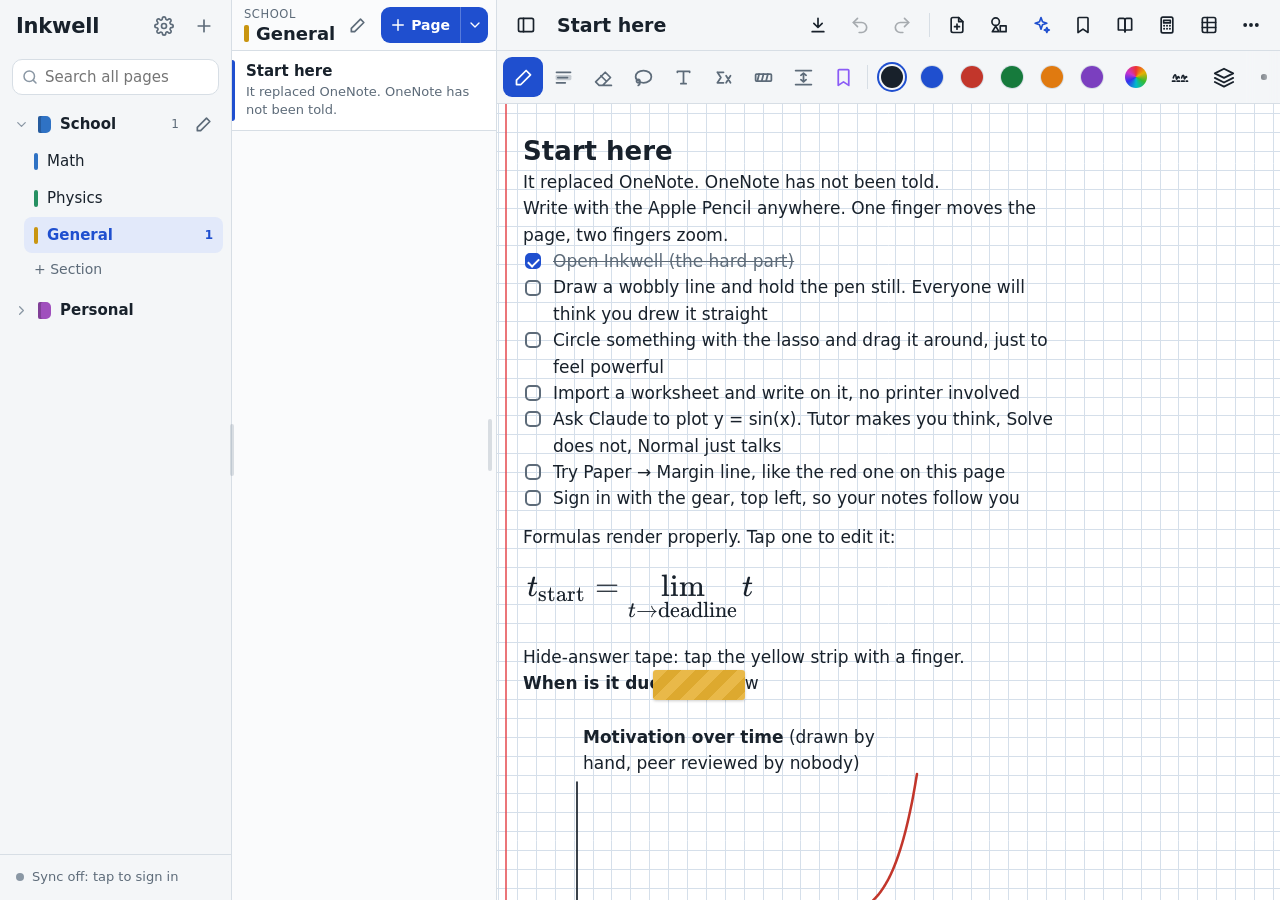
<file: index.html>
<!doctype html>
<html lang="en">
<head>
<meta http-equiv="Content-Security-Policy" content="default-src 'self'; script-src 'self' 'nonce-inkwell-app' 'wasm-unsafe-eval'; style-src 'self' 'unsafe-inline'; img-src 'self' blob: data:; font-src 'self' data:; connect-src 'self' blob: data: https://*.supabase.co wss://*.supabase.co https://www.googleapis.com https://oauth2.googleapis.com https://login.microsoftonline.com https://graph.microsoft.com; worker-src 'self' blob:; object-src 'none'; base-uri 'self'; form-action 'self'">
<meta charset="utf-8">
<meta name="viewport" content="width=device-width,initial-scale=1,maximum-scale=1,user-scalable=no,viewport-fit=cover">
<title>Inkwell</title>
<meta name="apple-mobile-web-app-capable" content="yes">
<meta name="mobile-web-app-capable" content="yes">
<meta name="apple-mobile-web-app-title" content="Inkwell">
<meta name="apple-mobile-web-app-status-bar-style" content="black-translucent">
<meta name="theme-color" content="#F4F6F8" media="(prefers-color-scheme: light)">
<meta name="theme-color" content="#15191E" media="(prefers-color-scheme: dark)">
<link rel="manifest" href="manifest.webmanifest">
<link rel="apple-touch-icon" href="icons/icon-180.png">
<link rel="icon" href="icons/icon-192.png">
<link rel="stylesheet" href="lib/katex/katex.min.css">
<link rel="stylesheet" href="app.css">
</head>
<body>
<div class="edge-top" aria-hidden="true"></div>
<div class="app" id="app" data-left="list" data-view="list">

  <aside class="side" id="side">
    <section class="nav" aria-label="Notebooks">
      <div class="nav-head">
        <div class="brand">Inkwell</div>
        <button class="icon-btn" id="settingsBtn" title="Sync and settings" aria-label="Sync and settings"><svg viewBox="0 0 24 24"><circle cx="12" cy="12" r="3"/><path d="M19.4 15a1.7 1.7 0 0 0 .3 1.8l.1.1a2 2 0 1 1-2.8 2.8l-.1-.1a1.7 1.7 0 0 0-1.8-.3 1.7 1.7 0 0 0-1 1.5V21a2 2 0 1 1-4 0v-.1a1.7 1.7 0 0 0-1.1-1.5 1.7 1.7 0 0 0-1.8.3l-.1.1a2 2 0 1 1-2.8-2.8l.1-.1a1.7 1.7 0 0 0 .3-1.8 1.7 1.7 0 0 0-1.5-1H3a2 2 0 1 1 0-4h.1a1.7 1.7 0 0 0 1.5-1.1 1.7 1.7 0 0 0-.3-1.8l-.1-.1a2 2 0 1 1 2.8-2.8l.1.1a1.7 1.7 0 0 0 1.8.3H9a1.7 1.7 0 0 0 1-1.5V3a2 2 0 1 1 4 0v.1a1.7 1.7 0 0 0 1 1.5 1.7 1.7 0 0 0 1.8-.3l.1-.1a2 2 0 1 1 2.8 2.8l-.1.1a1.7 1.7 0 0 0-.3 1.8V9a1.7 1.7 0 0 0 1.5 1H21a2 2 0 1 1 0 4h-.1a1.7 1.7 0 0 0-1.5 1z"/></svg></button>
        <button class="icon-btn" id="addNb" title="New notebook" aria-label="New notebook"><svg viewBox="0 0 24 24"><path d="M12 5v14M5 12h14"/></svg></button>
      </div>
      <label class="search"><svg viewBox="0 0 24 24"><circle cx="11" cy="11" r="7"/><path d="m20 20-3.5-3.5"/></svg><input id="search" type="search" placeholder="Search all pages" autocomplete="off" aria-label="Search all pages"></label>
      <div class="nb-list" id="nbList"></div>
      <div class="nav-foot">
        <button class="status" id="status" data-s="local"><span class="dot"></span><span id="statusText">On this device only</span></button>
      </div>
    </section>

    <section class="list" aria-label="Pages">
      <div class="list-head">
        <button class="icon-btn only-compact" id="listBack" aria-label="Back to notebooks"><svg viewBox="0 0 24 24"><path d="M15 18l-6-6 6-6"/></svg></button>
        <div class="list-title" id="listTitle"></div>
        <button class="icon-btn" id="editSec" title="Rename section" aria-label="Rename section"><svg viewBox="0 0 24 24"><path d="M4 20h4L19 9l-4-4L4 16v4z"/></svg></button>
        <div class="split">
          <button class="new-page" id="newPage"><svg viewBox="0 0 24 24"><path d="M12 5v14M5 12h14"/></svg>Page</button>
          <button class="new-more" id="newMore" aria-label="New page from template" title="From template"><svg viewBox="0 0 24 24"><path d="m6 9 6 6 6-6"/></svg></button>
        </div>
      </div>
      <div id="secEdit"></div>
      <div class="pages" id="pageList"></div>
    </section>
    <div class="side-grip" data-grip="nav" title="Drag to resize, double-tap to reset" aria-hidden="true"></div>
    <div class="side-grip" data-grip="list" title="Drag to resize, double-tap to reset" aria-hidden="true"></div>
  </aside>

  <aside class="calc" id="calc" hidden aria-label="Calculator">
    <div class="calc-head"><b>Calculator</b><button class="calc-deg" id="calcDeg" title="Angles in degrees or radians">DEG</button><button class="icon-btn" id="calcClear" title="Clear history" aria-label="Clear history"><svg viewBox="0 0 24 24"><path d="M5 7h14M10 7V5h4v2M7 7l1 12h8l1-12"/></svg></button><button class="icon-btn" id="calcClose" title="Close calculator" aria-label="Close calculator"><svg viewBox="0 0 24 24"><path d="M6 6l12 12M18 6 6 18"/></svg></button></div>
    <div class="calc-hist" id="calcHist"></div>
    <div class="calc-disp"><div class="calc-expr" id="calcExpr">0</div><div class="calc-res" id="calcRes"></div></div>
    <div class="calc-keys" id="calcKeys"></div>
  </aside>

  <main class="main" id="main">
    <header class="bar1">
      <button class="tb" id="undo" title="Undo (Ctrl+Z)" aria-label="Undo"><svg viewBox="0 0 24 24"><path d="M9 14 4 9l5-5"/><path d="M4 9h10a6 6 0 0 1 0 12h-3"/></svg></button>
      <button class="tb" id="redo" title="Redo (Ctrl+Y)" aria-label="Redo"><svg viewBox="0 0 24 24"><path d="m15 14 5-5-5-5"/><path d="M20 9H10a6 6 0 0 0 0 12h3"/></svg></button>
      <button class="tb" id="barMore" title="Title, Import, Shapes, Ask Claude and the rest" aria-label="Show the other buttons" aria-expanded="false"><svg viewBox="0 0 24 24"><path d="M4 7h16M4 12h16M4 17h16"/></svg></button>
      <button class="tb" id="barHide" title="Hide the toolbar" aria-label="Hide the toolbar"><svg viewBox="0 0 24 24"><path d="m10 6 6 6-6 6"/></svg></button>
      <div class="bar-extra" id="barExtra">
      <button class="tb" id="sideBtn" title="Show or hide notebooks" aria-label="Show or hide notebooks"><svg viewBox="0 0 24 24"><rect x="3" y="4" width="18" height="16" rx="2"/><path d="M9 4v16"/></svg></button>
      <button class="tb" id="backLink" title="Back to previous page" aria-label="Back to previous page" hidden><svg viewBox="0 0 24 24"><path d="M15 18l-6-6 6-6"/></svg><span id="backLinkName"></span></button>
      <input class="title-in" id="title" placeholder="Untitled page" autocomplete="off" aria-label="Page title">
      <button class="tb" id="continueBtn" title="Continue where you left off" aria-label="Continue where you left off"><svg viewBox="0 0 24 24"><path d="M12 4v11M7 10l5 5 5-5M5 20h14"/></svg><span class="lbl">Continue</span></button>
      <span class="sep"></span>
      <button class="tb" id="insertBtn" title="Import PDF or image" aria-label="Import PDF or image"><svg viewBox="0 0 24 24"><path d="M14 3H7a2 2 0 0 0-2 2v14a2 2 0 0 0 2 2h10a2 2 0 0 0 2-2V8z"/><path d="M14 3v5h5M12 11v6M9 14h6"/></svg><span class="lbl">Import</span></button>
      <button class="tb" id="shapeBtn" title="Insert shape or graph" aria-label="Insert shape or graph"><svg viewBox="0 0 24 24"><circle cx="8" cy="8" r="4.5"/><path d="M13.5 13h7v7h-7z"/><path d="M4 20l4-6.5 4 6.5z"/></svg><span class="lbl">Shapes</span></button>
      <button class="tb ask-tb" id="askBtn" title="Ask Claude about a question on the page" aria-label="Ask Claude"><svg viewBox="0 0 24 24"><path d="M12 3l1.8 5.2L19 10l-5.2 1.8L12 17l-1.8-5.2L5 10l5.2-1.8z"/><path d="M19 15l.8 2.2L22 18l-2.2.8L19 21l-.8-2.2L16 18l2.2-.8z"/></svg><span class="lbl">Ask Claude</span></button>
      <button class="tb later-tb" id="laterBtn" title="Marked for later" aria-label="Marked for later"><svg viewBox="0 0 24 24"><path d="M7 3h10a1 1 0 0 1 1 1v17l-6-4-6 4V4a1 1 0 0 1 1-1z"/></svg><span class="lbl">Later</span><span class="later-n" id="laterCount" hidden></span></button>
      <button class="tb later-tb" id="hwBtn" title="Homework: things you marked to do, with due dates and reminders" aria-label="Homework"><svg viewBox="0 0 24 24"><path d="M4 5.5A1.5 1.5 0 0 1 5.5 4H10a2 2 0 0 1 2 2v14a2 2 0 0 0-2-2H4z"/><path d="M20 5.5A1.5 1.5 0 0 0 18.5 4H14a2 2 0 0 0-2 2v14a2 2 0 0 1 2-2h6z"/></svg><span class="lbl">Homework</span><span class="later-n hw-n" id="hwCount" hidden></span></button>
      <button class="tb" id="calcBtn" title="Calculator" aria-label="Calculator"><svg viewBox="0 0 24 24"><rect x="5" y="2.5" width="14" height="19" rx="2"/><path d="M8 6.5h8v3H8z"/><path d="M8.5 13h.01M12 13h.01M15.5 13h.01M8.5 16.5h.01M12 16.5h.01M15.5 16.5h.01" stroke-width="2.4" stroke-linecap="round"/></svg><span class="lbl">Calculator</span></button>
      <button class="tb" id="paperBtn" title="Paper" aria-label="Paper"><svg viewBox="0 0 24 24"><rect x="4" y="3" width="16" height="18" rx="2"/><path d="M4 9h16M4 15h16M10 3v18"/></svg><span class="lbl">Paper</span></button>
      <button class="tb" id="moreBtn" title="More" aria-label="More"><svg viewBox="0 0 24 24"><circle cx="5" cy="12" r="1.3"/><circle cx="12" cy="12" r="1.3"/><circle cx="19" cy="12" r="1.3"/></svg></button>
      </div>
    </header>

    <button class="tb" id="barShow" title="Show the toolbar" aria-label="Show the toolbar"><svg viewBox="0 0 24 24"><path d="m14 6-6 6 6 6"/></svg></button>
    <div class="bar2" id="toolbar">
      <div class="tools" role="toolbar" aria-label="Tools">
        <button class="tool" data-tool="pen" title="Pen (P)" aria-label="Pen"><svg viewBox="0 0 24 24"><path d="M15 4l5 5L9 20H4v-5L15 4z"/></svg></button>
        <button class="tool" data-tool="hl" title="Highlighter (H)" aria-label="Highlighter"><svg viewBox="0 0 24 24"><path d="M4 6h16M4 18h10"/><rect x="3" y="9" width="18" height="6" rx="1.5" fill="currentColor" stroke="none" opacity=".3"/><path d="M5.5 12h11"/></svg></button>
        <button class="tool" data-tool="eraser" title="Eraser (E)" aria-label="Eraser"><svg viewBox="0 0 24 24"><path d="m7 21-4-4L14 6l6 6-9 9H7zM21 21H11M9 10l6 6"/></svg></button>
        <button class="tool" data-tool="lasso" title="Lasso (L)" aria-label="Lasso"><svg viewBox="0 0 24 24"><path d="M7 16c-2.5-1-4-3-4-5 0-4 4-7 9-7s9 3 9 7-4 7-9 7c-1.5 0-3-.3-4-.8"/><path d="M8 16a2 2 0 1 0 0 .1M8 18c0 1.5-.5 2.5-2 3"/></svg></button>
        <button class="tool" data-tool="text" title="Text box (T)" aria-label="Text box"><svg viewBox="0 0 24 24"><path d="M5 6V5h14v1M12 5v14M9 19h6"/></svg></button>
        <button class="tool" data-tool="math" title="Formula (M)" aria-label="Formula"><svg viewBox="0 0 24 24"><path d="M5 6h7M5 6l4 6-4 6h7M15 10l5 8M20 10l-5 8"/></svg></button>
        <button class="tool" data-tool="tape" title="Hide-answer tape" aria-label="Hide-answer tape"><svg viewBox="0 0 24 24"><rect x="3" y="8" width="18" height="8" rx="1"/><path d="M7 8l-2 8M12 8l-2 8M17 8l-2 8"/></svg></button>
        <button class="tool" data-tool="space" title="Space: drag down to make room, up to close a gap (S)" aria-label="Insert space"><svg viewBox="0 0 24 24"><path d="M3 4h18M3 20h18M12 7v10M9 9.5 12 7l3 2.5M9 14.5l3 2.5 3-2.5"/></svg></button>
        <button class="tool" data-tool="mark" title="Mark for later (K): mark spots to come back to" aria-label="Mark for later"><svg viewBox="0 0 24 24"><path d="M7 3h10a1 1 0 0 1 1 1v17l-6-4-6 4V4a1 1 0 0 1 1-1z"/></svg></button>
        <button class="tool ask-quick" id="askQuick" title="Scan with Claude: draw a box around a question (tap again to stop)" aria-label="Scan with Claude"><svg viewBox="0 0 24 24"><path d="M12 3l1.8 5.2L19 10l-5.2 1.8L12 17l-1.8-5.2L5 10l5.2-1.8z"/><path d="M19 15l.8 2.2L22 18l-2.2.8L19 21l-.8-2.2L16 18l2.2-.8z"/></svg></button>
      </div>
      <span class="sep"></span>
      <div class="opts" id="opts">
        <div class="swatches" id="swatches"></div>
        <div class="seg" id="lassoMode" hidden><button data-m="free" title="Draw a loop around what you want">Free</button><button data-m="box" title="Drag a rectangle; it can also be copied as a picture">Box</button><button data-m="tap" title="Tap things to select them: tap more to add them, tap a selected one to drop it, tap empty space to clear. A loop still works">Tap</button></div>
        <div class="seg" id="eraseMode" hidden><button data-m="stroke" title="Removes whole strokes">Stroke</button><button data-m="area" title="Rubs out only the ink under it">Partial</button></div>
        <button class="tb" id="colorBtn" title="More colours" aria-label="More colours"><span class="rainbow"></span></button>
        <button class="tb" id="assistBtn" hidden title="Writing: Write to text, Reference line" aria-label="Writing options"><svg viewBox="0 0 24 24"><path d="M3 17h18" stroke-dasharray="3 2.5"/><path d="M4 13c1.5-5 3-5 3.5 0s2-5 3.5 0M14 13c1-4 2.5-4 3 0s1.5-3 3-1"/></svg></button>
        <button class="toggle hl-snap" id="hlSnap" hidden title="Stick to text: the highlight lands exactly on the line of text under it, straight and as tall as the text" aria-label="Stick to text" aria-pressed="false"><span class="sw"></span><svg class="tg-ico" viewBox="0 0 24 24" aria-hidden="true"><path d="M4 6h16M4 18h11"/><path d="M3 12h18" stroke-width="6" opacity=".35"/><path d="M5 12h12"/></svg><span class="tg-lbl">Stick to text</span></button>
        <button class="tb layer-btn" id="layerBtn" hidden aria-label="Layers"><svg viewBox="0 0 24 24"><path d="M12 3 2 8l10 5 10-5-10-5zM2 13l10 5 10-5M2 17.5l10 5 10-5"/></svg><span class="ly-name" id="layerName"></span></button>
        <button class="tb tech-btn" id="techBtn" hidden title="Line type" aria-label="Line type and snap"></button>
        <button class="tb" id="pasteBtn" hidden title="Paste: what you copied here, or a picture or text from another app (Ctrl+V)">Paste</button>
        <label class="size" id="sizeWrap" title="Thickness"><span class="size-dot" id="sizeDot"></span><input type="range" id="size" min="1" max="100" aria-label="Thickness"></label>
      </div>
      <div class="fmt" id="fmtBar" hidden role="toolbar" aria-label="Text formatting">
        <button class="tb" data-cmd="bold" aria-label="Bold"><b>B</b></button>
        <button class="tb" data-cmd="italic" aria-label="Italic"><i>I</i></button>
        <button class="tb" data-cmd="underline" aria-label="Underline"><u>U</u></button>
        <button class="tb nofield" data-block="h1">H1</button>
        <button class="tb nofield" data-block="h2">H2</button>
        <button class="tb nofield" data-block="p">Text</button>
        <button class="tb tsize-btn" data-act="tsize" aria-label="Text size" title="Text size"><span id="tsizeVal">17</span><svg viewBox="0 0 24 24" class="tsize-chev"><path d="m7 10 5 5 5-5"/></svg></button>
        <button class="tb nofield" data-act="bullet" aria-label="Bullet list"><svg viewBox="0 0 24 24"><path d="M10 6h10M10 12h10M10 18h10"/><circle cx="5" cy="6" r="1"/><circle cx="5" cy="12" r="1"/><circle cx="5" cy="18" r="1"/></svg></button>
        <button class="tb nofield" data-act="check" aria-label="Checklist"><svg viewBox="0 0 24 24"><rect x="3.5" y="4" width="6" height="6" rx="1.5"/><path d="m4.8 16 1.6 1.6L9.5 14.5M13 7h8M13 16h8"/></svg></button>
        <button class="tb nofield" data-act="mark" aria-label="Highlight text"><svg viewBox="0 0 24 24"><path d="M4 6h16M4 18h10"/><rect x="3" y="9" width="18" height="6" rx="1.5" fill="currentColor" stroke="none" opacity=".3"/><path d="M5.5 12h11"/></svg></button>
        <button class="tb" data-act="tcolor" aria-label="Text colour"><span class="tcolor-a">A</span></button>
        <button class="tb nofield" data-act="link" aria-label="Link to page"><svg viewBox="0 0 24 24"><path d="M10 14a4 4 0 0 0 5.7 0l3-3a4 4 0 0 0-5.7-5.7l-1 1"/><path d="M14 10a4 4 0 0 0-5.7 0l-3 3a4 4 0 0 0 5.7 5.7l1-1"/></svg><span class="tg-lbl">Link</span></button>
        <button class="tb spell-btn" data-act="spell" aria-label="Spelling" title="Spell check: on or off, and the language"><svg viewBox="0 0 24 24"><path d="M3 15 6.5 5 10 15M4.3 11.5h4.4"/><path d="M13 15V5h3a2.5 2.5 0 0 1 0 5h-3 3.5a2.5 2.5 0 0 1 0 5H13z"/><path d="m4 19 2 2 4-4" class="spell-ok"/><path d="M13 20c1-1 2-1 3 0s2 1 3 0 2-1 3 0" class="spell-wave"/></svg></button>
        <button class="tb" data-act="done">Done</button>
      </div>
      <span class="spacer"></span>
      <button class="tb" id="rulerBtn" title="Ruler" aria-label="Ruler"><svg viewBox="0 0 24 24"><rect x="2" y="8" width="20" height="8" rx="1.5" transform="rotate(-30 12 12)"/><path d="m7.6 13.6 1-1.7M10.6 11.9l1.5-2.6M13.6 10.1l1-1.7" /></svg></button>
      <button class="toggle" id="fingerBtn" title="Finger draws: when on, a finger writes like the Pencil; when off, fingers move and zoom the page" aria-label="Finger draws" aria-pressed="false"><span class="sw"></span><svg class="tg-ico" viewBox="0 0 24 24" aria-hidden="true"><g transform="translate(12.58 14.24) rotate(205) scale(.76) translate(-12.2 -2.5)" stroke-width="2.24"><path d="M10.5 13.5V4.2a1.7 1.7 0 0 1 3.4 0v6.3"/><path d="M13.9 9.2a1.7 1.7 0 0 1 3.4 0v1.6"/><path d="M17.3 10.1a1.6 1.6 0 0 1 3.2 0v1.9a6 6 0 0 1-3.4 5.4"/><path d="M10.5 13.5 9 12.2a1.6 1.6 0 0 0-2.3 2.2l1.6 2"/></g><path d="M12.33 16.84c-1.42 2.85-2.85 4.37-4.37 3.23s-2.85-.95-4.18 1.52"/></svg><span class="tg-lbl">Finger draws</span></button>
      <button class="tb shape-rail" id="shapeRail" title="Insert shape or graph" aria-label="Insert shape or graph"><svg viewBox="0 0 24 24"><circle cx="8" cy="8" r="4.5"/><path d="M13.5 13h7v7h-7z"/><path d="M4 20l4-6.5 4 6.5z"/></svg></button>
      <button class="tb zoom" id="zoomBtn" title="Tap: 100%. Hold: lock/unlock max zoom. Double-tap: lock/unlock zoom"><span id="zoomPct">100%</span><svg class="zb-max" hidden viewBox="0 0 12 12" width="11" height="11" aria-label="max zoom locked"><path d="M2 2h8M6 10V4.5M3.5 7 6 4.5 8.5 7" fill="none" stroke="currentColor" stroke-width="1.6" stroke-linecap="round" stroke-linejoin="round"/></svg><svg class="zb-lock" hidden viewBox="0 0 12 12" width="11" height="11" aria-label="zoom locked"><rect x="2" y="5.2" width="8" height="5.6" rx="1.2" fill="currentColor"/><path d="M3.9 5.2V3.8a2.1 2.1 0 0 1 4.2 0v1.4" fill="none" stroke="currentColor" stroke-width="1.5"/></svg></button>
      <button class="tb fresh-paste" id="freshPaste" hidden title="Paste what you just copied (Ctrl+V)" aria-label="Paste what you just copied"><svg viewBox="0 0 24 24"><rect x="5" y="4.5" width="14" height="17" rx="2"/><path d="M9 4.5V4a1.5 1.5 0 0 1 1.5-1.5h3A1.5 1.5 0 0 1 15 4v.5M9 7h6"/><path d="M12 11v6M9.5 14.5 12 17l2.5-2.5"/></svg><span class="fp-lbl">Paste</span></button>
    </div>

    <div class="stage" id="stage">
      <canvas id="bg"></canvas>
      <div class="world" id="worldBack"></div>
      <canvas id="hlm"></canvas>
      <canvas id="ink"></canvas>
      <div class="world" id="worldFront"></div>
      <canvas id="live"></canvas>
      <div class="ruler" id="ruler" hidden><div class="geo-glass"></div><div class="ruler-ticks" id="rulerTicks"></div><svg class="geo-face" id="geoFace" viewBox="-300 -300 600 300"></svg><span class="ruler-angle" id="rulerAngle">0°</span><button class="ruler-snap" id="rulerSnap" title="Snap: turning the ruler clicks into 0°, 15°, 45°, 90° …" aria-pressed="true"><svg viewBox="0 0 24 24"><path d="M6 3v8a6 6 0 0 0 12 0V3"/><path d="M6 7h4M14 7h4"/></svg><span>Snap</span></button><button class="ruler-snap ruler-kind" id="rulerKind" title="Set square: switch to a set square with a protractor scale" aria-label="Set square"><svg viewBox="0 0 24 24"><path class="k-geo" d="M3 18h18L12 9z"/><path class="k-geo" d="M8.5 18a3.5 3.5 0 0 1 7 0"/><rect class="k-rul" x="2" y="9" width="20" height="7" rx="1.5"/><path class="k-rul" d="M6 9v3M10 9v2M14 9v3M18 9v2"/></svg></button><span class="ruler-grip" id="rulerGrip" title="Drag to move the ruler"><svg viewBox="0 0 24 24"><path d="M8 13V5.5a1.5 1.5 0 0 1 3 0V12"/><path d="M11 11.5V4a1.5 1.5 0 0 1 3 0v7.5"/><path d="M14 11.5V5.5a1.5 1.5 0 0 1 3 0V12"/><path d="M17 9.5a1.5 1.5 0 0 1 3 0V14a7 7 0 0 1-7 7h-1.2a6 6 0 0 1-4.6-2.2L4.6 15.6a1.6 1.6 0 0 1 2.4-2.1L8 14.6"/></svg></span><span class="ruler-turn" id="rulerTurnL" data-turn="1" title="Drag to turn the ruler"><svg style="transform:scaleX(-1)" viewBox="0 0 24 24"><path d="M15 4.5a8 8 0 0 1 0 15"/><path d="m12 2 3 2.5-3 2.5M12 17l3 2.5-3 2.5"/></svg></span><span class="ruler-turn" id="rulerTurnR" data-turn="1" title="Drag to turn the ruler"><svg viewBox="0 0 24 24"><path d="M15 4.5a8 8 0 0 1 0 15"/><path d="m12 2 3 2.5-3 2.5M12 17l3 2.5-3 2.5"/></svg></span></div>
      <div class="sel" id="selBox" hidden>
        <div class="sel-rect" id="selRect"><span class="sel-handle" id="selHandle"></span><span class="sel-rot" id="selRot" title="Drag to rotate"><svg viewBox="0 0 24 24"><path d="M20 11a8 8 0 1 0-2.3 5.7"/><path d="M20 4v7h-7"/></svg></span><span class="sel-ang" id="selAng" hidden></span></div>
        <div class="sel-menu" id="selMenu">
          <div class="sel-colors" id="selColors"></div>
          <button class="tb" id="selGraph" hidden title="Add, change or remove the functions on this graph">Formulas</button>
          <button class="tb" id="selMath" hidden title="Claude turns your handwritten formula into a typed one">To formula</button>
          <button class="tb" id="selGroup" hidden>Group</button>
          <button class="tb" id="selUngroup" hidden>Ungroup</button>
          <button class="tb" id="selSize" hidden title="Type an exact size in mm">Size</button>
          <button class="tb" id="selRot90" title="Rotate 90° clockwise" aria-label="Rotate 90°"><svg viewBox="0 0 24 24"><path d="M20 11a8 8 0 1 0-2.3 5.7"/><path d="M20 4v7h-7"/></svg></button>
          <button class="tb" id="selOrder" title="Arrange: bring to front or send to back" aria-label="Arrange"><svg viewBox="0 0 24 24"><rect x="9" y="9" width="11" height="11" rx="2"/><path d="M15 5V5a1 1 0 0 0-1-1H5a1 1 0 0 0-1 1v9a1 1 0 0 0 1 1h0"/></svg></button>
          <button class="tb" id="selText" hidden title="Text of the imported page inside your lasso">Text</button>
          <button class="tb" id="selShot" hidden title="Copy the box as a picture, like a screenshot">Copy as picture</button>
          <button class="tb" id="selHw" title="Homework: add what you selected to your Homework list, with a due date and a reminder" aria-label="Add to Homework"><svg viewBox="0 0 24 24"><path d="M4 5.5A1.5 1.5 0 0 1 5.5 4H10a2 2 0 0 1 2 2v14a2 2 0 0 0-2-2H4z"/><path d="M20 5.5A1.5 1.5 0 0 0 18.5 4H14a2 2 0 0 0-2 2v14a2 2 0 0 1 2-2h6z"/></svg></button>
          <button class="tb" id="selFade" title="Fade: make the selection lighter">Fade</button>
          <button class="tb" id="selCopy">Copy</button>
          <button class="tb" id="selDup">Duplicate</button>
          <button class="tb" id="selDel">Delete</button>
        </div>
      </div>
      <div class="ts" id="tsLayer" hidden>
        <div class="ts-box" id="tsBox"></div>
        <div class="sel-menu ts-menu" id="tsMenu"><span class="ts-n" id="tsN"></span><button class="tb" id="tsCopy">Copy</button><button class="tb" id="tsOpen" title="See the text, copy part of it or put it on the page">Text…</button><button class="tb" id="tsShot" hidden title="Copy the box as a picture, like a screenshot">Copy as picture</button><button class="tb" id="tsHw" title="Add this to your Homework list, with a due date and a reminder">Homework</button></div>
      </div>
      <div class="pg-slider" id="pgSlider" hidden aria-label="Jump to page"><div class="pg-track" id="pgTrack"><div class="pg-ticks" id="pgTicks"></div><div class="pg-thumb" id="pgThumb"></div><div class="pg-label" id="pgLabel"></div></div></div>
      <div class="stage-empty" id="stageEmpty" hidden><div><h3>No page open</h3><p>Pick a page on the left or create a new one.</p></div></div>
    </div>
  </main>
</div>

<!-- popovers -->
<div class="pop" id="paperPop" hidden>
  <div class="pop-title">Paper</div>
  <div class="seg" id="paperType">
    <button data-v="blank">Blank</button><button data-v="lined">Lined</button><button data-v="grid">Grid</button><button data-v="dots">Dots</button><button data-v="hex" title="Hexagons for chemistry: rings and zig-zag chains">Hex</button>
  </div>
  <label class="field" id="fxWrap"><span>Width <b id="fxVal"></b></span><input type="range" id="fx" min="3" max="20" step="0.5"></label>
  <label class="field" id="fyWrap"><span id="fyLbl">Line height <b id="fyVal"></b></span><input type="range" id="fy" min="3" max="20" step="0.5"></label>
  <label class="check-row"><input type="checkbox" id="linkXY"> Square cells</label>
  <button class="toggle shape-snap" id="hexSnap" hidden title="Lines you draw become straight and land on the corners of the hexagons. Curves and small writing stay as drawn."><span class="sw"></span><span>Straighten lines</span></button>
  <button class="toggle shape-snap" id="mlOn" title="A coloured line down the left side, like the margin on school paper"><span class="sw"></span><span>Margin line</span></button>
  <div id="mlOpts" hidden>
    <label class="field"><span>Position <b id="mlXVal"></b></span><input type="range" id="mlX" min="-100" max="150" step="1"></label>
    <div class="ml-row">
      <div class="ml-colors" id="mlColor" role="group" aria-label="Line colour"><button class="swatch" data-v="blue" title="Blue" aria-label="Blue" style="--c:#3B82F6"><span></span></button><button class="swatch" data-v="red" title="Red" aria-label="Red" style="--c:#E5484D"><span></span></button><button class="swatch" data-v="green" title="Green" aria-label="Green" style="--c:#2FA36B"><span></span></button><button class="swatch" data-v="grey" title="Grey" aria-label="Grey" style="--c:#8A96A3"><span></span></button></div>
      <div class="seg ml-width" id="mlWidth" role="group" aria-label="Line thickness"><button data-v="thin" title="Thin" aria-label="Thin"><i></i></button><button data-v="thick" title="Thick" aria-label="Thick"><i></i></button></div>
    </div>
  </div>
  <button class="btn ghost" id="paperDefault">Use for new pages</button>
</div>

<div class="pop" id="morePop" hidden>
  <button class="menu-item" id="mHistory"><svg class="mi" viewBox="0 0 24 24"><circle cx="12" cy="12" r="8.5"/><path d="M12 7v5l3.5 2"/></svg>Page history…</button>
  <button class="menu-item" id="mExport"><svg class="mi" viewBox="0 0 24 24"><path d="M12 4v11M7.5 10.5 12 15l4.5-4.5M5 20h14"/></svg>Export page as PDF</button>
  <button class="menu-item" id="mPractice"><svg class="mi" viewBox="0 0 24 24"><path d="M4 6.5C6.5 5 9.5 5 12 6.5c2.5-1.5 5.5-1.5 8 0V19c-2.500-1.500-5.500-1.500-8 0-2.500-1.500-5.500-1.500-8 0zM12 6.500V19"/></svg>Practice from notes…</button>
  <button class="menu-item" id="mTemplate"><svg class="mi" viewBox="0 0 24 24"><rect x="4" y="4" width="16" height="16" rx="2"/><path d="M4 10h16M10 10v10"/></svg>Save page as template</button>
  <button class="menu-item toggle menu-toggle" id="mSnap" title="When on, a text box placed near the lines of a worksheet sits on them and every line of text follows the next ruled line"><span class="mi-l"><svg class="mi" viewBox="0 0 24 24"><path d="M4 8h16M4 16h16"/><path d="M9 12h6"/></svg>Snap text to lines</span><span class="sw"></span></button>
  <button class="menu-item" id="mFit"><svg class="mi" viewBox="0 0 24 24"><path d="M4 9V4h5M20 9V4h-5M4 15v5h5M20 15v5h-5"/></svg>Fit everything on screen</button>
  <button class="menu-item danger" id="mDelete"><svg class="mi" viewBox="0 0 24 24"><path d="M4.500 7h15M9.500 7V4.500h5V7M6.500 7l1 13h9l1-13"/></svg><span id="mDeleteT">Delete page</span></button>
</div>

<div class="pop later-pop" id="laterPop" hidden>
  <div class="pop-title">Marked for later</div>
  <div class="later-list" id="laterList"></div>
</div>
<div class="wheel" id="wheel" hidden aria-label="Pencil menu"></div>
<div class="pop size-pop" id="sizePop" hidden>
  <div class="pop-title">Exact size</div>
  <form id="sizeForm"><div id="sizeRows"></div><p class="size-err" id="sizeErr" hidden></p><div class="size-act"><button type="submit" class="btn primary">Apply</button></div></form>
</div>
<div class="pop layer-pop" id="layerPop" hidden>
  <div class="pop-title">Layers</div>
  <div class="layer-list" id="layerList"></div>
  <button type="button" class="btn layer-all" id="layerShowAll" hidden>Show all layers</button>
  <p class="tech-note">Tap a layer to draw on it; the eye shows or hides it. Hidden layers are left out when you export or print.</p>
</div>
<div class="pop tech-pop" id="techPop" hidden>
  <div class="pop-title">Line type</div>
  <div class="tech-ls" id="techLs"></div>
  <div class="pop-title">Snap to grid</div>
  <div class="seg tech-snap" id="techSnap"></div>
  <p class="tech-note">Shapes and held lines also snap onto the ends, middles, corners and centres of what is already drawn.</p>
</div>
<div class="pop" id="shapePop" hidden>
  <div class="pop-title">Insert shape</div>
  <div class="shape-grid" id="shapeGrid">
    <button data-shape="line" title="Line" aria-label="Line"><svg viewBox="0 0 24 24"><path d="M4 20 20 4"/></svg></button>
    <button data-shape="arrow" title="Arrow" aria-label="Arrow"><svg viewBox="0 0 24 24"><path d="M4 20 20 4M11 4h9v9"/></svg></button>
    <button data-shape="darrow" title="Double arrow" aria-label="Double arrow"><svg viewBox="0 0 24 24"><path d="M4 20 20 4M11 4h9v9M4 11v9h9"/></svg></button>
    <button data-shape="rect" title="Rectangle" aria-label="Rectangle"><svg viewBox="0 0 24 24"><rect x="3.5" y="6" width="17" height="12"/></svg></button>
    <button data-shape="ellipse" title="Circle / ellipse" aria-label="Circle or ellipse"><svg viewBox="0 0 24 24"><circle cx="12" cy="12" r="8.5"/></svg></button>
    <button data-shape="triangle" title="Triangle" aria-label="Triangle"><svg viewBox="0 0 24 24"><path d="M12 4 21 20H3z"/></svg></button>
    <button data-shape="rtri" title="Right triangle / incline" aria-label="Right triangle"><svg viewBox="0 0 24 24"><path d="M4 4v16h16z"/></svg></button>
    <button data-shape="diamond" title="Diamond" aria-label="Diamond"><svg viewBox="0 0 24 24"><path d="M12 3l9 9-9 9-9-9z"/></svg></button>
    <button data-shape="hexagon" title="Hexagon" aria-label="Hexagon"><svg viewBox="0 0 24 24"><path d="M7.5 4h9l4.5 8-4.5 8h-9L3 12z"/></svg></button>
    <button data-shape="star" title="Star" aria-label="Star"><svg viewBox="0 0 24 24"><path d="M12 3l2.7 5.8 6.3.7-4.7 4.3 1.3 6.2L12 16.9 6.4 20l1.3-6.2L3 9.5l6.3-.7z"/></svg></button>
    <button data-shape="spring" title="Spring" aria-label="Spring"><svg viewBox="0 0 24 24"><path d="M2 12h3l1.5-5 3 10 3-10 3 10 3-10 1.5 5h3"/></svg></button>
    <button data-shape="dim" class="tech-only" hidden title="Dimension" aria-label="Dimension"><svg viewBox="0 0 24 24"><path d="M4 8v10M20 8v10M4 13h16M4 13l3-2M4 13l3 2M20 13l-3-2M20 13l-3 2"/></svg></button>
    <button data-shape="dline" title="Dashed line" aria-label="Dashed line"><svg viewBox="0 0 24 24"><path d="M4 20L20 4" stroke-dasharray="1.6 2.4"/></svg></button>
  </div>
  <button class="btn ghost" id="compassOpen" title="Compass: circles and arcs from a centre point"><svg viewBox="0 0 24 24" width="18" height="18"><circle cx="12" cy="4" r="1.6"/><path d="M11.3 5.5 6 19M12.7 5.5 18 19M5 15.5c4 3.2 10 3.2 14 0"/></svg>&nbsp;Compass</button>
  <div class="grid-maker">
    <button class="btn ghost" id="gridOpen" title="Grid: choose rows and columns, then draw it on the page" aria-expanded="false"><svg viewBox="0 0 24 24" width="18" height="18"><rect x="3.5" y="4.5" width="17" height="15" rx="1"/><path d="M3.5 9.5h17M3.5 14.5h17M9.2 4.5v15M14.8 4.5v15"/></svg>&nbsp;Grid<span class="grid-n" id="gridSize">3 × 4</span></button>
    <div class="grid-panel" id="gridPanel" hidden>
      <div class="grid-steps" id="gridSteps">
        <div class="gstep"><span>Rows</span><div class="stepper" data-k="r"><button data-d="-1" aria-label="Fewer rows">−</button><b id="gridR">3</b><button data-d="1" aria-label="More rows">+</button></div></div>
        <div class="gstep"><span>Columns</span><div class="stepper" data-k="c"><button data-d="-1" aria-label="Fewer columns">−</button><b id="gridC">4</b><button data-d="1" aria-label="More columns">+</button></div></div>
      </div>
      <button class="btn primary" id="gridDraw">Draw grid</button>
    </div>
  </div>
  <div class="grid-maker">
    <button class="btn ghost" id="hcOpen" title="Honeycomb: choose rows and columns, then draw it on the page" aria-expanded="false"><svg viewBox="0 0 24 24" width="18" height="18"><path d="M12 2.5l3.8 2.2v4.4L12 11.3 8.2 9.1V4.7zM8.2 9.1 4.4 11.3v4.4l3.8 2.2 3.8-2.2v-4.4M15.8 9.1l3.8 2.2v4.4l-3.8 2.2-3.8-2.2"/></svg>&nbsp;Honeycomb<span class="grid-n" id="hcSize">3 × 4</span></button>
    <div class="grid-panel" id="hcPanel" hidden>
      <div class="grid-steps" id="hcSteps">
        <div class="gstep"><span>Rows</span><div class="stepper" data-k="r"><button data-d="-1" aria-label="Fewer rows">−</button><b id="hcR">3</b><button data-d="1" aria-label="More rows">+</button></div></div>
        <div class="gstep"><span>Columns</span><div class="stepper" data-k="c"><button data-d="-1" aria-label="Fewer columns">−</button><b id="hcC">4</b><button data-d="1" aria-label="More columns">+</button></div></div>
      </div>
      <button class="btn primary" id="hcDraw">Draw honeycomb</button>
      <button class="toggle shape-snap" id="hexSnap2" title="Lines you draw inside a honeycomb become straight and land on its corners. Curves and small writing stay as drawn."><span class="sw"></span><span>Straighten lines</span></button>
    </div>
  </div>
  <button class="btn ghost" id="graphOpen"><svg viewBox="0 0 24 24" width="18" height="18"><path d="M5 3v18h16M5 3l-2 3M5 3l2 3M21 21l-3-2M21 21l-3 2"/><path d="M8 17c3-1 5-6 11-9"/></svg>&nbsp;Graph / axes</button>
  <button class="toggle shape-snap" id="snapShapes" title="Lines and arrows you draw, and shapes you turn with the rotate handle, click into 0°, 15°, 45°, 90° … when close to those angles"><span class="sw"></span><span>Snap to angles</span></button>
  <div class="tech-only sym-panel" hidden>
    <div class="pop-title">Robotics parts</div>
    <div class="sym-grid" id="symGrid"></div>
    <button class="btn ghost" id="partsBtn">Add parts list</button>
  </div>
  <p class="hint">Drag on the page, or tap for a standard size.</p>
</div>

<div class="pop assist-pop" id="assistPop" hidden>
  <div class="pop-title">Writing</div>
  <button class="toggle" id="scribeBtn"><span class="sw"></span><span>Write to text</span></button>
  <p class="hint">Handwriting becomes typed text when you pause. Needs sign-in.</p>
  <button class="toggle" id="waRef"><span class="sw"></span><span>Reference line</span></button>
  <p class="hint">A faint guide under the line you are writing.</p>
</div>

<div class="pop" id="orderPop" hidden>
  <button class="menu-item" id="selFront"><svg class="mi" viewBox="0 0 24 24"><rect x="8" y="8" width="12" height="12" rx="2"/><path d="M4 15V5a1 1 0 0 1 1-1h10"/><path d="M14 17v-6M11.5 13.5 14 11l2.5 2.5"/></svg>Bring to front</button>
  <button class="menu-item" id="selBack"><svg class="mi" viewBox="0 0 24 24"><rect x="4" y="4" width="12" height="12" rx="2"/><path d="M20 9v10a1 1 0 0 1-1 1H9"/><path d="M10 7v6M7.5 10.5 10 13l2.5-2.5"/></svg>Send to back</button>
</div>
<div class="pop fade-pop" id="fadePop" hidden>
  <label class="field"><span>Fade <b id="fadeVal">100 %</b></span><input type="range" id="fadeRange" min="10" max="100" step="5" value="100"></label>
  <p class="hint">Lower = lighter. 100 % is normal.</p>
</div>

<div class="pop" id="newPop" hidden>
  <div class="pop-title">New page from</div>
  <div id="tmplList"></div>
</div>

<div class="pop" id="colorPop" hidden>
  <div class="pop-title">Colour</div>
  <div class="palette" id="palette"></div>
  <label class="custom-color" id="customRow"><input type="color" id="customColor"><i></i><span>Custom colour</span></label>
  <p class="hint">Hold a toolbar colour to swap it for this one.</p>
</div>

<div class="pop" id="spellPop" hidden>
  <div class="pop-title">Spell check</div>
  <div class="seg"><button data-spell="on">On</button><button data-spell="off">Off</button></div>
  <div class="pop-title">Language</div>
  <div class="spell-langs" id="spellLangs"></div>
  <p class="hint" id="spellNote"></p>
  <button class="menu-item" id="spellForget" hidden></button>
</div>
<div class="spell-bar" id="spellBar" hidden></div>
<div class="pop" id="tcolorPop" hidden>
  <div class="palette" id="tpalette"></div>
  <label class="custom-color"><input type="color" id="tCustom"><i></i><span>Custom colour</span></label>
</div>

<div class="pop tsize-pop" id="tsizePop" hidden>
  <div class="pop-title">Text size</div>
  <div class="tsize-list" id="tsizeList"></div>
</div>

<!-- dialogs -->
<div class="modal" id="importDlg" hidden>
  <div role="dialog" aria-modal="true" class="dlg">
    <div class="dlg-head"><h3>Import</h3><button class="icon-btn" data-close aria-label="Close"><svg viewBox="0 0 24 24"><path d="M6 6l12 12M18 6 6 18"/></svg></button></div>
    <div class="import-pick" id="importPick">
      <p>Choose a PDF, a Word file (.docx) or an image.</p>
      <div class="import-btns"><label class="btn primary file-btn">Choose file<input type="file" id="importFile" accept="application/pdf,image/*,.docx,application/vnd.openxmlformats-officedocument.wordprocessingml.document"></label>
      <button class="btn ghost" id="scanBtn"><svg viewBox="0 0 24 24" width="18" height="18"><path d="M4 8V6a2 2 0 0 1 2-2h2M16 4h2a2 2 0 0 1 2 2v2M20 16v2a2 2 0 0 1-2 2h-2M8 20H6a2 2 0 0 1-2-2v-2"/><circle cx="12" cy="12" r="3.2"/></svg>Scan paper with camera</button></div>
    </div>
    <div class="import-setup" id="importSetup" hidden>
      <div class="import-preview" id="importPreview"></div>
      <div class="imp-rot"><span>Turn pages <b id="impRotVal">upright</b></span><button class="btn ghost" id="impRotL" title="Turn all pages 90° to the left" aria-label="Turn all pages left"><svg viewBox="0 0 24 24" width="18" height="18" style="transform:scaleX(-1)"><path d="M20 11a8 8 0 1 0-2.3 5.7"/><path d="M20 4v7h-7"/></svg></button><button class="btn ghost" id="impRotR" title="Turn all pages 90° to the right" aria-label="Turn all pages right"><svg viewBox="0 0 24 24" width="18" height="18"><path d="M20 11a8 8 0 1 0-2.3 5.7"/><path d="M20 4v7h-7"/></svg></button></div>
      <label class="field"><span>Size <b id="impSizeVal">100%</b> <em>(100% = A4 width)</em></span><input type="range" id="impSize" min="20" max="200" step="5" value="100"></label>
      <label class="field" id="impPagesWrap"><span>Pages <em id="impCount"></em></span><input type="text" id="impPages" placeholder="All, or e.g. 1-3, 5" autocomplete="off"></label>
      <div class="dlg-actions"><button class="btn ghost" id="impOther">Other file</button><button class="btn primary" id="impGo">Print onto page</button></div>
      <p class="hint" id="impStatus"></p>
    </div>
  </div>
</div>

<div class="modal" id="scanDlg" hidden>
  <div role="dialog" aria-modal="true" class="dlg scan-dlg">
    <div class="dlg-head"><h3>Scan paper</h3><button class="icon-btn" data-close aria-label="Close"><svg viewBox="0 0 24 24"><path d="M6 6l12 12M18 6 6 18"/></svg></button></div>
    <div class="import-pick" id="scanPick">
      <p id="scanPickMsg">Lay the sheet on a darker table, take the photo from above, and Inkwell straightens it.</p>
      <div class="scan-picks"><label class="btn primary file-btn" id="scanTake">Take photo<input type="file" id="scanFile" accept="image/*" capture="environment"></label><label class="btn ghost file-btn">Choose photos<input type="file" id="scanFiles" accept="image/*" multiple></label></div>
      <button class="btn ghost" id="scanDone" hidden>Done</button>
    </div>
    <div id="scanSetup" hidden class="scan-setup">
      <div class="scan-view" id="scanView"><canvas id="scanCv"></canvas><span class="scan-h"></span><span class="scan-h"></span><span class="scan-h"></span><span class="scan-h"></span></div>
      <div class="scan-row">
        <div class="seg" id="scanMode"><button data-v="doc" class="on" title="White paper, crisp ink, no shadows">Document</button><button data-v="photo" title="Colours as photographed">Photo</button></div>
        <button class="btn ghost" id="scanRot" title="Turn 90°"><svg viewBox="0 0 24 24" width="18" height="18"><path d="M20 11a8 8 0 1 0-2.3 5.7"/><path d="M20 4v7h-7"/></svg></button>
        <button class="btn ghost" id="scanRetake">Retake</button>
      </div>
      <div class="dlg-actions"><button class="btn ghost" id="scanNext">Add &amp; scan next</button><button class="btn primary" id="scanGo">Add to page</button></div>
      <button class="btn ghost scan-all" id="scanAll" hidden>Add all</button>
    </div>
    <p class="hint" id="scanStatus"></p>
  </div>
</div>

<div class="modal" id="mathDlg" hidden>
  <div role="dialog" aria-modal="true" class="dlg">
    <div class="dlg-head"><h3>Formula</h3><button class="icon-btn" data-close aria-label="Close"><svg viewBox="0 0 24 24"><path d="M6 6l12 12M18 6 6 18"/></svg></button></div>
    <div class="math-keys" id="mathKeys"></div>
    <textarea id="mathIn" rows="3" spellcheck="false" autocapitalize="off" autocomplete="off" placeholder="\frac{a+b}{2} = x^2"></textarea>
    <div class="math-preview" id="mathPreview"></div>
    <label class="field"><span>Size <b id="mathSizeVal"></b></span><input type="range" id="mathSize" min="14" max="64" step="1"></label>
    <div class="dlg-actions"><button class="btn danger" id="mathDel">Delete</button><button class="btn primary" id="mathOk">Done</button></div>
  </div>
</div>

<div class="modal" id="linkDlg" hidden>
  <div role="dialog" aria-modal="true" class="dlg">
    <div class="dlg-head"><h3 id="linkTitle">Link to page</h3><button class="icon-btn" data-close aria-label="Close"><svg viewBox="0 0 24 24"><path d="M6 6l12 12M18 6 6 18"/></svg></button></div>
    <input type="search" id="linkSearch" class="text-in" placeholder="Search pages" autocomplete="off">
    <div class="link-list" id="linkList"></div>
  </div>
</div>

<div class="modal" id="tmplDlg" hidden>
  <div role="dialog" aria-modal="true" class="dlg">
    <div class="dlg-head"><h3>Save as template</h3><button class="icon-btn" data-close aria-label="Close"><svg viewBox="0 0 24 24"><path d="M6 6l12 12M18 6 6 18"/></svg></button></div>
    <label class="field"><span>Template name</span><input type="text" id="tmplName" class="text-in" autocomplete="off"></label>
    <p class="hint">Saves the paper, text, formulas, ink and imported pages on this page. New pages made from it start as a copy.</p>
    <div class="dlg-actions"><span></span><button class="btn primary" id="tmplSave">Save template</button></div>
  </div>
</div>

<div class="modal" id="settingsDlg" hidden>
  <div role="dialog" aria-modal="true" class="dlg">
    <div class="dlg-head"><h3>Settings</h3><button class="icon-btn" data-close aria-label="Close"><svg viewBox="0 0 24 24"><path d="M6 6l12 12M18 6 6 18"/></svg></button></div>
    <p class="set-h">Sync</p>
    <div id="setNoConfig" hidden>
      <p>Sync is not set up yet. Add your Supabase URL and key to <code>config.js</code>, upload it again, then reopen Inkwell.</p>
      <p class="hint">Until then, notes are saved on this device.</p>
    </div>
    <form id="authForm" hidden>
      <div class="g-signin">
        <button type="button" class="btn primary g-btn" id="gLogin"><svg viewBox="0 0 24 24" aria-hidden="true"><path fill="#fff" d="M21.6 12.2c0-.7-.1-1.4-.2-2H12v3.8h5.4a4.6 4.6 0 0 1-2 3v2.5h3.2c1.9-1.7 3-4.3 3-7.3z"/><path fill="#fff" opacity=".85" d="M12 22c2.7 0 5-.9 6.6-2.4l-3.2-2.5c-.9.6-2 1-3.4 1-2.6 0-4.8-1.8-5.6-4.1H3.1v2.6A10 10 0 0 0 12 22z"/><path fill="#fff" opacity=".7" d="M6.4 14c-.2-.6-.3-1.3-.3-2s.1-1.4.3-2V7.4H3.1a10 10 0 0 0 0 9.2L6.4 14z"/><path fill="#fff" opacity=".55" d="M12 5.9c1.5 0 2.8.5 3.8 1.5l2.9-2.9A10 10 0 0 0 3.1 7.4L6.4 10c.8-2.3 3-4.1 5.6-4.1z"/></svg>Sign in with Google</button>
        <p class="hint">Use the same Google account on every device. Your notes and pictures are saved in your own Google Drive (15 GB free), in a folder called "Inkwell pictures". On Google's screen, leave the Google Drive box ticked.</p>
        <p class="hint" id="gLoginMsg"></p>
      </div>
      <div id="authOld" hidden>
      <label class="field"><span>Email</span><input type="email" id="authEmail" class="text-in" autocomplete="username" required></label>
      <label class="field"><span>Password</span><input type="password" id="authPass" class="text-in" autocomplete="current-password" minlength="6" required></label>
      <button type="button" class="link-btn" id="authForgot">Forgot password?</button>
      <div class="dlg-actions"><button type="button" class="btn ghost" id="authSignup">Create account</button><button type="submit" class="btn primary">Sign in</button></div>
      <p class="hint" id="authMsg"></p>
      </div>
    </form>
    <form id="resetForm" novalidate hidden>
      <p class="hint">Inkwell emails you a link. Open it to choose a new password.</p>
      <label class="field"><span>Email</span><input type="email" id="resetEmail" class="text-in" autocomplete="username" required></label>
      <div class="dlg-actions"><button type="button" class="btn ghost" id="resetBack">Back</button><button type="submit" class="btn primary" id="resetSend">Send link</button></div>
      <p class="hint" id="resetMsg"></p>
      <div id="resetPaste" class="auth-sub" hidden>
        <p class="hint">Tap the link in the email. If it opens a page that cannot load, copy that page's address (or the link itself) and paste it here.</p>
        <label class="field"><span>Link from the email</span><input type="url" id="resetLink" class="text-in" placeholder="Paste the link here" autocomplete="off" autocapitalize="off" spellcheck="false"></label>
        <div class="dlg-actions"><span></span><button type="button" class="btn primary" id="resetUse">Continue</button></div>
        <p class="hint" id="resetLinkMsg"></p>
      </div>
    </form>
    <form id="newPassForm" novalidate hidden>
      <p class="hint" id="newPassHint">Choose a new password.</p>
      <input type="email" id="newPassUser" autocomplete="username" tabindex="-1" aria-hidden="true" class="vh">
      <label class="field"><span>New password</span><input type="password" id="newPass" class="text-in" autocomplete="new-password" minlength="6" required></label>
      <div class="dlg-actions"><button type="button" class="btn ghost" id="newPassCancel">Cancel</button><button type="submit" class="btn primary">Save password</button></div>
      <p class="hint" id="newPassMsg"></p>
    </form>
    <div id="signedIn" hidden>
      <p>Signed in as <b id="whoami"></b></p>
      <p class="hint" id="syncInfo"></p>
      <div class="dlg-actions"><span class="btn-pair"><button class="btn ghost" id="signOut">Sign out</button><button class="btn ghost" id="changePass" hidden>Change password</button></span><button class="btn primary" id="syncNow">Sync now</button></div>
    </div>
    <hr>
    <p class="set-h">Appearance</p>
    <div class="set-row"><span>Theme</span><div class="seg" id="setTheme"><button data-v="auto">Auto</button><button data-v="light">Light</button><button data-v="dark">Dark</button></div></div>
    <div class="set-row"><span>Straighten shapes</span><div class="seg" id="setHold"><button data-v="0">Off</button><button data-v="350">Fast</button><button data-v="550">Normal</button><button data-v="900">Slow</button></div></div>
    <p class="hint" id="setHoldHint"></p>
    <div class="set-row"><span>Max zoom</span><div class="seg" id="setZoom"><button data-v="cur" id="setZoomCur">Use current zoom</button><button data-v="none">No limit</button></div></div>
    <p class="hint" id="setZoomHint"></p>
    <div class="set-row"><span>Toolbar position</span><div class="seg" id="setBar"><button data-v="top">Top</button><button data-v="bottom">Bottom</button><button data-v="left">Left</button><button data-v="right">Right</button></div></div>
    <div class="set-row"><span>Left side of the page</span><div class="seg" id="setLeft"><button data-v="0">Endless</button><button data-v="1">Fixed edge</button></div></div>
    <p class="hint" id="setLeftHint"></p>
    <div class="set-row"><span>Read handwriting &amp; scans</span><div class="seg" id="setHw"><button data-v="on">On</button><button data-v="docs">Docs only</button><button data-v="off">Off</button></div></div>
    <p class="hint" id="setHwHint"></p>
    <div class="set-row"><span>Pencil menu</span><div class="seg" id="setWheel"><button data-v="off">Off</button><button data-v="right">Right hand</button><button data-v="left">Left hand</button></div></div>
    <p class="hint" id="setWheelHint"></p>
    <hr>
    <p class="set-h">Ask Claude</p>
    <div class="set-row"><span>Model</span><div class="seg" id="setModel"><button data-v="auto">Auto</button><button data-v="fast">Fast</button><button data-v="smart">Smart</button></div></div>
    <p class="hint" id="setModelHint"></p>
    <hr>
    <p class="set-h">Your notes</p>
    <div class="set-row"><span id="trashInfo">Recently deleted</span><button class="btn ghost" id="trashBtn">Open</button></div>
    <div class="dlg-actions"><span class="hint" id="storageInfo"></span><button class="btn ghost" id="backupBtn">Download backup</button></div>
    <div class="set-row cloud-row" id="dbRow" hidden><div class="cloud-meter"><div class="cloud-bar" id="dbBar" role="meter" aria-label="Notes server storage" aria-valuemin="0" aria-valuemax="100"><i id="dbUsed"></i></div><span id="dbInfo"></span></div></div>
    <div class="set-row cloud-row" id="cloudRow" hidden><div class="cloud-meter"><div class="cloud-bar" id="cloudBar"><i id="cloudAll"></i><i id="cloudMine"></i></div><span id="cloudInfo"></span></div></div>
    <div class="gd-box" id="gdBox" hidden>
      <div class="gd-head"><span class="cloud-label">Google Drive</span><span class="hint" id="gdState"></span></div>
      <p class="hint" id="gdWhy">Inkwell saves your notes and pictures in your own Google Drive. Connect it to keep adding pictures; until then, new pictures wait on this device.</p>
      <div class="gd-btns"><button class="btn ghost" id="gdConnect">Connect Google Drive</button><button class="btn ghost" id="cleanupBtn">Clean up</button><button class="btn ghost" id="gdMove" hidden>Move my pictures there</button><button class="btn ghost" id="gdToggle" hidden>Use shared storage instead</button></div>
    </div>
    <div class="set-row clean-row"><span class="hint" id="cleanInfo">Images nothing uses any more</span><button class="btn ghost" id="cleanBtn">Free up space</button></div>
    <div class="set-row clean-row"><span class="hint">Bring over your OneNote notebooks</span><button class="btn ghost" id="onBtn">Import from OneNote</button></div>
    <hr>
    <div class="set-row"><span class="ver-wrap"><span class="hint" id="verInfo">Inkwell</span><button class="link-btn ver-log" id="logBtn">See changes</button><button class="link-btn ver-log" id="problemsBtn" hidden>Problems</button></span><button class="btn ghost" id="updBtn">Check for update</button></div>
  </div>
</div>

<div class="modal" id="problemsDlg" hidden>
  <div role="dialog" aria-modal="true" class="dlg log-dlg">
    <div class="dlg-head"><div class="log-title"><h3>Problems</h3><p>What went wrong since Inkwell opened. Send a screenshot if something does not work.</p></div><button class="icon-btn" data-close aria-label="Close"><svg viewBox="0 0 24 24"><path d="M6 6l12 12M18 6 6 18"/></svg></button></div>
    <pre class="problems" id="problemsList"></pre>
  </div>
</div>
<div class="modal" id="logDlg" hidden>
  <div role="dialog" aria-modal="true" class="dlg log-dlg">
    <div class="dlg-head"><div class="log-title"><h3>What's new</h3><p id="logVer"></p></div><button class="icon-btn" data-close aria-label="Close"><svg viewBox="0 0 24 24"><path d="M6 6l12 12M18 6 6 18"/></svg></button></div>
    <div class="changelog" id="changelog"></div>
  </div>
</div>

<textarea id="pasteCatch" aria-hidden="true" tabindex="-1" style="position:fixed;left:0;top:0;width:1px;height:1px;opacity:0;pointer-events:none;border:0;padding:0;resize:none"></textarea>
<div class="modal" id="hwListDlg" hidden>
  <div role="dialog" aria-modal="true" class="dlg hw-list-dlg">
    <div class="dlg-head"><h3>Homework</h3><button class="icon-btn" data-close aria-label="Close"><svg viewBox="0 0 24 24"><path d="M6 6l12 12M18 6 6 18"/></svg></button></div>
    <div class="hw-list" id="hwList"></div>
  </div>
</div>

<div class="modal" id="hwViewDlg" hidden>
  <div role="dialog" aria-modal="true" class="dlg hw-view-dlg">
    <div class="dlg-head"><h3 id="hwvDue">Homework</h3><button class="icon-btn" data-close aria-label="Close"><svg viewBox="0 0 24 24"><path d="M6 6l12 12M18 6 6 18"/></svg></button></div>
    <img id="hwvImg" alt="The part you marked">
    <p class="hw-v-text" id="hwvText"></p>
    <p class="hint" id="hwvInfo"></p>
    <div class="dlg-actions"><span class="btn-pair"><button class="btn ghost" id="hwvDel">Delete</button><button class="btn ghost" id="hwvEdit">Edit</button><button class="btn ghost" id="hwvGo">Open page</button></span><button class="btn primary" id="hwvDone">Done</button></div>
  </div>
</div>

<div class="modal" id="hwDlg" hidden>
  <div role="dialog" aria-modal="true" class="dlg hw-dlg">
    <div class="dlg-head"><h3 id="hwDlgTitle">Add to Homework</h3><button class="icon-btn" data-close aria-label="Close"><svg viewBox="0 0 24 24"><path d="M6 6l12 12M18 6 6 18"/></svg></button></div>
    <img id="hwImg" alt="The part you marked">
    <label class="field"><span>What to do</span><textarea id="hwText" rows="3" placeholder="e.g. Skript S. 178, Aufgabe 3"></textarea></label>
    <label class="field"><span>Due</span><input type="date" id="hwDue" class="text-in"></label>
    <div class="dlg-actions"><span></span><button class="btn primary" id="hwSave">Add</button></div>
  </div>
</div>

<div class="modal" id="shotDlg" hidden>
  <div role="dialog" aria-modal="true" class="dlg shot-dlg">
    <div class="dlg-head"><h3>Picture of the box</h3><button class="icon-btn" data-close aria-label="Close"><svg viewBox="0 0 24 24"><path d="M6 6l12 12M18 6 6 18"/></svg></button></div>
    <p class="hint">Copying straight to the clipboard was not allowed here. Press and hold the picture, then Copy or Save.</p>
    <img id="shotImg" alt="Picture of the selected box">
    <div class="dlg-actions"><span></span><button class="btn ghost" id="shotPut">Put on page</button></div>
  </div>
</div>

<div class="modal" id="tsDlg" hidden>
  <div role="dialog" aria-modal="true" class="dlg ts-dlg">
    <div class="dlg-head"><h3>Text from the page</h3><button class="icon-btn" data-close aria-label="Close"><svg viewBox="0 0 24 24"><path d="M6 6l12 12M18 6 6 18"/></svg></button></div>
    <p class="hint">Select part of it to copy or put only that part, or change it first.</p>
    <textarea id="tsText" spellcheck="false"></textarea>
    <div class="dlg-actions"><button class="btn ghost" id="tsDlgPut">Put on page</button><button class="btn primary" id="tsDlgCopy">Copy</button></div>
  </div>
</div>

<div class="modal" id="graphDlg" hidden>
  <div role="dialog" aria-modal="true" class="dlg">
    <div class="dlg-head"><h3>Graph</h3><button class="icon-btn" data-close aria-label="Close"><svg viewBox="0 0 24 24"><path d="M6 6l12 12M18 6 6 18"/></svg></button></div>
    <div class="seg" id="gType"><button data-v="q1">x / y</button><button data-v="q4">4 quadrants</button><button data-v="3d">x / y / z</button></div>
    <div class="g-grid">
      <label class="field"><span>Horizontal axis</span><input type="text" class="text-in" id="gLx" autocomplete="off" autocapitalize="off"></label>
      <label class="field"><span>Vertical axis</span><input type="text" class="text-in" id="gLy" autocomplete="off" autocapitalize="off"></label>
      <label class="field g3"><span>Third axis</span><input type="text" class="text-in" id="gLz" autocomplete="off" autocapitalize="off"></label>
    </div>
    <div class="g-grid g2d">
      <label class="field"><span>Horizontal from</span><input type="text" inputmode="decimal" class="text-in" id="gX0"></label>
      <label class="field"><span>to</span><input type="text" inputmode="decimal" class="text-in" id="gX1"></label>
      <label class="field"><span>step</span><input type="text" inputmode="decimal" class="text-in" id="gXs"></label>
      <label class="field"><span>Vertical from</span><input type="text" inputmode="decimal" class="text-in" id="gY0"></label>
      <label class="field"><span>to</span><input type="text" inputmode="decimal" class="text-in" id="gY1"></label>
      <label class="field"><span>step</span><input type="text" inputmode="decimal" class="text-in" id="gYs"></label>
    </div>
    <button type="button" class="toggle g-link g2d" id="gLink" aria-pressed="false"><span class="sw"></span><span>Same from / to on both axes</span></button>
    <div class="g2d">
      <label class="check-row"><input type="checkbox" id="gNums"> Numbers on the axes</label>
      <label class="check-row"><input type="checkbox" id="gGrid"> Grid lines</label>
      <label class="field"><span>Plot a function (optional) <em>e.g. 2x+1, 0.5*9.81*x^2, sin(x)</em></span><input type="text" class="text-in" id="gFn" placeholder="y = …" autocomplete="off" autocapitalize="off" spellcheck="false"></label>
      <p class="hint" id="gFnMsg"></p>
    </div>
    <div class="g-look-title">Look</div>
    <canvas id="gPrev" aria-label="Preview of the graph"></canvas>
    <div class="g-look">
      <span>Size</span><div class="seg" id="gSize"><button data-v="0.75">Small</button><button data-v="1">Medium</button><button data-v="1.4">Large</button></div>
      <span>Axes colour</span><div class="g-sw" id="gAxC"></div>
      <span class="g2d">Curve colour</span><div class="g-sw g2d" id="gFnC"></div>
      <span class="g2d">Curve</span><div class="seg g2d" id="gFnW"><button data-v="0.7">Thin</button><button data-v="1.15">Normal</button><button data-v="1.8">Thick</button></div>
      <span class="g2d">Curve line</span><div class="seg g2d" id="gFnS"><button data-v="solid">Solid</button><button data-v="dash">Dashed</button><button data-v="dot">Dotted</button></div>
      <label class="field g2d"><span>Grid lines <b id="gGridOv"></b></span><input type="range" id="gGridO" min="10" max="100" step="5"></label>
      <label class="field"><span>Fade the whole graph <b id="gAllOv"></b></span><input type="range" id="gAllO" min="10" max="100" step="5"></label>
      <label class="check-row"><input type="checkbox" id="gArrows"> Arrow tips on the axes</label>
      <label class="check-row"><input type="checkbox" id="gBg"> Solid background (hides the paper grid behind the graph)</label>
    </div>
    <p class="hint">Inserted as ink and formulas: move or resize it with the lasso, tap a label to edit it. Select it later and tap Fade to make it lighter.</p>
    <div class="dlg-actions"><span></span><button class="btn primary" id="gInsert">Insert</button></div>
  </div>
</div>

<div class="modal" id="gAddDlg" hidden>
  <div role="dialog" aria-modal="true" class="dlg">
    <div class="dlg-head"><h3 id="gaTitle">Add formula to the graph</h3><button class="icon-btn" data-close aria-label="Close"><svg viewBox="0 0 24 24"><path d="M6 6l12 12M18 6 6 18"/></svg></button></div>
    <div id="gaListWrap" hidden><div class="ga-list" id="gaList"></div></div>
    <label class="field"><span>Function <em>e.g. 2x+1, 0.5*9.81*x^2, sin(x)</em></span><input type="text" class="text-in" id="gaFn" placeholder="y = …" autocomplete="off" autocapitalize="off" spellcheck="false" enterkeyhint="done"></label>
    <p class="hint" id="gaMsg"></p>
    <div class="g-look">
      <span>Colour</span><div class="g-sw" id="gaC"></div>
      <span>Line</span><div class="seg" id="gaS"><button data-v="solid">Solid</button><button data-v="dash">Dashed</button><button data-v="dot">Dotted</button></div>
    </div>
    <label class="check-row"><input type="checkbox" id="gaLbl"> Write the formula next to the curve</label>
    <div class="dlg-actions"><button class="btn ghost" id="gaNew" hidden>New formula</button><span></span><button class="btn primary" id="gaAdd">Add</button></div>
  </div>
</div>

<div class="ask" id="askPanel" hidden>
  <div class="ask-head" id="askHead">
    <span class="ask-title"><svg viewBox="0 0 24 24" width="18" height="18"><path d="M12 3l1.8 5.2L19 10l-5.2 1.8L12 17l-1.8-5.2L5 10l5.2-1.8z"/></svg>Claude<span class="ask-tech" id="askTech" hidden title="In a technical notebook Claude helps as a robotics design reviewer">Robotics</span></span>
    <label class="ask-mode"><select id="askModeSel" aria-label="How Claude helps"><option value="normal">Normal</option><option value="tutor">Tutor</option><option value="solve">Solve</option><option value="check">Check</option><option value="practice">Practice</option></select></label>
    <button class="icon-btn" id="askHist" title="History: earlier chats" aria-label="Chat history"><svg viewBox="0 0 24 24"><path d="M3 12a9 9 0 1 0 3-6.7L3 8"/><path d="M3 3v5h5M12 7v5l3 2"/></svg></button>
    <button class="icon-btn" id="askNew" title="New chat" aria-label="New chat"><svg viewBox="0 0 24 24"><path d="M12 5v14M5 12h14"/></svg></button>
    <button class="icon-btn" id="askMin" title="Minimise" aria-label="Minimise"><svg viewBox="0 0 24 24"><path d="M6 12h12"/></svg></button>
    <button class="icon-btn" id="askClose" title="Close" aria-label="Close"><svg viewBox="0 0 24 24"><path d="M6 6l12 12M18 6 6 18"/></svg></button>
  </div>
  <div class="ask-log" id="askLog"></div>
  <div class="ask-att" id="askAtt" hidden><div class="ask-thumbs" id="askThumbs"></div><span id="askAttN">Scan attached</span><button class="btn ghost" id="askAttMore" title="Draw a box around another part; all scans go out together">+ Scan more</button><button class="icon-btn" id="askAttX" title="Remove all" aria-label="Remove all pictures"><svg viewBox="0 0 24 24"><path d="M6 6l12 12M18 6 6 18"/></svg></button></div>
  <div class="ask-foot">
    <button class="icon-btn" id="askScan" title="Scan a question: draw a box around it" aria-label="Scan a question"><svg viewBox="0 0 24 24"><path d="M4 8V5a1 1 0 0 1 1-1h3M16 4h3a1 1 0 0 1 1 1v3M20 16v3a1 1 0 0 1-1 1h-3M8 20H5a1 1 0 0 1-1-1v-3M7 12h10"/></svg></button>
    <button class="icon-btn" id="askPhoto" title="Upload a photo or picture" aria-label="Upload a photo or picture"><svg viewBox="0 0 24 24"><rect x="3" y="5" width="18" height="14" rx="2"/><circle cx="9" cy="10" r="1.6"/><path d="m21 16-5-5-8 8"/></svg></button>
    <input type="file" id="askPhotoFile" accept="image/*" multiple hidden>
    <textarea id="askIn" rows="1" placeholder="Ask about your notes…"></textarea>
    <button class="btn primary" id="askSend">Send</button>
  </div>
</div>

<div class="modal" id="practiceDlg" hidden>
  <div role="dialog" aria-modal="true" class="dlg">
    <div class="dlg-head"><h3>Practice</h3><button class="icon-btn" data-close aria-label="Close"><svg viewBox="0 0 24 24"><path d="M6 6l12 12M18 6 6 18"/></svg></button></div>
    <p class="hint">Tick the pages with your learning objectives, exercises and notes, or add files. Claude gives you one exercise at a time and checks your answers: type them, or scan your handwritten work.</p>
    <select id="pracNb" class="text-in" aria-label="Notebook"></select>
    <div class="prac-list" id="pracList"></div>
    <div class="prac-files" id="pracFiles"></div>
    <div><button class="btn ghost" id="pracAdd">Add a file (PDF or photo)</button><input type="file" id="pracFile" accept="application/pdf,image/*" multiple hidden></div>
    <label class="field"><span>Focus <em>(optional)</em></span><input type="text" id="pracFocus" placeholder="e.g. test on Friday, chapter 2, only calculations" autocomplete="off"></label>
    <p class="hint" id="pracInfo"></p>
    <div class="dlg-actions"><span></span><button class="btn primary" id="pracGo">Start practice</button></div>
  </div>
</div>

<div class="modal" id="onenoteDlg" hidden>
  <div role="dialog" aria-modal="true" class="dlg">
    <div class="dlg-head"><h3>Import from OneNote</h3><button class="icon-btn" data-close aria-label="Close"><svg viewBox="0 0 24 24"><path d="M6 6l12 12M18 6 6 18"/></svg></button></div>
    <ol class="on-track" id="onTrack"><li data-s="setup">Set up</li><li data-s="signin">Sign in</li><li data-s="pick">Import</li></ol>
    <div class="on-step" id="onSetup" hidden>
      <p class="hint">Once only, about 5 minutes. Microsoft only lets apps it knows read OneNote, so you register Inkwell with Microsoft and copy back one ID. Easiest on a computer: open Inkwell there, do the whole import there, and it syncs to the iPad.</p>
      <ol class="on-guide">
        <li><b>Open Microsoft Entra</b> and sign in with the Microsoft account that has your OneNote.
          <div class="on-do"><a class="btn ghost" href="https://entra.microsoft.com/" target="_blank" rel="noopener">Open Microsoft Entra</a></div>
          <span class="hint">If it says you have no access or no directory: first make a free Azure account (it asks for a card to check it is you; registering Inkwell costs nothing), then open Entra again.</span>
          <div class="on-do"><a class="btn ghost" href="https://azure.microsoft.com/free/" target="_blank" rel="noopener">Free Azure account</a></div></li>
        <li><b>New registration.</b> Type <i>App registrations</i> in the search bar at the top, open it, tap <i>New registration</i>.</li>
        <li><b>Fill in the form.</b>
          <span class="on-row">Name: <code>Inkwell</code> <button class="btn ghost on-copy" data-copy="Inkwell">Copy</button></span>
          <span class="on-row">Supported account types: <i>Accounts in any organizational directory and personal Microsoft accounts</i></span>
          <span class="on-row">Redirect URI: choose <i>Single-page application (SPA)</i>, then paste <code id="onRedir"></code> <button class="btn ghost on-copy" id="onRedirCopy">Copy</button></span>
          Tap <i>Register</i>.</li>
        <li><b>Copy the ID.</b> On the page that opens, copy <i>Application (client) ID</i> and paste it here.
          <div class="on-paste"><input type="text" id="onCid" class="text-in" placeholder="00000000-0000-0000-0000-000000000000" autocomplete="off" autocapitalize="off" autocorrect="off" spellcheck="false"><button class="btn ghost" id="onCidPaste">Paste</button></div></li>
      </ol>
      <p class="hint">No redirect field in the form? Add it after registering: <i>Authentication</i> → <i>Add a platform</i> → <i>Single-page application</i>.</p>
      <div class="dlg-actions"><span></span><button class="btn primary" id="onCidSave">Next</button></div>
    </div>
    <div class="on-step" id="onSignin" hidden>
      <p class="hint">Set up is done. Now sign in with the Microsoft account that has your OneNote notebooks and allow Inkwell to read them. Inkwell only reads; nothing in OneNote changes. After signing in you come back here and pick what to bring over.</p>
      <div class="dlg-actions"><button class="btn ghost" id="onCidChange">Change app ID</button><button class="btn primary" id="onGo">Sign in with Microsoft</button></div>
    </div>
    <div class="on-step" id="onPick" hidden>
      <p class="hint">Each OneNote notebook becomes a notebook here, with its sections and pages: typed text, pictures and handwriting. Pages that were imported before are skipped, so you can run this again later.</p>
      <div class="prac-list" id="onList"></div>
      <div class="dlg-actions"><button class="btn ghost" id="onSwitch">Other account</button><button class="btn primary" id="onRun" disabled>Import</button></div>
    </div>
    <div class="on-step" id="onRunV" hidden>
      <p id="onProg"></p>
      <p class="hint" id="onCount"></p>
      <p class="hint">Keep Inkwell open and in front until it finishes. If it stops, run the import again: it continues where it left off.</p>
      <div class="dlg-actions"><span></span><button class="btn ghost" id="onStop">Stop</button></div>
    </div>
    <div class="on-step" id="onDone" hidden>
      <p id="onSum"></p>
      <p class="hint" id="onFails"></p>
      <div class="dlg-actions"><span></span><button class="btn primary" data-close>Done</button></div>
    </div>
    <p class="hint" id="onMsg"></p>
  </div>
</div>

<div class="modal" id="trashDlg" hidden>
  <div role="dialog" aria-modal="true" class="dlg">
    <div class="dlg-head"><h3>Recently deleted</h3><button class="icon-btn" data-close aria-label="Close"><svg viewBox="0 0 24 24"><path d="M6 6l12 12M18 6 6 18"/></svg></button></div>
    <p class="hint">Deleted pages, sections, notebooks and templates stay here for 30 days, then they are removed for good.</p>
    <div class="trash-list" id="trashList"></div>
    <div class="dlg-actions"><button class="btn ghost" id="trashBack">Back</button><button class="btn danger" id="trashEmpty">Empty</button></div>
  </div>
</div>

<div class="modal" id="histDlg" hidden>
  <div role="dialog" aria-modal="true" class="dlg">
    <div class="dlg-head"><h3>Page history</h3><button class="icon-btn" data-close aria-label="Close"><svg viewBox="0 0 24 24"><path d="M6 6l12 12M18 6 6 18"/></svg></button></div>
    <p class="hint">Inkwell keeps the page as it was before each time you work on it, and before changes from another device are merged in. Restoring can be undone.</p>
    <div class="trash-list" id="histList"></div>
  </div>
</div>

<div class="modal" id="cleanupDlg" hidden>
  <div role="dialog" aria-modal="true" class="dlg">
    <div class="dlg-head"><h3>Clean up</h3><button class="icon-btn" data-close aria-label="Close"><svg viewBox="0 0 24 24"><path d="M6 6l12 12M18 6 6 18"/></svg></button></div>
    <p class="hint" id="cuInfo"></p>
    <div class="seg" id="cuSort"><button data-v="big">Biggest first</button><button data-v="old">Oldest first</button></div>
    <div class="trash-list cu-list" id="cuList"></div>
    <div class="dlg-actions"><span class="hint" id="cuSel"></span><button class="btn danger" id="cuDelete" disabled>Delete selected</button></div>
  </div>
</div>

<div class="modal" id="backupDlg" hidden>
  <div role="dialog" aria-modal="true" class="dlg">
    <div class="dlg-head"><h3>Download backup</h3><button class="icon-btn" data-close aria-label="Close"><svg viewBox="0 0 24 24"><path d="M6 6l12 12M18 6 6 18"/></svg></button></div>
    <p class="hint" id="backupInfo"></p>
    <div class="export-parts" id="backupParts"></div>
    <p class="hint" id="backupMsg"></p>
  </div>
</div>

<div class="modal" id="exportDlg" hidden>
  <div role="dialog" aria-modal="true" class="dlg">
    <div class="dlg-head"><h3 id="exportTitle">Export as PDF</h3><button class="icon-btn" data-close aria-label="Close"><svg viewBox="0 0 24 24"><path d="M6 6l12 12M18 6 6 18"/></svg></button></div>
    <div class="export-pick" id="exportPick" hidden>
      <div class="seg"><button data-pick="all" class="on">All pages</button><button data-pick="some">Only some pages</button></div>
      <input id="exportPages" class="text-in" type="text" autocomplete="off" placeholder="Pages, e.g. 3 or 2-5, 8" aria-label="Pages to export" hidden>
    </div>
    <p class="hint" id="exportInfo"></p>
    <div class="export-parts" id="exportParts"></div>
    <button class="export-more" id="exportMore" aria-expanded="false">More options</button>
    <div class="export-opts" id="exportOpts" hidden>
    <div class="seg export-mode" id="exportMode"><button data-m="page" class="on">Whole page</button><button data-m="ink">Only my writing</button><button data-m="orig">Into original PDF</button><button data-m="move">Movable</button></div>
    <label class="check-row export-clear" id="exportClearWrap"><input type="checkbox" id="exportClear"> Transparent background</label>
    <div class="export-orig" id="exportOrigWrap" hidden><label class="btn ghost"><span id="exportOrigPick">Choose the PDF</span><input type="file" id="exportOrigFile" accept="application/pdf,.pdf" hidden></label><span class="hint" id="exportOrigName"></span><button class="btn ghost" id="exportOrigOff" hidden>Remove</button></div>
    </div>
    <div class="dlg-actions" id="exportActs"><button class="btn ghost" id="exportPrint">Print instead</button><button class="btn primary" id="exportSave" disabled>Save PDF</button></div>
  </div>
</div>

<div class="scan-bar" id="scanBar" hidden><svg viewBox="0 0 24 24" width="18" height="18" aria-hidden="true"><path d="M4 8V5a1 1 0 0 1 1-1h3M16 4h3a1 1 0 0 1 1 1v3M20 16v3a1 1 0 0 1-1 1h-3M8 20H5a1 1 0 0 1-1-1v-3"/></svg><span id="scanBarText">Drag a box around the question</span><button id="scanBarX">Cancel</button></div>
<div class="toast" id="toast" hidden><span id="toastText"></span><button id="toastBtn" hidden></button></div>
<div class="note" id="note" role="status" aria-live="polite" hidden></div>
<input type="file" id="restoreFile" accept="application/json,application/zip,.json,.zip" multiple hidden>
<div id="printRoot" aria-hidden="true"></div>

<script src="config.js"></script>
<script src="lib/katex/katex.min.js"></script>
<script src="lib/pdf.min.js"></script>
<script src="lib/supabase.js"></script>
<script src="core/util.js"></script>
<script src="core/ink.js"></script>
<script src="core/merge.js"></script>
<script src="core/text.js"></script>
<script src="app.js"></script>
</body>
</html>
</file>
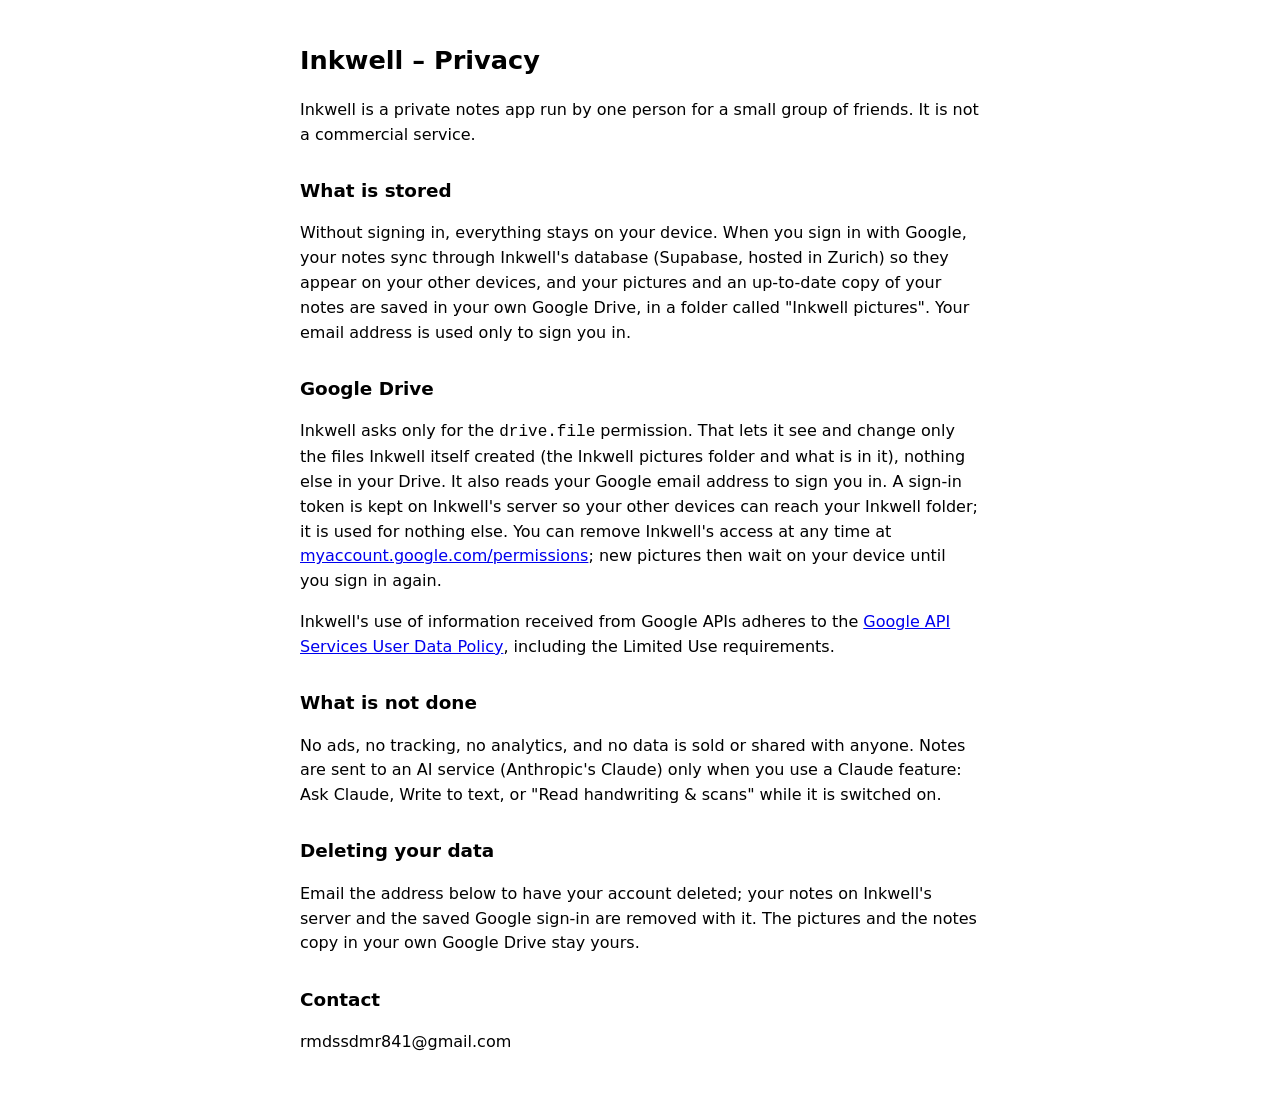
<file: privacy.html>
<!doctype html>
<html lang="en">
<head>
<meta charset="utf-8">
<meta name="viewport" content="width=device-width, initial-scale=1">
<title>Inkwell – Privacy</title>
<style>
  :root { color-scheme: light dark; }
  body { font: 16px/1.55 -apple-system, system-ui, sans-serif; max-width: 680px; margin: 0 auto; padding: 24px 16px 48px; }
  h1 { font-size: 1.6em; } h2 { font-size: 1.15em; margin-top: 1.6em; }
</style>
</head>
<body>
<h1>Inkwell – Privacy</h1>
<p>Inkwell is a private notes app run by one person for a small group of friends. It is not a commercial service.</p>

<h2>What is stored</h2>
<p>Without signing in, everything stays on your device. When you sign in with Google, your notes sync through Inkwell's database (Supabase, hosted in Zurich) so they appear on your other devices, and your pictures and an up-to-date copy of your notes are saved in your own Google Drive, in a folder called "Inkwell pictures". Your email address is used only to sign you in.</p>

<h2>Google Drive</h2>
<p>Inkwell asks only for the <code>drive.file</code> permission. That lets it see and change only the files Inkwell itself created (the Inkwell pictures folder and what is in it), nothing else in your Drive. It also reads your Google email address to sign you in. A sign-in token is kept on Inkwell's server so your other devices can reach your Inkwell folder; it is used for nothing else. You can remove Inkwell's access at any time at <a href="https://myaccount.google.com/permissions">myaccount.google.com/permissions</a>; new pictures then wait on your device until you sign in again.</p>
<p>Inkwell's use of information received from Google APIs adheres to the <a href="https://developers.google.com/terms/api-services-user-data-policy">Google API Services User Data Policy</a>, including the Limited Use requirements.</p>

<h2>What is not done</h2>
<p>No ads, no tracking, no analytics, and no data is sold or shared with anyone. Notes are sent to an AI service (Anthropic's Claude) only when you use a Claude feature: Ask Claude, Write to text, or "Read handwriting &amp; scans" while it is switched on.</p>

<h2>Deleting your data</h2>
<p>Email the address below to have your account deleted; your notes on Inkwell's server and the saved Google sign-in are removed with it. The pictures and the notes copy in your own Google Drive stay yours.</p>

<h2>Contact</h2>
<p>rmdssdmr841@gmail.com</p>
</body>
</html>
</file>
<file: app.css>
/* Inkwell. Layout: notebooks + pages in a collapsible binder on the left, an infinite sheet on the right. */
:root{
  --desk:#E9EDF1; --panel:#F4F6F8; --panel2:#FAFBFC; --paper:#FFFFFF; --raise:#FFFFFF;
  --line:#D7DEE5; --rule:#D5DFEA; --rule-strong:#BFCCDA; --fg:#18212B; --muted:#5D6B79; --faint:#8A97A4;
  --accent:#1F4FCF; --accent-fg:#FFFFFF; --accent-soft:#E2E9FA; --danger:#B93228; --danger-soft:#FBE7E4; --ok:#2E9E5E;
  --mark:#FBE58A; --shadow:0 1px 2px rgba(24,33,43,.08),0 10px 30px rgba(24,33,43,.12);
  --tape:#E9B949; --tape2:#DDA92F;
  --well:#E9EDF1; --well-on:#FFFFFF; --scrim:rgba(10,14,20,.38);
  --t0:#D9692F; --t1:#2F72C4; --t2:#269062; --t3:#A04FBD; --t4:#C99510; --t5:#CC3F66;
  --f-ui:-apple-system,BlinkMacSystemFont,"SF Pro Text","Segoe UI",system-ui,sans-serif;
  --f-display:"SF Pro Rounded",ui-rounded,-apple-system,"Segoe UI",system-ui,sans-serif;
  --f-mono:ui-monospace,"SF Mono",Menlo,Consolas,monospace;
  --sat:env(safe-area-inset-top,0px); --sab:env(safe-area-inset-bottom,0px); --sal:env(safe-area-inset-left,0px); --sar:env(safe-area-inset-right,0px);
  color-scheme:light;
}
@media (prefers-color-scheme: dark){:root:not([data-theme=light]){
  --desk:#0F1215; --panel:#15191E; --panel2:#181C22; --paper:#1B2027; --raise:#222831;
  --line:#2A3139; --rule:#29323C; --rule-strong:#3A4552; --fg:#E5EAF0; --muted:#97A3B0; --faint:#6E7A87;
  --accent:#7DA3FF; --accent-fg:#0E1420; --accent-soft:#1F2C47; --danger:#FF8378; --danger-soft:#3A1F1D; --ok:#5CD18B;
  --mark:#6A5714; --shadow:0 1px 2px rgba(0,0,0,.5),0 10px 30px rgba(0,0,0,.45);
  --tape:#B58A22; --tape2:#9C7519;
  --well:#2E3540; --well-on:#4A5462; --scrim:rgba(0,0,0,.55);
  color-scheme:dark;
}}
:root[data-theme=dark]{
  --desk:#0F1215; --panel:#15191E; --panel2:#181C22; --paper:#1B2027; --raise:#222831;
  --line:#2A3139; --rule:#29323C; --rule-strong:#3A4552; --fg:#E5EAF0; --muted:#97A3B0; --faint:#6E7A87;
  --accent:#7DA3FF; --accent-fg:#0E1420; --accent-soft:#1F2C47; --danger:#FF8378; --danger-soft:#3A1F1D; --ok:#5CD18B;
  --mark:#6A5714; --shadow:0 1px 2px rgba(0,0,0,.5),0 10px 30px rgba(0,0,0,.45);
  --tape:#B58A22; --tape2:#9C7519;
  --well:#2E3540; --well-on:#4A5462; --scrim:rgba(0,0,0,.55);
  color-scheme:dark;
}
*{box-sizing:border-box}
html,body{height:100%;margin:0}
body{color:var(--fg);font-family:var(--f-ui);font-size:15px;overflow:hidden;-webkit-tap-highlight-color:transparent;-webkit-text-size-adjust:100%;overscroll-behavior:none}
button{font:inherit;color:inherit;background:none;border:0;cursor:pointer;-webkit-user-select:none;user-select:none;padding:0}
button:focus-visible,input:focus-visible,textarea:focus-visible{outline:2px solid var(--accent);outline-offset:2px}
input,textarea{font:inherit;color:inherit}
svg{display:block;fill:none;stroke:currentColor;stroke-width:2;stroke-linecap:round;stroke-linejoin:round}
svg circle[r="1"],svg circle[r="1.3"]{fill:currentColor}
[hidden]{display:none!important}

.app{position:fixed;left:0;right:0;top:0;height:100%;height:100dvh;display:grid;grid-template-columns:auto auto minmax(0,1fr);grid-template-rows:minmax(0,1fr);padding-top:var(--sat);background:var(--panel)}
@media (display-mode: standalone){.app{height:100vh}}
html,body{background:var(--paper)}
.app.focus{grid-template-columns:auto minmax(0,1fr)}
.side{display:grid;grid-template-columns:var(--navW,232px) var(--listW,264px);min-height:0;border-right:1px solid var(--line);position:relative}
.side-grip{position:absolute;top:0;bottom:0;width:28px;z-index:5;cursor:col-resize;touch-action:none;-webkit-user-select:none;user-select:none;-webkit-touch-callout:none}
.side-grip[data-grip="nav"]{left:calc(var(--navW,232px) - 14px)}
.side-grip[data-grip="list"]{right:0;top:62px}
.side-grip::before{content:"";position:absolute;top:50%;width:6px;height:52px;margin-top:-26px;border-radius:3px;background:var(--faint);opacity:.45;transition:opacity .15s,background .15s}
.side-grip[data-grip="nav"]::before{left:11px}
.side-grip[data-grip="list"]::before{right:4px;margin-top:-57px}
.side-grip::after{content:"";position:absolute;top:0;bottom:0;width:2px;background:var(--accent);opacity:0;transition:opacity .15s}
.side-grip[data-grip="nav"]::after{left:13px}
.side-grip[data-grip="list"]::after{right:-1px}
.side-grip.on::before{background:var(--accent);opacity:1}
.side-grip.on::after{opacity:.6}
@media (hover:hover){.side-grip:hover::before{opacity:.8}.side-grip:hover::after{opacity:.6}}
.app.focus .side{display:none}

/* ---------- binder ---------- */
.nav{background:var(--panel);border-right:1px solid var(--line);display:flex;flex-direction:column;min-height:0;padding-left:var(--sal)}
.nav-head{display:flex;align-items:center;gap:2px;padding:14px 8px 8px 16px}
.brand{font-family:var(--f-display);font-weight:700;font-size:21px;letter-spacing:-.01em;flex:1}
.icon-btn{width:38px;height:38px;border-radius:9px;display:inline-grid;place-items:center;color:var(--muted);flex:none}
@media (hover:hover){.icon-btn:hover{background:var(--accent-soft);color:var(--accent)}}
.icon-btn svg{width:20px;height:20px}
.search{margin:0 12px 8px;position:relative;display:block}
.search input{width:100%;height:36px;border:1px solid var(--line);border-radius:10px;background:var(--paper);padding:0 10px 0 32px;font-size:15px;-webkit-appearance:none;appearance:none}
.search svg{position:absolute;left:9px;top:9px;width:18px;height:18px;color:var(--faint);pointer-events:none}
.nb-list{flex:1;overflow:auto;padding:2px 8px 12px;-webkit-overflow-scrolling:touch}
.nb-row{display:flex;align-items:center;border-radius:9px}
.nb-main{flex:1;min-width:0;display:flex;align-items:center;gap:9px;padding:9px 6px;text-align:left;border-radius:9px}
@media (hover:hover){.nb-main:hover{background:var(--panel2)}}
.nb-sw{width:13px;height:17px;border-radius:2px 5px 5px 2px;background:var(--c);flex:none;box-shadow:inset 3px 0 0 rgba(0,0,0,.2)}
.nb-name{flex:1;min-width:0;font-weight:600;overflow:hidden;text-overflow:ellipsis;white-space:nowrap}
.count{font-size:12px;color:var(--muted);font-variant-numeric:tabular-nums}
.chev{width:15px;height:15px;color:var(--faint);transition:transform .15s;flex:none}
.nb.open .chev{transform:rotate(90deg)}
.secs{display:flex;flex-direction:column;gap:1px;padding:0 0 8px 16px}
.sec-row{display:flex;align-items:center;gap:9px;padding:7px 10px;border-radius:8px;text-align:left;min-height:36px}
@media (hover:hover){.sec-row:hover{background:var(--panel2)}}
.sec-row.on{background:var(--accent-soft);color:var(--accent);font-weight:600}
.sec-row .tab{width:4px;height:17px;border-radius:2px;background:var(--c);flex:none}
.sec-row .nm{flex:1;min-width:0;overflow:hidden;text-overflow:ellipsis;white-space:nowrap}
.add-sec{text-align:left;padding:7px 10px;color:var(--muted);font-size:14px;border-radius:8px}
@media (hover:hover){.add-sec:hover{color:var(--accent)}}
.nav-foot{border-top:1px solid var(--line);padding:8px 12px calc(10px + var(--sab))}
.status{display:flex;align-items:center;gap:8px;font-size:13px;color:var(--muted);padding:6px 4px;border-radius:8px;width:100%;text-align:left}
@media (hover:hover){.status:hover{background:var(--panel2)}}
.dot{width:8px;height:8px;border-radius:50%;background:var(--faint);flex:none}
.status[data-s="synced"] .dot{background:var(--ok)}
.status[data-s="syncing"] .dot{background:var(--accent)}
.status[data-s="warn"] .dot{background:var(--danger)}

.edit-form{display:flex;flex-direction:column;gap:8px;padding:10px;background:var(--paper);border:1px solid var(--line);border-radius:10px;margin:4px 0}
.edit-form input{height:36px;border:1px solid var(--line);border-radius:8px;padding:0 10px;background:var(--panel2);font-size:15px;width:100%}
.tabsw{display:flex;gap:6px;flex-wrap:wrap}
.tabsw button{width:24px;height:24px;border-radius:50%;background:var(--c);border:2px solid transparent}
.tabsw button.on{border-color:var(--fg)}
.edit-actions{display:flex;gap:8px;justify-content:space-between}

.list{background:var(--panel2);display:flex;flex-direction:column;min-height:0}
.list-head{display:flex;align-items:center;gap:4px;padding:12px 8px 10px 12px;border-bottom:1px solid var(--line)}
.list-title{flex:1;min-width:0}
.list-title .crumb{font-size:11.5px;color:var(--muted);letter-spacing:.05em;text-transform:uppercase;overflow:hidden;text-overflow:ellipsis;white-space:nowrap}
.list-title h2{margin:2px 0 0;font-family:var(--f-display);font-weight:700;font-size:18px;overflow:hidden;text-overflow:ellipsis;white-space:nowrap;display:flex;align-items:center;gap:7px}
.list-title h2 .tab{width:5px;height:17px;border-radius:2px;background:var(--c);flex:none}
.split{display:flex;flex:none}
.new-page{height:36px;padding:0 10px 0 8px;border-radius:9px 0 0 9px;background:var(--accent);color:var(--accent-fg);display:inline-flex;align-items:center;gap:4px;font-weight:600;font-size:14px}
.new-page svg{width:18px;height:18px}
.new-more{height:36px;width:28px;border-radius:0 9px 9px 0;background:var(--accent);color:var(--accent-fg);display:inline-grid;place-items:center;border-left:1px solid rgba(255,255,255,.25)}
.new-more svg{width:16px;height:16px}
.pages{flex:1;overflow:auto;-webkit-overflow-scrolling:touch;padding-bottom:var(--sab)}
.page-item{display:block;width:100%;text-align:left;padding:11px 14px;border-bottom:1px solid var(--line);position:relative}
@media (hover:hover){.page-item:hover{background:var(--panel)}}
.page-item.on{background:var(--paper)}
.page-item.on::before{content:"";position:absolute;left:0;top:9px;bottom:9px;width:3px;border-radius:0 3px 3px 0;background:var(--accent)}
.pi-top{display:flex;align-items:baseline;gap:8px}
.pi-title{flex:1;min-width:0;font-weight:600;overflow:hidden;text-overflow:ellipsis;white-space:nowrap}
.pi-title.untitled{color:var(--faint);font-weight:500}
.pi-date{font-size:12px;color:var(--muted);font-variant-numeric:tabular-nums;flex:none}
.pi-snip{margin-top:3px;font-size:13px;color:var(--muted);line-height:1.4;display:-webkit-box;-webkit-line-clamp:2;-webkit-box-orient:vertical;overflow:hidden}
.pi-path{margin-top:3px;font-size:12px;color:var(--muted)}
.empty{padding:26px 18px;color:var(--muted);font-size:14px;line-height:1.5}
.empty strong{display:block;color:var(--fg);font-size:15px;margin-bottom:4px}

/* ---------- main ---------- */
.main{display:flex;flex-direction:column;min-width:0;min-height:0;padding-right:var(--sar);grid-column:-2/-1}
.bar1,.bar2{display:flex;align-items:center;gap:4px;padding:6px 10px;background:var(--panel);border-bottom:1px solid var(--line);flex:none;min-width:0}
.bar2{overflow-x:auto;scrollbar-width:none}
/* 1.42.2: iPadOS 26 draws a "scroll edge" blur over the top of a Home Screen web app unless a
   fixed/sticky full-width box with one solid colour sits at the top edge. The strip fills the
   status-bar area with the bar colour, and the top bar is sticky (nothing scrolls it, so it looks the same). */
.edge-top{position:fixed;left:0;right:0;top:0;height:var(--sat);background:var(--panel);z-index:19;pointer-events:none}
.bar1{position:sticky;top:0;z-index:3}
@media (display-mode: standalone){html,body{background:var(--panel)}}
.bar2::-webkit-scrollbar{display:none}
/* 1.70.2: the tool bar tightens itself step by step (classes t1..t3, set by barFit) before it would need side scrolling */
/* (1.72) switches in the tool bar always show their icon (Finger draws, Stick to text); before, they showed their name
   or the icon depending on how much room there was. The name is in the tooltip and in the message shown on each switch */
.toggle .tg-ico{display:none;width:22px;height:22px;flex:none;color:var(--fg)}
.bar2 .toggle .tg-lbl{display:none}
.bar2 .toggle .tg-ico{display:block}
.bar2 .toggle{gap:6px;padding:0 6px}
.bar2.t1 .size input{width:84px}
.bar2.t2{gap:2px;padding-left:6px;padding-right:6px}
.bar2.t2 .tools,.bar2.t2 .swatches{gap:0}
.bar2.t2 .sep{margin:0 2px}
.bar2.t2 .fmt .tg-lbl{display:none}
.bar2.t2 .size{gap:4px;padding:0 4px}
.bar2.t2 .zoom{min-width:46px}
.bar2.t3 .tool,.bar2.t3 .swatch{width:40px}
.bar2.t3 .tb{min-width:40px;padding:0 6px}
.bar2.t3 .size input{width:70px}
.title-in{flex:1;min-width:60px;height:38px;border:0;background:transparent;font-family:var(--f-display);font-weight:700;font-size:19px;padding:0 8px;border-radius:8px;outline:none;text-overflow:ellipsis}
.title-in:focus{background:var(--paper)}
.title-in::placeholder{color:var(--faint)}
.sep{width:1px;height:24px;background:var(--line);margin:0 4px;flex:none}
.spacer{flex:1;min-width:6px}
.tb{min-width:38px;height:38px;padding:0 8px;border-radius:8px;display:inline-flex;align-items:center;justify-content:center;gap:6px;color:var(--fg);font-size:14px;flex:none;white-space:nowrap}
@media (hover:hover){.tb:hover{background:var(--panel2)}}
.tb.on{background:var(--accent-soft);color:var(--accent)}
.tb svg{width:20px;height:20px}
.tb b,.tb i,.tb u{font-size:16px}
.tb[disabled]{opacity:.35;pointer-events:none}
.tools{display:flex;gap:2px;flex:none}
.tool{width:42px;height:40px;border-radius:9px;display:inline-grid;place-items:center;color:var(--muted);position:relative}
.tool svg{width:21px;height:21px}
@media (hover:hover){.tool:hover{background:var(--panel2);color:var(--fg)}}
.tool.on{background:var(--accent);color:var(--accent-fg)}
.opts{display:flex;align-items:center;gap:4px;flex:none}
.swatches{display:flex;gap:2px}
.swatch{width:34px;height:38px;display:inline-grid;place-items:center;border-radius:8px;flex:none}
.swatch span{width:22px;height:22px;border-radius:50%;background:var(--c);box-shadow:0 0 0 1px var(--line)}
.swatch.hl span{border-radius:5px;height:14px;width:24px;opacity:.75}
.swatch.on span{box-shadow:0 0 0 2px var(--panel),0 0 0 4px var(--accent)}
.rainbow{width:22px;height:22px;border-radius:50%;background:conic-gradient(#e33,#e9b000,#3b3,#0bc,#33e,#c3c,#e33)}
.seg{display:inline-flex;background:var(--panel2);border-radius:9px;padding:3px;gap:2px;flex:none}
.opts .seg{margin-right:6px}
.seg[hidden]{display:none}
.seg button{height:32px;padding:0 12px;border-radius:7px;font-size:14px;color:var(--muted)}
.seg button.on{background:var(--well-on);color:var(--fg);box-shadow:0 1px 3px rgba(0,0,0,.15)}
.size{display:inline-flex;align-items:center;gap:8px;height:38px;padding:0 6px;flex:none}
.size input{width:110px;accent-color:var(--accent)}
/* (1.97) one slider look on every device (iPad drew a big white knob with no fill): a thin track filled up to the value in the
   accent colour (--pct is set by the app) and a round accent knob */
.size input[type=range]{-webkit-appearance:none;appearance:none;background:transparent;cursor:pointer}
.size input[type=range]::-webkit-slider-runnable-track{height:6px;border-radius:3px;background:linear-gradient(to right,var(--accent) 0 var(--pct,50%),color-mix(in srgb,var(--fg) 14%,transparent) var(--pct,50%) 100%)}
.size input[type=range]::-webkit-slider-thumb{-webkit-appearance:none;appearance:none;width:22px;height:22px;margin-top:-8px;border-radius:50%;background:var(--accent);border:3px solid var(--panel);box-shadow:0 1px 3px rgba(0,0,0,.3)}
.size input[type=range]::-moz-range-track{height:6px;border-radius:3px;background:color-mix(in srgb,var(--fg) 14%,transparent)}
.size input[type=range]::-moz-range-progress{height:6px;border-radius:3px;background:var(--accent)}
.size input[type=range]::-moz-range-thumb{width:16px;height:16px;border-radius:50%;background:var(--accent);border:3px solid var(--panel)}
.size-dot{width:24px;height:24px;display:inline-grid;place-items:center}
.size-dot::after{content:"";width:var(--d,6px);height:var(--d,6px);max-width:24px;max-height:24px;border-radius:50%;background:var(--fg)}
.toggle{display:inline-flex;align-items:center;gap:8px;font-size:13px;color:var(--muted);padding:0 8px;height:38px;flex:none;white-space:nowrap}
.toggle .sw{width:34px;height:20px;border-radius:10px;background:var(--line);position:relative;transition:background .15s;flex:none}
.toggle .sw::after{content:"";position:absolute;top:2px;left:2px;width:16px;height:16px;border-radius:50%;background:var(--paper);transition:transform .15s;box-shadow:0 1px 2px rgba(0,0,0,.25)}
.toggle.on .sw{background:var(--accent)}
.toggle.on .sw::after{transform:translateX(14px)}
.toggle.busy span:last-child{animation:scribePulse 1s ease-in-out infinite alternate}
@keyframes scribePulse{from{opacity:1}to{opacity:.45}}
.zoom{font-family:var(--f-mono);font-size:12px;color:var(--muted);min-width:52px;font-variant-numeric:tabular-nums;display:inline-flex;align-items:center;justify-content:center;gap:3px;touch-action:manipulation;-webkit-user-select:none;user-select:none;-webkit-touch-callout:none;transition:transform .2s}
.zoom.z-max,.zoom.z-lock{color:var(--accent)}
.zoom svg{flex:none}
.zoom.z-held{transform:scale(1.12)}

/* ---------- stage ---------- */
.stage{position:relative;flex:1;min-height:0;overflow:hidden;touch-action:none;background:var(--paper);-webkit-user-select:none;user-select:none;-webkit-touch-callout:none}
.stage canvas{position:absolute;left:0;top:0;pointer-events:none;transform-origin:0 0}
/* (1.62) highlights blend into the page like real highlighter ink: black text under them stays black */
#hlm,#live.hl-mul{mix-blend-mode:multiply}
.world{position:absolute;left:0;top:0;width:0;height:0;transform-origin:0 0;isolation:isolate}
#worldFront > *{transform-origin:0 0}
/* (1.71.2) while the page moved, iPad Safari sometimes drew ink and highlights that lie on a picture UNDER the picture:
   the picture layer gets its own GPU layer while it moves, and the ink canvas (painted with the page) ended up below it.
   Every drawing layer above the pictures gets its own GPU layer, so their order stays as written above (the picture
   layer itself is left alone: pinned for good, a long imported script would use a lot of memory). */
#hlm,#ink,#live{will-change:transform}
/* (1.73.6) only on iPad/iPhone Safari: on a PC this hint made Chrome draw text boxes on the page soft (a layer drawn once,
   then moved by fractions of a pixel) */
@supports (-webkit-touch-callout:none){#worldFront{will-change:transform}}
.it{position:absolute}
.it-img{display:block;border-radius:2px;box-shadow:0 0 0 1px var(--line),0 2px 8px rgba(0,0,0,.08);background:#fff}
.it-img.doc img{transition:filter .2s}
.it-img.missing{background:var(--panel2);box-shadow:0 0 0 1px var(--line);display:grid;place-items:center;color:var(--faint);font-size:14px}
/* fillable PDF fields: values always shown, editable with a mouse (PC) */
.pf-layer{position:absolute;left:0;top:0;width:100%;height:100%;transform-origin:0 0;pointer-events:none}
.it-img.missing .pf-layer{display:none}
.pf{position:absolute;box-sizing:border-box;margin:0;padding:0 .15em;border:0;border-radius:1px;background:transparent;color:#111;font-family:Helvetica,Arial,sans-serif;line-height:1.15;outline:none;pointer-events:none;-webkit-appearance:none;appearance:none;-webkit-user-select:text;user-select:text}
textarea.pf{resize:none;overflow:hidden;padding:.12em .2em;white-space:pre-wrap}
.pf-cb:checked{background:url("data:image/svg+xml,%3Csvg xmlns='http://www.w3.org/2000/svg' viewBox='0 0 20 20'%3E%3Cpath d='M4 10.5l4 4 8-9' fill='none' stroke='%23111' stroke-width='2.6' stroke-linecap='round' stroke-linejoin='round'/%3E%3C/svg%3E") center/82% no-repeat}
.pf-rb{border-radius:50%}
.pf-rb:checked{background:radial-gradient(circle,#111 0 28%,transparent 31%)}
select.pf{padding:0 .15em;text-overflow:ellipsis}
select.pf-ls{background:#fff;overflow:hidden;box-shadow:inset 0 0 0 1px #888}
select.pf option{color:#111;background:#fff}
select.pf-ls option:checked{background:#9fbbe8}
@media (hover:hover) and (pointer:fine){
  .pf{pointer-events:auto;cursor:text}
  .pf-cb,.pf-rb,select.pf{cursor:pointer}
  .pf:disabled{pointer-events:none}
  .pf:hover{background-color:rgba(60,110,230,.10)}
  .pf:focus{background-color:rgba(60,110,230,.07);box-shadow:0 0 0 1.5px #3b6fe0}
}
@media print{.pf-layer{display:none}}
.it-text{tab-size:8;-moz-tab-size:8;-webkit-user-select:none;user-select:none;min-width:40px;min-height:30px;padding:2px 6px;border-radius:4px;font-size:17px;line-height:1.55;outline:none;overflow-wrap:anywhere;cursor:text}
.it-text[contenteditable="true"]{-webkit-user-select:text;user-select:text;-webkit-touch-callout:default;box-shadow:0 0 0 1.5px var(--accent);background:color-mix(in srgb,var(--paper) 88%,transparent)}
.it-text:empty::before{content:"Type here";color:var(--faint)}
.it-text p,.it-text div{margin:0}
.it-text h1{margin:0;font-family:var(--f-display);font-size:26px;line-height:1.35}
.it-text h2{margin:0;font-family:var(--f-display);font-size:20px;line-height:1.4}
/* text and formulas on an imported page keep dark ink in dark mode (the page stays white) */
.it-text.on-paper,.it-math.on-paper{color:#18212B}
.it-text.on-paper[contenteditable="true"]{background:rgba(255,255,255,.85)}
.it-text.on-paper.lh[contenteditable="true"]{background:transparent}
.it-text.on-paper:empty::before{color:#8a94a0}
.it-text.lh[contenteditable="true"]{background:transparent}
.it-text.lh h1,.it-text.lh h2,.it-text.lh li,.it-text.lh p,.it-text.lh div{line-height:inherit}
/* (1.73.6) Text on ruled lines stays on them whatever its size: a size or style on part of the text used to make each
   line a little taller than the ruling, so the text slid further off the lines with every row. With line-height 0 these
   inline parts cannot change a row's height, and they stand on the same baseline as the box's own text. */
.it-text.lh :where(span,font,b,i,u,s,em,strong,mark,a,sub,sup,code){line-height:0}
.it-text ul,.it-text ol{margin:0;padding-left:24px}
.it-text ul.check{list-style:none;padding-left:2px}
.it-text ul.check li{position:relative;padding-left:28px}
.it-text ul.check li::before{content:"";position:absolute;left:0;top:.3em;width:16px;height:16px;border:2px solid var(--muted);border-radius:5px;box-sizing:border-box}
.it-text ul.check li.done{color:var(--muted);text-decoration:line-through}
.it-text ul.check li.done::before{background:var(--accent);border-color:var(--accent)}
.it-text ul.check li.done::after{content:"";position:absolute;left:5px;top:calc(.3em + 3px);width:5px;height:9px;border:solid var(--accent-fg);border-width:0 2px 2px 0;transform:rotate(45deg)}
.it-text mark{background:var(--mark);color:inherit;border-radius:2px;padding:0 1px}
.it-text a.pl{color:var(--accent);text-decoration:underline;text-underline-offset:3px;cursor:pointer;font-weight:600}
.it-text a.pl.broken{color:var(--faint);text-decoration:line-through}
.it-math .katex-display{margin:0;text-align:left}
.it-math .katex-display>.katex{text-align:left}
.math-preview .katex-display{margin:0}
.it-math{padding:4px 6px;border-radius:4px;white-space:nowrap;color:var(--fg)}
.it-math.err{color:var(--danger);font-family:var(--f-mono);font-size:14px}
.it-tape{border-radius:3px;background:repeating-linear-gradient(135deg,var(--tape) 0 10px,var(--tape2) 10px 20px);box-shadow:0 1px 3px rgba(0,0,0,.2)}
.it-tape.open{background:transparent;box-shadow:inset 0 0 0 2px var(--tape)}
.stage.tool-text{cursor:text}
.stage.tool-pen,.stage.tool-hl,.stage.tool-lasso,.stage.tool-tape,.stage.tool-math{cursor:crosshair}
.stage.panning{cursor:grabbing}
.stage-empty{position:absolute;inset:0;display:grid;place-items:center;text-align:center;color:var(--muted);background:var(--desk)}
.stage-empty h3{font-family:var(--f-display);font-size:22px;color:var(--fg);margin:0 0 6px}

.ruler{position:absolute;left:0;top:0;width:860px;height:76px;margin:-38px 0 0 -430px;border-radius:8px;background:color-mix(in srgb,var(--raise) 72%,transparent);-webkit-backdrop-filter:blur(6px);backdrop-filter:blur(6px);box-shadow:0 0 0 1px var(--rule-strong),0 6px 20px rgba(0,0,0,.15);transform-origin:50% 50%;pointer-events:none}
.ruler-ticks{position:absolute;inset:0;overflow:hidden;border-radius:8px}
.ruler-ticks i{position:absolute;top:0;width:1px;background:var(--muted)}
.ruler-ticks b{position:absolute;top:22px;font:500 10px var(--f-ui);font-variant-numeric:tabular-nums;color:var(--muted);transform:translateX(-50%)}
.ruler-angle{position:absolute;left:50%;top:50%;transform:translate(-50%,-50%);font:600 13px var(--f-ui);font-variant-numeric:tabular-nums;color:var(--fg);background:var(--raise);padding:2px 8px;border-radius:6px}
/* computer (mouse): a hand grip in the middle to move the ruler, turn handles at both ends */
.ruler-grip,.ruler-turn{display:none}
/* 1.50: Snap pill on the ruler (left of the middle); on = turning clicks into 15° steps */
.ruler-snap{position:absolute;top:50%;left:calc(50% - 34px);transform:translate(-100%,-50%);display:flex;align-items:center;gap:4px;height:28px;padding:0 9px 0 7px;border-radius:14px;font:600 12px var(--f-ui,inherit);color:var(--muted);background:var(--raise);box-shadow:0 0 0 1px var(--rule-strong);pointer-events:auto;touch-action:none}
.ruler-snap svg{width:15px;height:15px;fill:none;stroke:currentColor;stroke-width:2;stroke-linecap:round;stroke-linejoin:round;pointer-events:none}
.ruler-snap span{pointer-events:none}
.ruler-snap.on{color:var(--accent);box-shadow:0 0 0 1.5px var(--accent)}
.ruler-snap:not(.on) span{text-decoration:line-through}
/* 2.8: ruler <-> set square pill (right of the angle) and the set square (Geodreieck) form of the ruler */
.ruler-kind{left:calc(50% + 34px);transform:translateY(-50%);padding:0 7px}
.ruler-kind svg{width:18px;height:18px}
.ruler-kind .k-rul,.ruler-kind.to-ruler .k-geo{display:none}
.ruler-kind.to-ruler .k-rul{display:inline}
.geo-glass,.geo-face{display:none}
.ruler.geo{width:600px;height:300px;margin:-300px 0 0 -300px;transform-origin:50% 100%;border-radius:0;background:none;-webkit-backdrop-filter:none;backdrop-filter:none;box-shadow:none}
.ruler.geo .ruler-ticks{display:none}
.ruler.geo .geo-glass{display:block;position:absolute;inset:0;clip-path:polygon(0 100%,50% 0,100% 100%);background:color-mix(in srgb,var(--raise) 50%,transparent);-webkit-backdrop-filter:blur(1px);backdrop-filter:blur(1px)}
.ruler.geo .geo-face{display:block;position:absolute;inset:0;width:100%;height:100%;overflow:visible;pointer-events:none}
.geo-face line{stroke:var(--muted);stroke-width:1}
.geo-face .geo-out{fill:none;stroke:var(--rule-strong);stroke-width:1.5}
.geo-face .geo-mid{stroke:var(--faint);stroke-dasharray:3 4}
.geo-face text{stroke:none;font:500 9px var(--f-ui);font-variant-numeric:tabular-nums;fill:var(--muted);text-anchor:middle}
.geo-face .geo-in{font-size:8px;fill:var(--faint)}
.ruler.geo .ruler-angle,.ruler.geo .ruler-snap,.ruler.geo .ruler-grip{top:210px}
.ruler.geo .ruler-turn{top:255px}
@media (hover:hover) and (pointer:fine){
  .ruler-grip,.ruler-turn{position:absolute;top:50%;display:grid;place-items:center;width:30px;height:30px;margin-top:-15px;border-radius:50%;background:var(--raise);border:1.5px solid var(--accent);color:var(--accent);box-shadow:0 1px 4px rgba(0,0,0,.25);pointer-events:auto;touch-action:none}
  .ruler-grip{left:50%;margin-left:-15px;cursor:grab}
  .ruler-turn{cursor:alias}
  #rulerTurnL{left:calc(50% - var(--turn-off,400px) - 15px)} #rulerTurnR{left:calc(50% + var(--turn-off,400px) - 15px)}
  .ruler-grip:active{cursor:grabbing}
  .ruler-grip svg,.ruler-turn svg{width:18px;height:18px;fill:none;stroke:currentColor;stroke-width:1.8;stroke-linecap:round;stroke-linejoin:round;pointer-events:none}
  .ruler-angle{transform:translate(calc(-50% + 46px),-50%)}
  .ruler-snap{left:calc(50% - 22px)}
  .ruler-kind{left:calc(50% + 82px)}
}

.t-handle{position:absolute;width:12px;height:32px;border-radius:6px;background:var(--accent);box-shadow:0 0 0 3px var(--paper);cursor:ew-resize;z-index:4;touch-action:none}
.t-move{position:absolute;width:34px;height:34px;border-radius:50%;display:grid;place-items:center;background:var(--raise);border:1.5px solid var(--accent);color:var(--accent);box-shadow:0 1px 4px rgba(0,0,0,.25);cursor:grab;z-index:4;touch-action:none;-webkit-user-select:none;user-select:none}
.t-move svg{width:20px;height:20px}
.t-move.on{cursor:grabbing;background:var(--accent);color:#fff}
.sel{position:absolute;inset:0;pointer-events:none}
.sel-rect{position:absolute;border:1.5px dashed var(--accent);border-radius:4px;background:color-mix(in srgb,var(--accent) 6%,transparent);pointer-events:auto;cursor:move}
.sel-handle{position:absolute;right:-14px;bottom:-14px;width:28px;height:28px;border-radius:50%;background:var(--accent);border:3px solid var(--paper);box-shadow:0 1px 4px rgba(0,0,0,.3);cursor:nwse-resize}
.sel-menu{position:absolute;display:flex;align-items:center;gap:2px;padding:4px;background:var(--raise);border-radius:12px;box-shadow:var(--shadow);pointer-events:auto;white-space:nowrap;flex-wrap:wrap;justify-content:center;max-width:calc(100% - 16px)}
.sel-colors{display:flex;gap:0}
.sel-colors .swatch{width:30px}

.fmt{display:flex;align-items:center;gap:1px;flex:none}
.fmt .tb{min-width:36px;height:36px;padding:0 7px}
.fmt.idle .tb{opacity:.4;pointer-events:none}
.fmt.pf-mode .tb.nofield{opacity:.4;pointer-events:none}
.fmt.pf-mode .tb[data-cmd].on{background:color-mix(in srgb,var(--accent) 14%,transparent);color:var(--accent)}
.fmt .spell-btn svg{width:22px;height:22px}
.fmt .spell-btn .spell-ok{display:none}
.fmt .spell-btn.on{color:var(--accent)}
.fmt .spell-btn.on .spell-ok{display:inline}
.fmt .spell-btn.on .spell-wave{display:none}
.fmt .spell-btn:not(.on) .spell-wave{stroke:var(--danger)}
/* (1.66) Inkwell's spell check: wrong words in the box being typed in, and the fixes shown when one is tapped */
::highlight(inkspell){text-decoration:underline wavy #E5372C;text-decoration-thickness:1.5px;text-decoration-skip-ink:none}
.spell-langs{display:flex;flex-direction:column;gap:2px}
.spell-langs .menu-item{display:flex;align-items:center;padding:9px 10px}
.spell-langs .menu-item.on{color:var(--accent);font-weight:600}
.spell-langs .menu-item.on::after{content:'✓';margin-left:auto;padding-left:12px}
.spell-langs .menu-item:disabled{opacity:.45}
#spellPop .hint{margin:0;padding:0 4px;font-size:12.5px}
.spell-bar{position:fixed;z-index:21;display:flex;gap:4px;align-items:center;max-width:calc(100vw - 16px);overflow-x:auto;background:var(--raise);border-radius:12px;box-shadow:var(--shadow),0 0 0 1px var(--line);padding:5px}
.spell-bar button{height:36px;padding:0 12px;border-radius:8px;font-size:15px;font-weight:600;color:var(--fg);white-space:nowrap;background:var(--well)}
.spell-bar button.spell-add{background:none;color:var(--accent);font-weight:500;font-size:14px}
.spell-bar .spell-wait,.spell-bar .spell-none{padding:0 10px;color:var(--muted);font-size:14px;white-space:nowrap}
.tcolor-a{font-weight:700;font-size:16px;border-bottom:3px solid var(--tc,var(--accent));line-height:1}
.tsize-btn{gap:2px;padding:0 4px 0 8px;font-variant-numeric:tabular-nums}
.tsize-btn #tsizeVal{min-width:18px;text-align:right}
.tb svg.tsize-chev{width:14px;height:14px;color:var(--muted)}
.tsize-pop{min-width:180px;padding:8px;gap:6px}
.tsize-list{display:flex;flex-direction:column;gap:2px;max-height:min(56vh,420px);overflow-y:auto;overscroll-behavior:contain}
.tsize-list button{display:flex;align-items:center;justify-content:space-between;gap:14px;min-height:38px;padding:4px 10px;border-radius:8px;color:var(--fg);font-size:15px;font-variant-numeric:tabular-nums;text-align:left}
.tsize-list button small{color:var(--muted);font-size:12px;margin-left:6px}
.tsize-list button .aa{font-family:var(--f-display);line-height:1;color:var(--muted)}
.tsize-list button.on{background:color-mix(in srgb,var(--accent) 14%,transparent);color:var(--accent)}
.tsize-list button.on .aa{color:var(--accent)}
@media (hover:hover){.tsize-list button:not(.on):hover{background:var(--panel2)}}
.tsize-list button:not(.on):active{background:color-mix(in srgb,var(--fg) 8%,transparent)}

/* ---------- popovers & dialogs ---------- */
.pop{position:fixed;z-index:20;min-width:220px;max-width:min(340px,calc(100vw - 24px));background:var(--raise);border-radius:14px;box-shadow:var(--shadow),0 0 0 1px var(--line);padding:10px;display:flex;flex-direction:column;gap:10px}
.pop-title{font-size:12px;font-weight:600;color:var(--muted);text-transform:uppercase;letter-spacing:.05em;padding:2px 4px 0}
.seg{display:flex;background:var(--well);border-radius:10px;padding:3px}
.seg button{flex:1;height:32px;border-radius:7px;font-weight:600;font-size:13.5px;color:var(--muted);white-space:nowrap}
.seg button.on{background:var(--well-on);color:var(--fg);box-shadow:0 1px 2px rgba(0,0,0,.12)}
.field{display:flex;flex-direction:column;gap:6px;font-size:13.5px;color:var(--muted)}
.field b{color:var(--fg);font-variant-numeric:tabular-nums;font-weight:600}
.field em{font-style:normal;color:var(--muted)}
.field input[type=text]{height:40px;border:1px solid var(--line);border-radius:9px;padding:0 12px;background:var(--panel2);font-size:16px;color:var(--fg);width:100%}
.field input[type=range]{width:100%;accent-color:var(--accent)}
.check-row{display:flex;align-items:center;gap:8px;font-size:14px}
.check-row input{width:18px;height:18px;accent-color:var(--accent)}
.menu-item{text-align:left;padding:11px 10px;border-radius:8px;font-size:15px}
@media (hover:hover){.menu-item:hover{background:var(--panel2)}}
.menu-item.danger{color:var(--danger)}
.menu-item.menu-toggle{display:flex;justify-content:space-between;height:auto;padding:11px 10px;font-size:15px;color:inherit;gap:16px}
.menu-item.armed{background:var(--danger-soft)}
.palette{display:grid;grid-template-columns:repeat(6,1fr);gap:0;justify-items:center}
.palette button{width:40px;height:40px;display:grid;place-items:center;border-radius:50%;background:none}
.palette button::after{content:"";width:26px;height:26px;border-radius:50%;background:var(--c);box-shadow:inset 0 0 0 1px rgba(128,128,128,.28);transition:transform .1s}
.palette button:active::after{transform:scale(.88)}
.palette button.on::after{box-shadow:inset 0 0 0 1px rgba(128,128,128,.28),0 0 0 2px var(--raise),0 0 0 4px var(--accent)}
@media (hover:hover){ .palette button:hover::after{transform:scale(1.12)} }
.custom-color{position:relative;display:flex;align-items:center;gap:10px;height:44px;padding:0 7px;border-radius:10px;font-size:14px;font-weight:500;cursor:pointer}
.custom-color:active{background:var(--well)}
.custom-color.on{background:var(--well)}
.custom-color input{position:absolute;left:7px;top:8px;width:26px;height:26px;opacity:0;border:0;padding:0;pointer-events:none}
.custom-color i{width:26px;height:26px;flex:none;border-radius:50%;background:conic-gradient(#f33,#fc3,#3c5,#3cf,#35f,#c3f,#f33);display:grid;place-items:center}
.custom-color i::after{content:"";width:18px;height:18px;border-radius:50%;background:var(--cc,var(--raise));box-shadow:0 0 0 2px var(--raise)}
#colorPop .hint{padding:0 7px}
.hint{font-size:12.5px;color:var(--muted);margin:0;line-height:1.45}
.btn{height:38px;padding:0 16px;border-radius:9px;font-weight:600;font-size:14.5px;display:inline-flex;align-items:center;justify-content:center}
.btn.primary{background:var(--accent);color:var(--accent-fg)}
.btn.ghost{background:var(--well)}
.btn.danger{color:var(--danger)}
.btn.armed{background:var(--danger-soft)}
.btn[disabled]{opacity:.5}
.link-btn{align-self:flex-start;color:var(--accent);font-size:13.5px;font-weight:600;padding:4px 0;margin-top:-4px}
.link-btn:active{opacity:.6}
.btn-pair{display:inline-flex;gap:10px;flex-wrap:wrap}
.auth-sub{display:flex;flex-direction:column;gap:12px;padding-top:12px;border-top:1px solid var(--line)}
.vh{position:absolute;width:1px;height:1px;opacity:0;pointer-events:none;overflow:hidden}
#authForm,#resetForm,#newPassForm{display:flex;flex-direction:column;gap:12px}
#authForm[hidden],#resetForm[hidden],#newPassForm[hidden],#resetPaste[hidden]{display:none}
.file-btn{position:relative;overflow:hidden;cursor:pointer}
.file-btn input{position:absolute;inset:0;opacity:0;cursor:pointer}

.modal{position:fixed;inset:0;z-index:30;background:var(--scrim);display:grid;place-items:center;padding:calc(16px + var(--sat)) calc(16px + var(--sar)) calc(16px + var(--sab)) calc(16px + var(--sal))}
.dlg{width:min(520px,100%);max-height:calc(100vh - 32px - var(--sat) - var(--sab));max-height:calc(100dvh - 32px - var(--sat) - var(--sab));overflow:auto;background:var(--raise);border-radius:16px;box-shadow:var(--shadow);padding:16px 18px 18px;display:flex;flex-direction:column;gap:14px}
.dlg-head{display:flex;align-items:center;justify-content:space-between}
.dlg-head h3{margin:0;font-family:var(--f-display);font-size:19px}
.dlg-actions{display:flex;gap:10px;justify-content:space-between;align-items:center}
.dlg-actions > .btn.primary:last-child{margin-left:auto}
.dlg p{margin:0;line-height:1.5}
.dlg hr{border:0;border-top:1px solid var(--line);margin:0;width:100%}
.dlg code{font-family:var(--f-mono);font-size:13px;background:var(--desk);padding:1px 5px;border-radius:4px}
.text-in{height:40px;border:1px solid var(--line);border-radius:9px;padding:0 12px;background:var(--panel2);font-size:16px;width:100%;color:var(--fg)}
.import-pick{display:flex;flex-direction:column;gap:12px;align-items:flex-start}
.import-preview{display:flex;gap:10px;overflow-x:auto;padding:4px 2px 8px;min-height:120px;align-items:flex-start}
.import-preview canvas,.import-preview img{height:150px;width:auto;border-radius:3px;box-shadow:0 0 0 1px var(--line);background:#fff;flex:none}
.import-preview .more{align-self:center;color:var(--muted);font-size:13px;flex:none}
.imp-rot{display:flex;align-items:center;gap:8px}
.imp-rot>span{flex:1;font-size:14px}
.imp-rot .btn{min-width:44px;padding:0 10px}
#mathIn{width:100%;border:1px solid var(--line);border-radius:10px;padding:10px 12px;background:var(--panel2);font-family:var(--f-mono);font-size:16px;resize:vertical;color:var(--fg)}
.math-preview{min-height:70px;display:grid;place-items:center;background:var(--paper);border:1px solid var(--line);border-radius:10px;padding:10px;overflow-x:auto}
.math-preview.err{color:var(--danger);font-size:13px}
.math-preview.empty{color:var(--faint);font-size:15px}
.math-keys{display:flex;flex-wrap:wrap;gap:4px}
.math-keys button{min-width:42px;height:38px;padding:0 8px;border-radius:8px;background:var(--well);font-size:15px}
.math-keys button .katex{font-size:1em}
.link-list{display:flex;flex-direction:column;max-height:50vh;overflow:auto;border:1px solid var(--line);border-radius:10px}
.link-list button{text-align:left;padding:10px 12px;border-bottom:1px solid var(--line)}
.link-list button:last-child{border-bottom:0}
@media (hover:hover){.link-list button:hover{background:var(--panel2)}}
.link-list small{display:block;color:var(--muted);font-size:12px;margin-top:2px}

.toast{position:fixed;left:50%;bottom:calc(18px + var(--sab));transform:translateX(-50%);z-index:40;background:var(--fg);color:var(--paper);padding:10px 14px;border-radius:12px;font-size:14px;max-width:min(520px,calc(100% - 32px));box-shadow:var(--shadow);display:flex;gap:12px;align-items:center;font-variant-numeric:tabular-nums}
.toast button{color:var(--paper);font-weight:700;text-decoration:underline;text-underline-offset:3px}
/* (1.72) short message when a switch or setting changes ("Finger draws on"): smaller than a toast, just above one */
.note{position:fixed;left:50%;bottom:calc(18px + var(--sab) + var(--up,0px));transform:translateX(-50%);z-index:41;background:var(--fg);color:var(--paper);padding:7px 13px;border-radius:999px;font-size:13px;font-weight:600;line-height:1.3;max-width:min(420px,calc(100% - 32px));box-shadow:var(--shadow);pointer-events:none;text-align:center;white-space:nowrap;overflow:hidden;text-overflow:ellipsis}
.toast.pop-in,.note.pop-in{animation:noteIn .18s ease-out}
@keyframes noteIn{from{opacity:0;translate:0 8px}to{opacity:1;translate:0 0}}
body.scanning .note{bottom:calc(76px + var(--sab) + var(--up,0px))}

.only-compact{display:none}
#printRoot{display:none}

/* iPad portrait and smaller laptops: binder shows notebooks or pages, not both */
@media (max-width:1100px){
  .side{grid-template-columns:var(--oneW,280px)}
  .side-grip[data-grip="nav"]{display:none}
  .app[data-left="nav"] .list{display:none}
  .app[data-left="list"] .nav{display:none}
  .only-compact{display:inline-grid}
  .tb .lbl{display:none}
}
/* phones: one panel at a time */
@media (max-width:700px){
  .app{grid-template-columns:minmax(0,1fr)}
  .side{grid-template-columns:minmax(0,1fr);border-right:0}
  .side-grip{display:none}
  .app[data-view="editor"] .side{display:none}
  .app:not([data-view="editor"]) .main{display:none}
  .app[data-view="nav"] .nav{display:flex}
  .app[data-view="nav"] .list{display:none}
  .app[data-view="list"] .list{display:flex}
  .app[data-view="list"] .nav{display:none}
  .nav{border-right:0}
  .size input{width:80px}
}
@media (prefers-reduced-motion:reduce){*{transition:none!important}.toast.pop-in,.note.pop-in{animation:none}}

/* ---------- PDF export ---------- */
.pdf-render{--fg:#18212B;--muted:#5D6B79;--mark:#FBE58A;color:#18212B;color-scheme:light;background:transparent}
.pdf-render .it-text,.pdf-render .it-math{color:#18212B}
.pdf-render .it-text a.pl{color:#1F4FCF}
.export-parts{display:flex;flex-direction:column;gap:8px}
.export-pick{display:flex;flex-direction:column;gap:8px;margin:2px 0 4px}
.export-parts .btn{justify-content:space-between;display:flex;align-items:center;width:100%}
.export-parts .btn .hint{margin:0}
.export-parts .btn.done{opacity:.6}
@media print{
  @page{size:A4;margin:0}
  html,body{height:auto;overflow:visible;background:#fff}
  .app,.edge-top,.pop,.modal,.toast,.note,.scan-bar{display:none!important}
  #printRoot{display:block}
  .print-sheet{position:relative;width:210mm;height:297mm;overflow:hidden;contain:size layout paint;page-break-after:always;break-after:page;background:#fff}
  .print-sheet:last-child{page-break-after:auto;break-after:auto}
  .print-inner{position:absolute;left:0;top:0;transform-origin:0 0;--mark:#FBE58A;--fg:#18212B}
  .print-inner .it-text,.print-inner .it-math{color:#18212B}
  .print-inner .it-text a.pl{color:#1F4FCF}
  .print-inner .it-tape{display:none}
}

/* ---------- settings ---------- */
.set-h{font-size:12px;font-weight:600;color:var(--muted);text-transform:uppercase;letter-spacing:.05em;margin:0}
.set-row{display:flex;align-items:center;justify-content:space-between;gap:12px}
.set-row > span{font-size:14.5px}
.set-row + .hint{margin-top:-8px}
.set-row .seg{flex:none;min-width:300px}
/* (1.47) change log under the version line */
.ver-wrap{display:flex;align-items:baseline;gap:10px;flex-wrap:wrap}
.ver-wrap .link-btn.ver-log{margin:0;padding:4px 0;font-size:12.5px}
/* What's new window (1.58.2): fixed header, the list scrolls below it */
.log-dlg{width:min(560px,100%);height:min(720px,100%);padding:0;gap:0;overflow:hidden}
.log-dlg .dlg-head{align-items:flex-start;padding:18px 14px 14px 22px;border-bottom:1px solid var(--line);flex:none}
.log-title h3{line-height:1.2}
.log-title p{margin:3px 0 0;font-size:13px;color:var(--muted);line-height:1.3}
.changelog{flex:1;min-height:0;overflow-y:auto;overscroll-behavior:contain;-webkit-overflow-scrolling:touch;padding:4px 22px 22px;font-size:14.5px;line-height:1.5}
.changelog section{padding:16px 0 14px;border-bottom:1px solid var(--line)}
.changelog section:last-child{border-bottom:0}
.changelog h4{display:flex;align-items:baseline;gap:10px;margin:0 0 6px;font-size:14px;font-weight:650}
.changelog h4 small{font-weight:400;font-size:12.5px;color:var(--muted)}
.changelog section:first-child h4{color:var(--accent)}
.changelog ul{margin:0;padding-left:18px}
.changelog li{margin:4px 0;padding-left:2px}
.changelog li::marker{color:var(--faint)}
.trash-list{display:flex;flex-direction:column;gap:2px;max-height:60vh;overflow:auto}
.trash-item{display:flex;align-items:center;gap:10px;padding:8px 4px;border-bottom:1px solid var(--line)}
.trash-item:last-child{border-bottom:0}
.trash-item .ti-text{flex:1;min-width:0}
.trash-item .ti-name{font-weight:600;overflow:hidden;text-overflow:ellipsis;white-space:nowrap}
.trash-item .btn{height:34px;padding:0 12px;font-size:13.5px}
@media (max-width:700px){.set-row{flex-direction:column;align-items:stretch}.set-row .seg{min-width:0}}

/* ---------- shapes & graphs ---------- */
.shape-grid{display:grid;grid-template-columns:repeat(6,40px);gap:4px}
.shape-grid button{width:40px;height:40px;border-radius:9px;display:flex;align-items:center;justify-content:center;color:var(--fg)}
.shape-grid button.on{background:var(--accent-soft);color:var(--accent)}
@media (hover:hover){.shape-grid button:hover{background:var(--accent-soft);color:var(--accent)}}
.shape-grid svg{width:22px;height:22px}
#graphOpen{display:flex;align-items:center;justify-content:center}
/* 1.69: Grid maker (button + rows/columns steppers) in the Shapes popover */
.grid-maker{display:flex;flex-direction:column;gap:6px}
.grid-panel{display:flex;flex-direction:column;gap:8px;padding:2px 0 4px}
#gridOpen.on,#hcOpen.on{background:var(--accent-soft);color:var(--accent)}
#gridOpen.on .grid-n,#hcOpen.on .grid-n{color:inherit}
#gridOpen,#hcOpen{display:flex;align-items:center;justify-content:center}
#gridOpen .grid-n,#hcOpen .grid-n{margin-left:8px;font-weight:500;color:var(--muted);font-variant-numeric:tabular-nums}
.grid-steps{display:grid;grid-template-columns:1fr 1fr;gap:8px}
.gstep{display:flex;flex-direction:column;gap:3px;font-size:12.5px;color:var(--muted);min-width:0}
.stepper{display:flex;align-items:center;justify-content:space-between;background:var(--well);border-radius:9px}
.stepper button{width:32px;height:32px;border-radius:9px;font-size:18px;line-height:1;color:var(--fg);display:flex;align-items:center;justify-content:center}
.stepper button:disabled{opacity:.3}
.stepper button:not(:disabled):active{background:color-mix(in srgb,var(--fg) 10%,transparent)}
.stepper b{min-width:22px;text-align:center;color:var(--fg);font-variant-numeric:tabular-nums}
@media (hover:hover){.stepper button:not(:disabled):hover{background:var(--accent-soft);color:var(--accent)}}
@media (any-pointer:coarse){ .stepper button{width:44px;height:44px} }
.g-grid{display:grid;grid-template-columns:repeat(3,minmax(0,1fr));gap:10px}
.g-grid .text-in{height:40px;border:1px solid var(--line);border-radius:9px;padding:0 10px;background:var(--panel2);font-size:16px;color:var(--fg);width:100%}
.g-link{align-self:flex-start;padding:0 2px;color:var(--fg);font-size:14px}
#gFn{height:40px;border:1px solid var(--line);border-radius:9px;padding:0 10px;background:var(--panel2);font-size:16px;color:var(--fg);width:100%;font-family:var(--f-mono)}
#graphDlg .seg button.on{background:var(--well-on);color:var(--fg)}
.stage.picking{cursor:crosshair}

/* ---------- Ask Claude ---------- */
.ask-tb{color:var(--accent)}
.ask{position:fixed;z-index:30;right:16px;bottom:calc(16px + var(--sab));width:min(430px,calc(100vw - 24px));max-height:min(72vh,680px);display:flex;flex-direction:column;background:var(--raise);border-radius:16px;box-shadow:var(--shadow),0 0 0 1px var(--line);overflow:hidden}
.ask.min .ask-log,.ask.min .ask-foot{display:none}
.ask{transition:opacity .18s ease,transform .18s ease,visibility 0s}
.ask.away{opacity:0;transform:translateY(16px);pointer-events:none;visibility:hidden;transition:opacity .18s ease,transform .18s ease,visibility 0s .18s}
.scan-bar{position:fixed;left:50%;bottom:calc(18px + var(--sab));transform:translateX(-50%);z-index:41;display:flex;align-items:center;gap:10px;background:var(--fg);color:var(--paper);padding:8px 8px 8px 14px;border-radius:14px;font-size:15px;box-shadow:var(--shadow);max-width:calc(100% - 32px);white-space:nowrap}
.scan-bar svg{fill:none;stroke:currentColor;stroke-width:2;stroke-linecap:round;flex:none}
.scan-bar span{overflow:hidden;text-overflow:ellipsis}
.scan-bar button{flex:none;color:var(--fg);background:var(--paper);font-weight:600;padding:7px 14px;border-radius:10px;min-height:36px}
.scan-bar button:active{opacity:.75}
body.scanning .toast{bottom:calc(76px + var(--sab))}
.ask-head{display:flex;align-items:center;gap:6px;padding:8px 8px 8px 14px;border-bottom:1px solid var(--line);touch-action:none;cursor:grab;-webkit-user-select:none;user-select:none}
.ask-title{display:flex;align-items:center;gap:6px;font-family:var(--f-display);font-weight:600;font-size:16px;margin-right:auto;color:var(--accent)}
.ask-head .seg{flex:none;width:auto}
.ask-head .seg button{padding:0 10px;height:28px;font-size:12.5px}
.ask-head .icon-btn{width:32px;height:32px}
.ask-log{flex:1;overflow:auto;padding:12px 14px;display:flex;flex-direction:column;gap:12px;min-height:80px;-webkit-overflow-scrolling:touch;overscroll-behavior:contain}
.ask-empty{color:var(--muted);font-size:14px;line-height:1.5}
.ask-mode{position:relative;flex:none;display:inline-flex}
.ask-mode select{-webkit-appearance:none;appearance:none;height:30px;border:0;border-radius:8px;background:var(--well);color:var(--fg);font:600 13px var(--f-ui);padding:0 28px 0 11px;cursor:pointer;outline:none}
.ask-mode select:focus-visible{box-shadow:0 0 0 2px var(--accent)}
.ask-mode::after{content:"";position:absolute;right:11px;top:50%;width:6px;height:6px;margin-top:-5px;border:solid var(--muted);border-width:0 1.6px 1.6px 0;transform:rotate(45deg);pointer-events:none}
.ask-mode select:active{background:var(--well-on)}
.prac-list{display:flex;flex-direction:column;max-height:38vh;overflow:auto;border:1px solid var(--line);border-radius:10px;padding:4px 0}
.prac-sec,.prac-page{display:flex;align-items:center;gap:9px;padding:7px 12px;font-size:14.5px;cursor:pointer}
.prac-sec{font-weight:600;padding-top:10px}
.prac-sec .tab{width:4px;height:16px;border-radius:2px;background:var(--c)}
.prac-page{padding-left:30px;color:var(--fg)}
.prac-sec input,.prac-page input{width:18px;height:18px;accent-color:var(--accent);flex:none}
.prac-files{display:flex;flex-wrap:wrap;gap:6px}
.prac-files:empty{display:none}
.prac-file{display:inline-flex;align-items:center;gap:4px;padding:3px 4px 3px 10px;border-radius:8px;background:var(--well);font-size:13px}
.prac-file button{width:24px;height:24px;display:grid;place-items:center}
.prac-file svg{width:14px;height:14px;fill:none;stroke:currentColor;stroke-width:2}
#pracNb{height:38px}
.am{font-size:15px;line-height:1.5;overflow-wrap:anywhere}
.am.user{align-self:flex-end;max-width:88%;background:var(--accent-soft);padding:8px 12px;border-radius:14px 14px 4px 14px}
.am.user img{display:block;max-width:100%;max-height:160px;border-radius:8px;margin-bottom:6px;background:#fff}
.am.bot{align-self:stretch}
.am.bot p{margin:0 0 .6em}.am.bot p:last-child{margin-bottom:0}
.am.bot ul,.am.bot ol{margin:0 0 .6em;padding-left:1.3em}
.am.bot h4{margin:.4em 0 .3em;font-size:15px}
.am.bot blockquote{margin:0 0 .6em;padding:2px 0 2px 12px;border-left:3px solid var(--accent)}
.am.bot blockquote:last-child{margin-bottom:0}
.am.bot code{font-family:var(--f-mono);font-size:13px;background:var(--desk);padding:1px 4px;border-radius:4px}
.am.bot .katex-display{margin:.4em 0;overflow-x:auto;overflow-y:hidden}
.am.err{color:var(--danger);font-size:14px}
.am .typing{display:inline-block;width:8px;height:8px;border-radius:50%;background:var(--muted);animation:askdot 1s infinite alternate}
@keyframes askdot{from{opacity:.25}to{opacity:1}}
.ask-foot{display:flex;align-items:flex-end;gap:6px;padding:8px;border-top:1px solid var(--line)}
.ask-foot textarea{flex:1;resize:none;border:1px solid var(--line);border-radius:10px;padding:8px 10px;background:var(--panel2);font-size:16px;line-height:1.35;max-height:120px;color:var(--fg)}
.ask-foot .btn{height:38px}
.ask-foot .icon-btn{width:38px;height:38px;color:var(--accent)}
@media print{.ask{display:none!important}}
/* toolbar labels only when the bar has room for them */
.bar1{container-type:inline-size;container-name:bar1}
@container bar1 (max-width: 980px){ .bar1 .tb .lbl{display:none} }
@container bar1 (max-width: 560px){ .bar1 #continueBtn,.bar1 .sep{display:none} .bar1 .tb{min-width:32px;padding:0 3px} .bar1{gap:1px} }

.stage.tool-space{cursor:row-resize}
.am-model{margin-top:6px;font-size:12px;color:var(--muted)}

/* mark for later (v17) */
.stage.tool-mark{cursor:crosshair}
.tool[data-tool="mark"]:not(.on){color:#8B5CF6}
.later-tb{position:relative}
.later-n{position:absolute;top:1px;right:1px;min-width:16px;height:16px;padding:0 4px;border-radius:8px;background:#8B5CF6;color:#fff;font-size:10.5px;font-weight:700;line-height:16px;text-align:center;pointer-events:none}
.later-pop{width:min(360px,calc(100vw - 24px));max-width:min(360px,calc(100vw - 24px))}
.later-list{display:flex;flex-direction:column;gap:6px;max-height:min(62vh,520px);overflow-y:auto;-webkit-overflow-scrolling:touch}
.later-head{font-size:11.5px;font-weight:700;letter-spacing:.05em;text-transform:uppercase;color:var(--muted);padding:6px 4px 0}
.later-head:not(:first-child){margin-top:6px}
.later-head span{font-weight:600;color:var(--muted);margin-left:4px}
.later-none{padding:2px 4px 2px}
.later-empty{font-size:13px;color:var(--muted);padding:6px 4px 4px;line-height:1.4}
.later-row{display:flex;align-items:stretch;gap:4px;border-radius:10px;background:var(--panel2);box-shadow:0 0 0 1px var(--line);transition:opacity .2s}
.later-row.gone{opacity:.35;pointer-events:none}
.later-go{flex:1;min-width:0;display:flex;gap:10px;align-items:center;padding:6px;text-align:left;border-radius:10px;color:var(--fg)}
@media (hover:hover){.later-go:hover{background:var(--accent-soft)}}
.later-pv{width:104px;height:60px;flex:none;border-radius:6px;background:var(--paper);box-shadow:0 0 0 1px var(--line)}
.later-txt{min-width:0;display:flex;flex-direction:column;gap:2px;font-size:12px;color:var(--muted)}
.later-txt b{font-size:13.5px;color:var(--fg);font-weight:600;white-space:nowrap;overflow:hidden;text-overflow:ellipsis}
.later-txt span,.later-txt i{white-space:nowrap;overflow:hidden;text-overflow:ellipsis}
.later-txt i{font-style:normal;color:var(--muted)}
.later-done{width:40px;flex:none;display:grid;place-items:center;border-radius:10px;color:var(--muted)}
@media (hover:hover){.later-done:hover{background:var(--accent-soft);color:var(--ok)}}
.later-done svg{width:20px;height:20px}
.hit-line{display:flex;gap:8px;align-items:baseline;width:100%;text-align:left;padding:6px 12px 6px 22px;margin:-2px 0 4px;border-radius:8px;font-size:13px;line-height:1.35;color:var(--muted)}
.hit-line .hl-n{flex:none;font-weight:600;color:var(--fg);font-variant-numeric:tabular-nums}
.hit-line .hl-s{min-width:0;overflow:hidden;display:-webkit-box;-webkit-line-clamp:2;-webkit-box-orient:vertical}
.hit-line mark{background:color-mix(in srgb,#F5C400 45%,transparent);color:inherit;border-radius:2px;padding:0 1px}
.hit-line:active{background:color-mix(in srgb,var(--fg) 8%,transparent)}
@media (hover:hover){.hit-line:hover{background:color-mix(in srgb,var(--fg) 6%,transparent)}}
.hit-flash{position:absolute;border-radius:4px;background:rgba(245,196,0,.38);pointer-events:none;animation:hitFlash 2.5s ease-out forwards}
@keyframes hitFlash{0%{opacity:0}12%{opacity:1}70%{opacity:1}100%{opacity:0}}
.mark-flash{position:absolute;border-radius:10px;border:3px solid #8B5CF6;pointer-events:none;animation:markFlash 2.1s ease-out forwards}
@keyframes markFlash{0%{opacity:0;transform:scale(1.25)}15%{opacity:1;transform:scale(1)}70%{opacity:1}100%{opacity:0}}

/* Pencil menu (v17) */
.wheel{position:fixed;z-index:40;width:0;height:0;pointer-events:none;touch-action:none;-webkit-user-select:none;user-select:none}
.wheel.in{animation:wheelIn .14s ease-out}
@keyframes wheelIn{from{opacity:0;transform:translate(var(--wdx,0),var(--wdy,0)) scale(.85)}to{opacity:1;transform:none}}
.wh-svg{position:absolute;overflow:visible;pointer-events:none}
.wh-bg{fill:var(--raise);opacity:.97;filter:drop-shadow(0 4px 14px rgba(0,0,0,.22));stroke:var(--line);stroke-width:1}
.wh-seg{fill:var(--panel2);stroke:var(--line);stroke-width:1;pointer-events:auto;transition:fill .09s}
.wh-seg.on{fill:var(--accent-soft)}
.wh-seg.hover{fill:var(--accent)}
.wheel.picking .wh-i:not(.hover){opacity:.55}
.wh-i{position:absolute;width:36px;height:36px;margin:-18px 0 0 -18px;display:grid;place-items:center;color:var(--fg);pointer-events:none;transition:transform .09s ease-out}
.wh-i svg{width:20px;height:20px}
.wh-i.on{color:var(--accent)}
.wh-i.hover{transform:scale(1.25);color:var(--accent-fg)}
.wh-tool[data-v="mark"]:not(.on){color:#8B5CF6}
.wh-col span{width:22px;height:22px;border-radius:50%;background:var(--c);box-shadow:0 0 0 1px var(--line)}
.wh-col.on span{box-shadow:0 0 0 2px var(--raise),0 0 0 4px var(--accent)}
.wh-col.hl span{border-radius:5px;height:14px;width:24px;opacity:.75}
.wh-size span{width:var(--d);height:var(--d);border-radius:50%;background:currentColor}
/* 1.69.2: hold a size to put the slider's size there: the wedge charges up from the inside, then flashes and the dot
   grows or shrinks to the new size with a bounce */
.wh-charge{fill:#fff;opacity:.32;pointer-events:none}
.wh-flash{fill:#fff;pointer-events:none;animation:whFlash .55s ease-out forwards}
@keyframes whFlash{from{opacity:.75}to{opacity:0}}
.wh-size span{transition:width .45s cubic-bezier(.34,1.7,.5,1),height .45s cubic-bezier(.34,1.7,.5,1)}
.wh-i.saved{animation:whPop .45s cubic-bezier(.34,1.7,.5,1)}
@keyframes whPop{0%{transform:scale(1.25)}35%{transform:scale(1.55)}100%{transform:scale(1.25)}}
@media (prefers-reduced-motion:reduce){.wh-flash,.wh-i.saved{animation:none}.wh-size span{transition:none}}
.wh-em{width:54px;margin-left:-27px;font-size:11px;font-weight:600}
.wh-tip{position:absolute;left:-4px;top:-4px;width:8px;height:8px;border-radius:50%;background:var(--accent);box-shadow:0 0 0 2px var(--raise)}
.wh-label{position:absolute;transform:translate(-50%,-50%);white-space:nowrap;padding:6px 12px;border-radius:999px;background:var(--fg);color:var(--raise);font-size:13.5px;font-weight:600;display:flex;align-items:center;gap:7px;box-shadow:var(--shadow);pointer-events:none}
.wh-label[hidden]{display:none}
.wh-dot{width:14px;height:14px;border-radius:50%;background:var(--c);box-shadow:0 0 0 1.5px var(--raise)}

/* Ask Claude: history and "Put on page" (v21) */
.am-acts{display:flex;gap:6px;margin-top:8px}
.am-put{display:inline-flex;align-items:center;gap:5px;height:30px;padding:0 10px;border-radius:8px;font-size:12.5px;font-weight:600;color:var(--accent);background:var(--accent-soft)}
.am-put svg{width:15px;height:15px}
.am-noimg{font-size:12px;color:var(--muted);padding:6px 0}
.ah-head{display:flex;align-items:center;justify-content:space-between;gap:8px;padding:2px 2px 8px}
.ah-head .btn{height:30px;padding:0 10px;font-size:12.5px}
/* (1.68) chat history filter: Page / Section / Notebook / All */
.ah-filter{display:flex;margin:0 0 8px}
.ah-filter button{flex:1;min-width:0;padding:0 6px;font-size:12.5px;display:inline-flex;align-items:center;justify-content:center;gap:4px}
.ah-filter button:disabled{opacity:.45}
.ah-filter .ah-n{font-size:11px;font-weight:500;color:var(--muted);font-variant-numeric:tabular-nums}
.ah-row{display:flex;align-items:stretch;border-radius:10px;background:var(--panel2);box-shadow:0 0 0 1px var(--line);margin-bottom:6px}
.ah-row.on{box-shadow:0 0 0 2px var(--accent)}
.ah-open{flex:1;min-width:0;display:flex;flex-direction:column;gap:2px;padding:8px 10px;text-align:left;border-radius:10px;color:var(--fg)}
@media (hover:hover){.ah-open:hover{background:var(--accent-soft)}}
.ah-open b{font-size:13.5px;font-weight:600;white-space:nowrap;overflow:hidden;text-overflow:ellipsis}
.ah-open span{font-size:12px;color:var(--muted);white-space:nowrap;overflow:hidden;text-overflow:ellipsis}
.ah-del{width:40px;flex:none;display:grid;place-items:center;border-radius:10px;color:var(--muted)}
@media (hover:hover){.ah-del:hover{color:var(--danger);background:var(--danger-soft)}}
.ah-del svg{width:18px;height:18px}
.ask.hist .ask-foot{opacity:.5}
#askHist{color:var(--muted)}
.ask.hist #askHist{color:var(--accent)}

/* page slider on the right (v21) */
.pg-slider{position:absolute;right:4px;top:56px;bottom:56px;width:30px;z-index:6;touch-action:none;cursor:ns-resize;opacity:0;pointer-events:none;transition:opacity .3s}
.pg-slider.awake{opacity:.7;pointer-events:auto;transition:opacity .12s}
.pg-slider.on{opacity:1;pointer-events:auto}
@media (hover:hover){.pg-slider.awake:hover{opacity:1}.pg-slider.awake:hover .pg-label{opacity:1}}
.pg-track{position:absolute;left:13px;top:12px;bottom:12px;width:4px;border-radius:2px;background:var(--line)}
.pg-thumb{position:absolute;left:-7px;top:-9px;width:18px;height:18px;border-radius:50%;background:var(--accent);box-shadow:0 0 0 3px var(--raise),var(--shadow);transition:transform .08s linear}
.pg-slider.on .pg-thumb{transform-origin:center;transition:none}
.pg-label{position:absolute;right:16px;top:-12px;white-space:nowrap;padding:3px 8px;border-radius:999px;background:var(--fg);color:var(--raise);font-size:12px;font-weight:600;opacity:0;pointer-events:none;transition:opacity .15s}
.pg-slider.on .pg-label{opacity:1}
.pg-slider.on .pg-label{transition:none}
.pg-ticks{position:absolute;inset:0}
.pg-ticks i{position:absolute;left:-4px;width:12px;height:3px;margin-top:-1.5px;border-radius:2px;background:#8B5CF6}

/* camera scan (v21) */
.import-btns{display:flex;flex-wrap:wrap;gap:8px}
#scanBtn{gap:7px}
.scan-dlg{width:min(560px,100%)}
.scan-setup{display:flex;flex-direction:column;gap:12px}
.scan-view{position:relative;width:100%;height:min(58vh,560px);background:var(--desk);border-radius:10px;overflow:hidden;touch-action:none}
.scan-view canvas{position:absolute;left:0;top:0}
.scan-h{position:absolute;width:34px;height:34px;margin:-17px 0 0 -17px;border-radius:50%;background:rgba(59,165,240,.25);border:2.5px solid #3BA5F0;touch-action:none;cursor:grab;box-shadow:0 1px 6px rgba(0,0,0,.3)}
.scan-h.on{background:rgba(59,165,240,.45);transform:scale(1.25)}
.scan-row{display:flex;gap:8px;align-items:center;flex-wrap:wrap}
.scan-row .btn{height:34px;padding:0 12px}

/* rotate selection (v21) */
.sel-rot{position:absolute;left:-14px;bottom:-14px;width:28px;height:28px;border-radius:50%;background:var(--raise);border:2px solid var(--accent);color:var(--accent);display:grid;place-items:center;box-shadow:0 1px 4px rgba(0,0,0,.3);cursor:grab;touch-action:none}
.sel-rot svg{width:15px;height:15px;pointer-events:none}
.sel-ang{position:absolute;left:50%;top:50%;transform:translate(-50%,-50%);padding:3px 9px;border-radius:999px;background:var(--fg);color:var(--raise);font-size:13px;font-weight:700;pointer-events:none}

/* scan attached to the Ask message box (v22) */
.ask-att{display:flex;align-items:center;gap:10px;padding:8px 12px 0;font-size:12.5px;color:var(--muted)}
.ask-att img{width:64px;height:44px;object-fit:cover;object-position:top left;border-radius:6px;box-shadow:0 0 0 1px var(--line);background:#fff;display:block}
/* 1.52: several scans per question */
.ask-thumbs{display:flex;gap:8px;flex-wrap:wrap;padding-top:8px}
.ask-thumb{position:relative}
.ask-thumb-x{position:absolute;top:-7px;right:-7px;width:22px;height:22px;border-radius:50%;display:grid;place-items:center;background:var(--raise);color:var(--fg);box-shadow:0 0 0 1px var(--line),0 1px 3px rgba(0,0,0,.2)}
.ask-thumb-x svg{width:12px;height:12px;fill:none;stroke:currentColor;stroke-width:2.4;stroke-linecap:round}
#askAttMore{height:30px;padding:0 10px;font-size:12.5px;flex:none}
.ask-att span{flex:1}
.ask-att .icon-btn{width:30px;height:30px}

/* polish (1.1) */
/* pressed feedback for touch, and the button of an open popover stays marked */
.tb:active,.tool:not(.on):active,.menu-item:active,.nb-main:active,.sec-row:not(.on):active,.page-item:active,.status:active,.add-sec:active,.later-go:active,.ah-open:active,.link-list button:active,.shape-grid button:active{background:color-mix(in srgb,var(--fg) 8%,transparent)}
.icon-btn:active{background:var(--accent-soft);color:var(--accent)}
.tb.pop-open{background:color-mix(in srgb,var(--fg) 8%,transparent)}
.new-page:active,.new-more:active,.btn.primary:active{filter:brightness(.92)}
.btn.ghost:active{filter:brightness(.95)}
/* the tool bar fades out at an edge when more of it can be scrolled into view */
.bar2.fade-l,.bar2.fade-r{
  -webkit-mask:linear-gradient(to right,var(--fl,#000),#000 36px,#000 calc(100% - 36px),var(--fr,#000)) top/100% calc(100% - 1px) no-repeat,linear-gradient(#000,#000) bottom/100% 1px no-repeat;
  mask:linear-gradient(to right,var(--fl,#000),#000 36px,#000 calc(100% - 36px),var(--fr,#000)) top/100% calc(100% - 1px) no-repeat,linear-gradient(#000,#000) bottom/100% 1px no-repeat}
.bar2.fade-l{--fl:transparent}
.bar2.fade-r{--fr:transparent}
/* a colour picked from the full palette shows inside the colour button */
#colorBtn .rainbow{position:relative}
#colorBtn.cur .rainbow{box-shadow:0 0 0 2px var(--panel),0 0 0 4px var(--accent)}
#colorBtn.cur .rainbow::after{content:"";position:absolute;inset:4px;border-radius:50%;background:var(--c);box-shadow:0 0 0 1.5px var(--panel)}
/* narrow binder: more room for the section name */
@media (max-width:1100px){
  .list-head{gap:2px;padding-left:8px}
  .list-head .icon-btn{width:34px}
  .new-page{padding:0 9px 0 7px}
}

.clean-row{align-items:center;gap:12px}
.clean-row .hint{white-space:normal;flex:1;min-width:0}
.clean-row .btn{flex:none}

/* Calculator (1.14): strip on the left, about a fifth of the screen */
.tb.on{color:var(--accent);background:var(--accent-soft)}
.calc{grid-column:-3/-2;grid-row:1;width:clamp(300px,27vw,400px);min-height:0;display:flex;flex-direction:column;background:var(--panel);border-right:1px solid var(--line);padding:8px 10px calc(10px + var(--sab,0px));gap:8px;-webkit-user-select:none;user-select:none}
.calc[hidden]{display:none}
.calc-head{display:flex;align-items:center;gap:4px;height:38px}
.calc-head b{font-family:var(--f-display);font-size:16px;margin-right:auto}
.calc-head .icon-btn{width:34px;height:34px}
.calc-deg{height:28px;padding:0 9px;border-radius:7px;background:var(--well);font:600 12px var(--f-ui);color:var(--fg)}
.calc-hist{flex:1;min-height:40px;overflow:auto;display:flex;flex-direction:column;gap:2px;font-variant-numeric:tabular-nums}
.ch-row{display:flex;flex-direction:column;align-items:flex-end;padding:5px 6px;border-radius:7px;text-align:right}
.ch-e{font-size:12.5px;color:var(--muted);overflow-wrap:anywhere}
.ch-v{font-size:15px;font-weight:600;color:var(--fg);overflow-wrap:anywhere}
.ch-row:active{background:color-mix(in srgb,var(--fg) 8%,transparent)}
.calc-disp{background:var(--panel2);border:1px solid var(--line);border-radius:12px;padding:10px 12px;text-align:right;font-variant-numeric:tabular-nums}
.calc-expr{font-size:26px;line-height:1.25;color:var(--fg);overflow-wrap:anywhere;min-height:28px}
.calc-expr.empty{color:var(--faint)}
.calc-res{font-size:15px;color:var(--muted);min-height:20px;margin-top:2px;overflow-wrap:anywhere}
.calc-res.err{color:var(--danger)}
.calc-keys{display:grid;grid-template-columns:repeat(5,minmax(0,1fr));gap:7px}
.ck{position:relative;height:clamp(46px,6.6vh,60px);border-radius:11px;background:var(--well);color:var(--fg);font-size:18px;display:grid;place-items:center;touch-action:manipulation}
.ck.num{background:var(--well-on);box-shadow:inset 0 0 0 1px var(--line);font-size:21px;font-weight:500}
.ck.fn{font-size:16px}
.ck.ac{color:var(--danger)}
.ck.eq{background:var(--accent);color:var(--accent-fg);font-size:24px;grid-row:span 2;height:auto}
.ck.zero{grid-column:span 2}
.ck .ki{display:none}
.calc.inv .ck .ki{display:block}
.calc.inv .ck:has(.ki) .kl{display:none}
.ck.on{background:var(--accent-soft);color:var(--accent)}
.ck:active{filter:brightness(.92)}
@media (hover:hover){.ck:hover{filter:brightness(.97)}}
@media (max-width:700px){.calc{position:fixed;left:0;top:0;bottom:0;z-index:30;width:min(360px,90vw);box-shadow:var(--shadow);padding-top:calc(8px + var(--sat,0px))}}

/* drag to reorder (1.23) */
.page-item,.sec-row,.nb-main{-webkit-touch-callout:none}
.ro-ghost{position:fixed;z-index:60;margin:0;pointer-events:none;background:var(--raise);border-radius:9px;box-shadow:var(--shadow),0 0 0 1px var(--line);opacity:.95;transform:scale(1.02)}
.ro-drag{opacity:.3}
.ro-line{position:fixed;z-index:59;height:3px;border-radius:2px;background:var(--accent);pointer-events:none}
.ro-line[hidden]{display:none}
.sec-row.ro-into{background:var(--accent-soft);box-shadow:inset 0 0 0 2px var(--accent)}
body.ro-on,body.ro-on *{cursor:grabbing!important}

/* Import from OneNote (1.24) */
.on-step{display:flex;flex-direction:column;gap:12px}
.on-step[hidden]{display:none}
#onMsg:empty{display:none}
#onMsg.err{color:var(--danger,#C2362B)}
#onRedir{display:inline-block;max-width:100%;overflow-wrap:anywhere}
.on-track{display:flex;gap:6px;list-style:none;margin:0;padding:0;counter-reset:ont}
.on-track li{flex:1;counter-increment:ont;display:flex;align-items:center;gap:6px;font-size:13px;color:var(--muted);padding-top:6px;border-top:3px solid var(--line)}
.on-track li::before{content:counter(ont);width:20px;height:20px;border-radius:50%;display:grid;place-items:center;font-size:11.5px;font-weight:700;background:var(--well);color:var(--muted);flex:none}
.on-track li.on{color:var(--fg);font-weight:600;border-color:var(--accent)}
.on-track li.on::before{background:var(--accent);color:var(--accent-fg)}
.on-track li.done{color:var(--muted);border-color:var(--accent)}
.on-track li.done::before{content:"\2713";background:var(--accent-soft);color:var(--accent)}
.on-guide{margin:0;padding-left:22px;display:flex;flex-direction:column;gap:12px;font-size:14.5px;line-height:1.5}
.on-guide li{padding-left:2px}
.on-guide .hint,.on-row{display:block;margin-top:4px}
.on-row code{overflow-wrap:anywhere}
.on-do{margin-top:6px}
.on-do .btn{text-decoration:none;color:var(--fg)}
.on-copy{height:28px;padding:0 10px;font-size:13px;margin-left:4px;vertical-align:middle}
.on-copy.ok{color:var(--ok)}
.on-paste{display:flex;gap:8px;margin-top:6px}
.on-paste .text-in{flex:1;min-width:0}

/* ---------- 1.26: touch targets at least 44 pt on touch screens (Apple's minimum); mouse layouts unchanged ---------- */
@media (any-pointer:coarse){
  .t-move{width:44px;height:44px;margin:-5px 0 0 -10px}
  .icon-btn{width:44px;height:44px}
  .tb{min-width:44px;height:44px}
  .title-in{height:44px}
  .tool{width:44px;height:44px}
  .swatch{width:44px;height:44px}
  .sel-colors .swatch{width:34px}   /* (1.93) 34 (was 40) so the Homework button still fits on one row */
  .nb-main,.sec-row,.add-sec,.status{min-height:44px}
  .search input{height:44px}
  .search svg{top:13px}
  .new-page{height:44px}
  .new-more{height:44px;width:36px;position:relative}
  .new-more::after{content:'';position:absolute;top:0;bottom:0;left:0;right:-8px}   /* 44 pt to tap, reaching into the bar's edge padding */
  .list-head{gap:2px}
  .size,.toggle{height:44px}
  .size input[type=range]{height:44px}
  .seg button{height:38px}
  .fmt .tb{min-width:44px;height:44px}
  .tsize-list button{min-height:44px}
  .ask-head .icon-btn{width:44px;height:44px}
  .ask-mode select{height:44px}
  .btn,.trash-item .btn,.ask-foot .btn,.on-copy{height:44px}
  .math-keys button{min-width:44px;height:44px}
  .scan-bar button{min-height:44px}
}

/* ---------- 1.27: page history ---------- */
.hist-item canvas{width:96px;height:64px;border-radius:6px;background:var(--paper);box-shadow:0 0 0 1px var(--line);flex:none}

/* ---------- 1.27: cloud storage meter and Clean up ---------- */
.cloud-row{align-items:center}
.cloud-meter{flex:1;min-width:0;display:flex;flex-direction:column;gap:5px}
.cloud-label{font-size:14.5px}
.cloud-bar{position:relative;height:10px;border-radius:5px;background:var(--well);overflow:hidden}
.cloud-bar i{position:absolute;left:0;top:0;bottom:0;border-radius:5px;width:0}
#cloudAll{background:var(--accent);opacity:.35}
#cloudMine{background:var(--accent)}
#dbUsed{background:var(--accent)}
.cloud-bar.near #dbUsed{background:var(--tape)}
.cloud-bar.full #dbUsed{background:var(--danger)}
.cloud-bar.near #cloudAll,.cloud-bar.near #cloudMine{background:var(--tape)}
.cloud-bar.full #cloudAll,.cloud-bar.full #cloudMine{background:var(--danger)}
.cu-list .trash-item{cursor:pointer}
.cu-list input[type=checkbox]{width:22px;height:22px;flex:none;accent-color:var(--accent)}
.cu-size{font-variant-numeric:tabular-nums;white-space:nowrap;color:var(--muted);font-size:13.5px}
#cuSort{margin:4px 0 8px;max-width:320px}
/* 1.29: text snapped into a table cell (fits inside, shrinks as it grows) */
.it-text.cell{min-height:0;min-width:0;white-space:normal}
/* 1.30: Google Drive option */
.gd-box{display:flex;flex-direction:column;gap:6px;padding:4px 0 8px}
.gd-head{display:flex;flex-direction:column;gap:2px}
.gd-btns{display:flex;flex-wrap:wrap;gap:8px}
.gd-box p{margin:0}
/* Sign in with Google (1.34) */
.g-signin{display:flex;flex-direction:column;gap:10px;padding:4px 0 6px}
.g-signin .g-btn{display:inline-flex;align-items:center;justify-content:center;gap:10px;min-height:48px;font-size:16px;align-self:stretch}
.g-signin .g-btn svg{width:20px;height:20px;flex:none}
.g-signin p{margin:0}
/* 1.40: Fade popover (selection menu) and the Look part of the graph dialog */
.fade-pop{width:250px}
.assist-pop{width:280px}
.assist-pop .toggle{justify-content:space-between;flex-direction:row-reverse;padding:0 2px;color:var(--fg);font-size:14px}
.assist-pop .hint{margin:-4px 0 4px}
/* 1.49/1.50: Snap lines to angles switch in the Shapes popover */
.shape-snap{display:flex;width:100%;justify-content:space-between;flex-direction:row-reverse;padding:0 2px;margin-top:6px;color:var(--fg);font-size:14px}
.tb.busy svg{animation:scribePulse 1s ease-in-out infinite alternate}
.fade-pop .hint{margin:6px 0 0}
.g-look{display:grid;grid-template-columns:auto 1fr;gap:10px 14px;align-items:center;font-size:14px}
.g-look > span{color:var(--muted)}
.g-look .seg{min-width:0}
.g-look .field{grid-column:1 / -1}
.g-look .check-row{grid-column:1 / -1}
.g-look-title{font-size:12px;font-weight:700;letter-spacing:.06em;text-transform:uppercase;color:var(--muted);margin-top:2px}
.g-sw{display:flex;flex-wrap:wrap;gap:2px}
.g-sw .swatch{width:34px;height:34px}
#gPrev{width:100%;height:190px;border-radius:12px;background:var(--panel2);display:block}
@media (any-pointer:coarse){ .g-sw .swatch{width:44px;height:44px} }
/* 1.50: ruler Snap pill, touch size */
@media (any-pointer:coarse){ .ruler-snap{height:44px;border-radius:22px;padding:0 12px 0 10px;font-size:13px} }
/* 1.52: text of imported pages picked with the lasso */
.ts{position:absolute;inset:0;pointer-events:none}
.ts-box i{position:absolute;display:block;border-radius:3px;background:color-mix(in srgb,var(--accent) 24%,transparent);box-shadow:0 0 0 1px color-mix(in srgb,var(--accent) 45%,transparent)}
.ts-menu{gap:4px}
.ts-n{font-size:12.5px;color:var(--muted);padding:0 6px 0 8px}
.ts-dlg textarea{width:100%;min-height:220px;max-height:55vh;resize:vertical;font:15px/1.45 var(--f-ui);color:var(--fg);background:var(--paper);border:1px solid var(--line);border-radius:9px;padding:10px 12px;margin:6px 0 10px;-webkit-user-select:text;user-select:text}
/* 1.52: several scans in a row */
.scan-picks{display:flex;gap:10px;flex-wrap:wrap}
#scanDone{margin-top:10px}
.scan-all{width:100%;margin-top:8px}
@media (any-pointer:coarse){ .ask-thumbs{padding-top:12px;gap:12px} .ask-thumb-x{width:30px;height:30px;top:-12px;right:-12px} #askAttMore{height:44px} }
/* 1.53: Box lasso area and Copy as picture */
.ts-box b{position:absolute;display:block;border:1.5px dashed var(--accent);border-radius:2px;background:color-mix(in srgb,var(--accent) 6%,transparent)}
.shot-dlg img{display:block;max-width:100%;max-height:60vh;margin:8px auto 12px;border-radius:6px;box-shadow:0 0 0 1px var(--line);background:#fff;-webkit-touch-callout:default;-webkit-user-select:auto;user-select:auto}
/* homework (1.93) */
.hw-n{background:var(--accent)}
.hw-dlg img,.hw-view-dlg img{display:block;max-width:100%;max-height:34vh;margin:4px auto 12px;border-radius:6px;box-shadow:0 0 0 1px var(--line);background:#fff;object-fit:contain}
.hw-view-dlg img{max-height:55vh;-webkit-touch-callout:default}
.hw-dlg textarea{width:100%;min-height:64px;resize:vertical;font:16px/1.4 var(--f-ui);color:var(--fg);background:var(--panel2);border:1px solid var(--line);border-radius:9px;padding:8px 12px}
.hw-dlg .field{margin-bottom:10px}
.hw-dlg select.text-in{appearance:auto;-webkit-appearance:menulist}
.hw-dlg input[type=date],.hw-dlg input[type=datetime-local]{min-width:0}
.hw-late{color:var(--danger,#E5484D)}
.hw-list-dlg{width:min(520px,calc(100vw - 24px))}
.hw-list{display:flex;flex-direction:column;gap:6px;max-height:min(70vh,640px);overflow-y:auto;-webkit-overflow-scrolling:touch}
.hw-pv{width:104px;height:60px;flex:none;border-radius:6px;background:#fff;box-shadow:0 0 0 1px var(--line);object-fit:contain}
.hw-row.done .later-txt b{text-decoration:line-through;color:var(--muted)}
.hw-row.done .hw-pv{opacity:.5}
.hw-row.done .later-done{color:var(--ok)}
.hw-v-text{white-space:pre-wrap;font-size:16px;margin:0 0 6px;-webkit-user-select:text;user-select:text}
@media (any-pointer:coarse){ .ah-filter button{height:44px} }
#mlOpts{display:flex;flex-direction:column;gap:8px}
#mlOpts[hidden]{display:none}
.ml-row{display:flex;align-items:center;justify-content:space-between;gap:10px}
.ml-colors{display:flex;gap:2px}
.ml-width{flex:none}
.ml-width button{width:40px;display:grid;place-items:center}
.ml-width i{display:block;width:3px;height:18px;border-radius:2px;background:currentColor}
.ml-width button[data-v=thin] i{width:1.5px}
.ml-width button[data-v=thick] i{width:4px}
@media (any-pointer:coarse){ .ml-width button{height:38px;width:44px} }
/* polish */
.pop{gap:10px}
.pop-title{padding:2px 4px 2px}
.pop .hint{padding:0 4px;font-size:12.5px;line-height:1.4}
#paperPop .field{padding:0 4px}
#paperPop .check-row{justify-content:space-between;flex-direction:row-reverse;padding:0 4px;height:36px;font-size:14px;color:var(--fg)}
#paperPop #linkXY{appearance:none;-webkit-appearance:none;width:34px;height:20px;border-radius:10px;background:var(--line);position:relative;margin:0;transition:background .15s}
#paperPop #linkXY::after{content:"";position:absolute;top:2px;left:2px;width:16px;height:16px;border-radius:50%;background:var(--paper);box-shadow:0 1px 2px rgba(0,0,0,.25);transition:transform .15s}
#paperPop #linkXY:checked{background:var(--accent)}
#paperPop #linkXY:checked::after{transform:translateX(14px)}
#paperPop #mlOn{border-top:1px solid var(--line);margin-top:2px;padding:10px 4px 0;height:46px;color:var(--fg);font-size:14px;justify-content:space-between;flex-direction:row-reverse}
#paperPop #hexSnap{padding:0 4px;height:36px;margin-top:0}
#paperPop #paperDefault{margin-top:2px}
.ml-row{padding:0 0 0 0}
#morePop{gap:0;min-width:250px}
#morePop .menu-item{display:flex;align-items:center;gap:12px;padding:0 10px;height:44px;font-size:14.5px}
#morePop .menu-toggle{justify-content:space-between}
.mi-l{display:flex;align-items:center;gap:12px}
.mi{width:20px;height:20px;flex:none;fill:none;stroke:currentColor;stroke-width:1.7;stroke-linecap:round;stroke-linejoin:round;color:var(--muted)}
#morePop .danger .mi{color:inherit}
#morePop .danger{border-top:1px solid var(--line);margin-top:4px;border-radius:0 0 8px 8px}
#shapePop{gap:6px;width:296px}
.shape-grid{grid-template-columns:repeat(6,1fr);justify-items:center;gap:2px}
#shapePop>.btn.ghost,#shapePop .grid-maker>.btn.ghost{background:none;width:100%;height:44px;justify-content:flex-start;padding:0 8px;font-weight:500;font-size:14px;border-radius:8px}
#compassOpen{border-top:0}
#shapePop svg{flex:none}
#compassOpen svg,#gridOpen svg,#hcOpen svg,#graphOpen svg{margin-right:6px}
#gridOpen .grid-n,#hcOpen .grid-n{margin-left:auto}
.shape-grid{padding-bottom:6px;border-bottom:1px solid var(--line)}
#snapShapes{border-top:1px solid var(--line);padding:6px 8px 0;height:44px;color:var(--fg);font-size:14px;justify-content:space-between;flex-direction:row-reverse;width:100%}
.assist-pop{gap:4px;width:270px}
.assist-pop .toggle{padding:0 4px;height:40px}
.assist-pop .hint{margin:0 0 6px;color:var(--muted)}
#tcolorPop{width:220px}
#tpalette{grid-template-columns:repeat(4,1fr)}
#tcolorPop .custom-color{border-top:1px solid var(--line);border-radius:0;margin-top:2px}
#colorPop .custom-color{border-top:1px solid var(--line);border-radius:0}
#colorPop .custom-color.on{background:none}
/* (1.77) tables and graphs in Claude's answers */
.am.bot .md-table{overflow-x:auto;margin:0 0 .6em}
.am.bot table{border-collapse:collapse;font-size:13.5px;width:100%}
.am.bot th,.am.bot td{padding:6px 9px;border:1px solid var(--line);text-align:left;vertical-align:top}
.am.bot th{background:var(--well);font-weight:600}
.graph{margin:0 0 .7em;padding:8px;border:1px solid var(--line);border-radius:10px;background:var(--panel)}
.graph svg{display:block;width:100%;height:auto}
.gr-title{font-weight:600;font-size:13.5px;margin:0 0 6px}
.gr-grid{stroke:var(--line);stroke-width:.6}
.gr-axis{stroke:var(--muted);stroke-width:1}
.graph svg text.gr-t{fill:var(--muted);stroke:none;font-size:9.5px;font-weight:400}
.gr-l{fill:none;stroke-width:2;stroke-linejoin:round;stroke-linecap:round}
.gr-d{stroke:none}
.gr-l.gr-c0{stroke:#3B82F6}.gr-l.gr-c1{stroke:#E5484D}.gr-l.gr-c2{stroke:#2FA36B}.gr-l.gr-c3{stroke:#E07A10}.gr-l.gr-c4{stroke:#7B3FBF}.gr-l.gr-c5{stroke:#0E8C8C}
.gr-d.gr-c0{fill:#3B82F6}.gr-d.gr-c1{fill:#E5484D}.gr-d.gr-c2{fill:#2FA36B}.gr-d.gr-c3{fill:#E07A10}.gr-d.gr-c4{fill:#7B3FBF}.gr-d.gr-c5{fill:#0E8C8C}
.gr-keys{display:flex;flex-wrap:wrap;gap:4px 12px;margin-top:6px;font-size:12.5px;color:var(--muted)}
.gr-keys span{display:inline-flex;align-items:center;gap:5px}
.gr-keys i{width:12px;height:3px;border-radius:2px}
.gr-k0{background:#3B82F6}.gr-k1{background:#E5484D}.gr-k2{background:#2FA36B}.gr-k3{background:#E07A10}.gr-k4{background:#7B3FBF}.gr-k5{background:#0E8C8C}
.gr-bars{display:flex;flex-direction:column;gap:6px}
.gr-row{display:grid;grid-template-columns:minmax(0,34%) 1fr auto;align-items:center;gap:8px;font-size:12.5px}
.gr-lbl{overflow-wrap:anywhere}
.gr-track{height:14px;background:var(--well);border-radius:4px;overflow:hidden}
.gr-track i{display:block;height:100%;background:#3B82F6;border-radius:4px}
.gr-track i.neg{background:#E5484D}
.gr-val{font-variant-numeric:tabular-nums;color:var(--muted)}
.graph-wait,.graph-err{color:var(--muted);font-size:13px}
.am.bot .md-code{margin:0 0 .6em;padding:8px 10px;overflow-x:auto;background:var(--desk);border-radius:8px;font-family:var(--f-mono);font-size:12.5px;line-height:1.35;white-space:pre}
/* (1.80) formulas on a graph */
.ga-list{display:flex;flex-direction:column;gap:2px;margin-bottom:4px}
.ga-row{display:flex;align-items:center;border-radius:9px}
.ga-row.on{background:var(--accent-soft)}
.ga-pick{flex:1;min-width:0;display:flex;align-items:center;gap:10px;height:44px;padding:0 10px;text-align:left;font-size:14.5px;border-radius:9px}
.ga-pick i{width:14px;height:14px;flex:none;border-radius:50%}
.ga-pick span{overflow:hidden;text-overflow:ellipsis;white-space:nowrap}
.ga-del{width:44px;height:44px;flex:none;display:grid;place-items:center;color:var(--muted);border-radius:9px}
.ga-del svg{width:16px;height:16px;fill:none;stroke:currentColor;stroke-width:2;stroke-linecap:round}
@media (hover:hover){ .ga-pick:hover,.ga-del:hover{background:var(--panel2)} }
/* (1.82) the bar's order on top and bottom is the same as before: .bar-extra adds no box there */
.bar-extra{display:contents}
#barMore{display:none}
#sideBtn,#backLink,#title,#continueBtn{order:0}
#undo,#redo{order:1}
.bar-extra>.sep{order:1}
.bar-extra>*{order:2}
.bar-extra>.sep{order:1}
.bar-extra>#sideBtn,.bar-extra>#backLink,.bar-extra>#title,.bar-extra>#continueBtn{order:0}
/* (1.81) Bars position; (1.81.1) both bars move together */
.main[data-bar=bottom] .stage{order:5}
.main[data-bar=bottom] .bar2{order:6;border-bottom:1px solid var(--line);border-top:1px solid var(--line)}
.main[data-bar=bottom] .bar1{order:9;position:static;border-bottom:0;padding-bottom:calc(6px + var(--sab))}
@media (min-width:761px){
  .main[data-bar=left],.main[data-bar=right]{display:grid;grid-template-rows:auto minmax(0,1fr);grid-template-columns:196px minmax(0,1fr)}
  .main[data-bar=right]{grid-template-columns:minmax(0,1fr) 196px}
  .main[data-bar] .bar1{container-type:normal}
  .main[data-bar=left] .stage{grid-column:2;grid-row:1/3}
  .main[data-bar=right] .stage{grid-column:1;grid-row:1/3}
  .main[data-bar=left] .bar1,.main[data-bar=left] .bar2{grid-column:1;border-right:1px solid var(--line)}
  .main[data-bar=right] .bar1,.main[data-bar=right] .bar2{grid-column:2;border-left:1px solid var(--line)}
  .main[data-bar=left] .bar1,.main[data-bar=right] .bar1{grid-row:1;position:relative;z-index:15;justify-content:flex-start}
  .main[data-bar=left] #barMore,.main[data-bar=right] #barMore{display:inline-flex;margin-left:auto}
  .main[data-bar=left] .bar-extra,.main[data-bar=right] .bar-extra{display:none}
  .main[data-bar=left] .bar-extra.open,.main[data-bar=right] .bar-extra.open{display:flex;flex-wrap:wrap;align-content:flex-start;gap:4px;position:absolute;top:6px;width:200px;max-height:calc(100vh - 12px);max-height:calc(100dvh - 12px);overflow:hidden auto;padding:8px;background:var(--raise);border-radius:14px;box-shadow:var(--shadow),0 0 0 1px var(--line)}
  .main[data-bar=left] .bar-extra.open{left:calc(100% + 8px)}
  .main[data-bar=right] .bar-extra.open{right:calc(100% + 8px)}
  .main[data-bar=left] .bar2,.main[data-bar=right] .bar2{grid-row:2;flex-wrap:wrap;align-items:flex-start;align-content:flex-start;overflow:hidden auto;border-bottom:0;padding-bottom:calc(6px + var(--sab));-webkit-mask-image:none;mask-image:none}
  .main[data-bar=left] .sep,.main[data-bar=right] .sep{display:none}
  .main[data-bar=left] .title-in,.main[data-bar=right] .title-in{flex:1 0 100%;width:100%;order:-1;font-size:16px}
  .main[data-bar=left] .bar-extra .tb,.main[data-bar=right] .bar-extra .tb{order:0}
  .main[data-bar=left] .bar1 .tb:has(.lbl),.main[data-bar=right] .bar1 .tb:has(.lbl){flex:1 0 100%;justify-content:flex-start;height:44px}
  .main[data-bar=left] .bar2 .tools,.main[data-bar=right] .bar2 .tools,.main[data-bar=left] .bar2 .opts,.main[data-bar=right] .bar2 .opts,.main[data-bar=left] .bar2 .swatches,.main[data-bar=right] .bar2 .swatches,.main[data-bar=left] .bar2 .fmt,.main[data-bar=right] .bar2 .fmt{flex-wrap:wrap;width:100%;min-width:0;overflow:visible}
  .main[data-bar=left] .bar2 .tools,.main[data-bar=right] .bar2 .tools{padding-bottom:6px;border-bottom:1px solid var(--line);margin-bottom:6px}
  .main[data-bar=left] .bar2 .size,.main[data-bar=right] .bar2 .size{width:100%}
  .main[data-bar=left] .bar2 .size input,.main[data-bar=right] .bar2 .size input{flex:1;min-width:0;width:auto}
  .main[data-bar=left] .bar2 .opts .seg,.main[data-bar=right] .bar2 .opts .seg{width:100%}
}
/* (1.83) Toolbar on the side: a narrow two-button column for the hand holding the iPad at the top corner (1.83.1: left mirrors
   right). The most used buttons sit nearest the corner; the menu and hide buttons sit at the foot, out of the thumb's way. */
#barHide,#barShow,#shapeRail{display:none}
@media (min-width:761px){
  .main[data-bar=left],.main[data-bar=right]{position:relative}
  .main[data-bar=left]{grid-template-columns:112px minmax(0,1fr)}
  .main[data-bar=right]{grid-template-columns:minmax(0,1fr) 112px}
  .main[data-bar=left] .bar1,.main[data-bar=right] .bar1{position:static;justify-content:center;padding:6px 8px;gap:4px}
  .main[data-bar=right] .bar1{flex-direction:row-reverse}
  .main[data-bar=left] .bar1 #undo,.main[data-bar=left] .bar1 #redo,.main[data-bar=right] .bar1 #undo,.main[data-bar=right] .bar1 #redo{width:44px;height:44px;min-width:44px}
  .main[data-bar=left] #barMore,.main[data-bar=left] #sideBtn,.main[data-bar=right] #barMore,.main[data-bar=right] #sideBtn{display:inline-flex;position:absolute;z-index:15;bottom:calc(6px + var(--sab));width:44px;height:44px;min-width:44px;margin:0;background:var(--panel)}
  .main[data-bar=right] #sideBtn{right:calc(10px + var(--sar))}
  .main[data-bar=right] #barMore{right:calc(58px + var(--sar))}
  .main[data-bar=left] #sideBtn{left:10px}
  .main[data-bar=left] .bar-extra.open #barHide,.main[data-bar=right] .bar-extra.open #barHide{display:inline-flex}
  .main[data-bar=left] #barMore{left:58px}
  .main[data-bar=left] #barHide svg,.main[data-bar=left] #barShow svg{transform:scaleX(-1)}
  .main[data-bar=left] .bar-extra.open,.main[data-bar=right] .bar-extra.open{top:6px;z-index:16}
  .main[data-bar=right] .bar-extra.open{right:calc(120px + var(--sar))}
  .main[data-bar=left] .bar-extra.open{left:120px;right:auto}
  .main[data-bar=left] .bar2,.main[data-bar=right] .bar2{display:block;padding:8px 8px calc(62px + var(--sab));text-align:center}
  .main[data-bar=left] .bar2 .tools,.main[data-bar=right] .bar2 .tools,.main[data-bar=left] .bar2 .swatches,.main[data-bar=right] .bar2 .swatches{display:grid;grid-template-columns:repeat(2,44px);justify-content:center;gap:4px;width:auto}
  .main[data-bar=right] .bar2 .tools,.main[data-bar=right] .bar2 .swatches{direction:rtl}
  .main[data-bar=left] .bar2 .tool,.main[data-bar=right] .bar2 .tool,.main[data-bar=left] .bar2 .swatch,.main[data-bar=right] .bar2 .swatch{width:44px;height:44px}
  .main[data-bar=left] .bar2 .tools,.main[data-bar=right] .bar2 .tools{padding-bottom:8px;margin-bottom:8px}
  .main[data-bar=left] .bar2 .opts,.main[data-bar=right] .bar2 .opts{display:flex;flex-flow:row wrap;justify-content:center;align-items:center;gap:4px}
  .main[data-bar=right] .bar2 .opts{flex-flow:row-reverse wrap}
  .main[data-bar=left] .bar2 .tb,.main[data-bar=right] .bar2 .tb{min-width:44px;height:44px;padding:0 4px}
  .main[data-bar=left] .bar2 .opts .seg,.main[data-bar=right] .bar2 .opts .seg{flex-direction:column;width:92px}
  .main[data-bar=left] .bar2 .opts .seg button,.main[data-bar=right] .bar2 .opts .seg button{flex:none;height:36px;width:100%}
  .main[data-bar=left] .bar2 .size,.main[data-bar=right] .bar2 .size{width:92px;padding:0;gap:0;margin-top:4px}
  .main[data-bar=left] .bar2 .size>:not(input),.main[data-bar=right] .bar2 .size>:not(input){display:none}
  .main[data-bar=left] .bar2 .size input,.main[data-bar=right] .bar2 .size input{width:92px;flex:none}
  .main[data-bar=left] .bar2 .spacer,.main[data-bar=right] .bar2 .spacer{display:none}
  .main[data-bar=left] #rulerBtn,.main[data-bar=right] #rulerBtn,.main[data-bar=left] #fingerBtn,.main[data-bar=right] #fingerBtn{display:inline-flex;vertical-align:top;width:44px;height:44px;min-width:44px;padding:0;margin-top:6px;justify-content:center;border-radius:8px}
  .main[data-bar=left] #fingerBtn .sw,.main[data-bar=right] #fingerBtn .sw{display:none}
  .main[data-bar=left] #fingerBtn.on,.main[data-bar=right] #fingerBtn.on{background:var(--accent-soft);color:var(--accent)}
  /* (1.92) Shapes beside the zoom at the foot of the column (Rafael uses it a lot); the zoom is narrowed to fit beside it */
  .main[data-bar=left] #shapeRail,.main[data-bar=right] #shapeRail{display:inline-flex;vertical-align:top;width:44px;height:44px;min-width:44px;padding:0;margin-top:6px;justify-content:center;border-radius:8px}
  .main[data-bar=left] .bar2 .zoom,.main[data-bar=right] .bar2 .zoom{display:inline-flex;vertical-align:top;margin:6px 0 0;width:46px;min-width:46px;padding:0;gap:2px;justify-content:center}
  .main[data-bar=left] .bar2 .zoom svg,.main[data-bar=right] .bar2 .zoom svg{width:14px;height:14px}
  /* (1.92) colours three to a row, smaller, so the column has room for Shapes */
  .main[data-bar=left] .bar2 .swatches,.main[data-bar=right] .bar2 .swatches{grid-template-columns:repeat(3,30px);gap:3px}
  .main[data-bar=left] .bar2 .swatch,.main[data-bar=right] .bar2 .swatch{width:30px;height:36px}
  .main[data-bar=left] .bar2 .swatch.hl span,.main[data-bar=right] .bar2 .swatch.hl span{width:20px}
  /* (1.97) polish: one icon colour for the whole column, rounder selected tool, a divider above the ruler/finger/shapes/zoom
     block, highlighter colours two to a row (four sat as three plus one) */
  .main[data-bar=left] .bar2 .tool,.main[data-bar=right] .bar2 .tool{border-radius:12px}
  .main[data-bar=left] .bar2 .opts::after,.main[data-bar=right] .bar2 .opts::after,.main[data-bar=left] .bar2 .fmt::after,.main[data-bar=right] .bar2 .fmt::after{content:"";flex:0 0 100%;height:1px;background:var(--line);margin:6px 0 0}
  .main[data-bar=left] .bar2 .opts[hidden],.main[data-bar=right] .bar2 .opts[hidden],.main[data-bar=left] .bar2 .fmt[hidden],.main[data-bar=right] .bar2 .fmt[hidden]{display:none}
  .main[data-bar=left] #rulerBtn:not(.on),.main[data-bar=right] #rulerBtn:not(.on),.main[data-bar=left] #shapeRail,.main[data-bar=right] #shapeRail,.main[data-bar=left] #fingerBtn:not(.on),.main[data-bar=right] #fingerBtn:not(.on){color:var(--muted)}
  .main[data-bar=left] #fingerBtn:not(.on) .tg-ico,.main[data-bar=right] #fingerBtn:not(.on) .tg-ico,.main[data-bar=left] #hlSnap:not(.on) .tg-ico,.main[data-bar=right] #hlSnap:not(.on) .tg-ico{color:var(--muted)}
  .main[data-bar=left] .bar2 .swatches:has(>.swatch:nth-child(4):last-child),.main[data-bar=right] .bar2 .swatches:has(>.swatch:nth-child(4):last-child){grid-template-columns:repeat(2,44px);gap:3px 4px}
  .main[data-bar=left] .bar2 .swatches:has(>.swatch:nth-child(4):last-child) .swatch,.main[data-bar=right] .bar2 .swatches:has(>.swatch:nth-child(4):last-child) .swatch{width:44px}
  #barMore[data-n]::after{content:attr(data-n);position:absolute;top:0;right:0;min-width:16px;height:16px;padding:0 4px;border-radius:8px;background:#7B3FBF;color:#fff;font-size:10px;line-height:16px;font-weight:600;text-align:center}
  /* hidden: a small handle in the corner brings the column back */
  .main[data-bar=left][data-col]{grid-template-columns:0 minmax(0,1fr)}
  .main[data-bar=right][data-col]{grid-template-columns:minmax(0,1fr) 0}
  .main[data-bar=left][data-col] .bar1,.main[data-bar=right][data-col] .bar1,.main[data-bar=left][data-col] .bar2,.main[data-bar=right][data-col] .bar2{display:none}
  .main[data-bar=left][data-col] #barShow,.main[data-bar=right][data-col] #barShow{display:inline-flex;position:absolute;z-index:15;top:8px;width:44px;height:44px;min-width:44px;background:var(--raise);border-radius:12px;box-shadow:var(--shadow),0 0 0 1px var(--line)}
  .main[data-bar=right][data-col] #barShow{right:calc(8px + var(--sar))}
  .main[data-bar=left][data-col] #barShow{left:8px}
}
/* (1.84) the outer ring changing with the inner one */
.wh-seg.wh-new,.wh-i.wh-new{animation:whNew .13s ease-out}
@keyframes whNew{from{opacity:0}to{opacity:1}}
.wh-redo.off{opacity:.4}
@media (prefers-reduced-motion:reduce){.wh-seg.wh-new,.wh-i.wh-new{animation:none}}
/* (1.85) what goes in the exported PDF */
.export-mode{margin:2px 0 8px}
.export-mode button{white-space:normal;line-height:1.15;font-size:13px;height:auto;min-height:38px}
.export-orig{display:flex;align-items:center;gap:10px;margin-bottom:8px}
.export-orig .btn{flex:none;cursor:pointer}
.export-orig .hint{min-width:0;overflow-wrap:anywhere}
/* (1.87) plain export first */
.export-more{align-self:flex-start;color:var(--accent);font-size:13.5px;font-weight:600;height:36px;padding:0 2px;margin:2px 0}
.export-opts{margin-bottom:6px}
.export-orig #exportOrigOff{flex:none;margin-left:auto}
/* (1.88) */
.save-warn{position:fixed;left:50%;transform:translateX(-50%);top:calc(10px + var(--sat));z-index:45;width:min(560px,calc(100vw - 24px));padding:10px 14px;border-radius:10px;background:var(--danger);color:#fff;font-size:14px;font-weight:600;line-height:1.35;box-shadow:var(--shadow)}
.save-warn[hidden]{display:none}
.save-warn:not([hidden]){display:flex;align-items:center;gap:12px}
.save-warn .sw-text{flex:1}
.save-warn .sw-btn{flex:none;background:#fff;color:var(--danger);font-weight:700;border-radius:8px;padding:7px 12px;min-height:34px}
.problems{margin:0;overflow:auto;white-space:pre-wrap;word-break:break-word;font:12px/1.45 var(--f-mono);max-height:60vh}
.it-text table,.am.bot table{border-collapse:collapse}
.it-text th,.it-text td{border:1px solid var(--line);padding:3px 7px;text-align:left;vertical-align:top}
.it-text th{font-weight:600}
@media (any-pointer:coarse){ .save-warn .sw-btn{min-height:44px} }
/* (1.91) Scan with Claude in the side column's tool grid (there Ask Claude is inside the menu; on the top/bottom bar it
   is in plain view, so the button only shows in the side column), and the Paste button that shows after a copy:
   under the zoom % in the side column, after it on the top/bottom bar */
#askQuick{display:none;color:var(--accent)}
body.scanning #askQuick{background:var(--accent);color:var(--accent-fg)}
.fresh-paste{color:var(--accent);background:var(--accent-soft);font-weight:600}
.fresh-paste svg{width:18px;height:18px;fill:none;stroke:currentColor;stroke-width:1.9;stroke-linecap:round;stroke-linejoin:round}
.fresh-paste.pop{animation:fpPop .3s cubic-bezier(.2,1.5,.4,1)}
@keyframes fpPop{from{transform:scale(.6);opacity:0}to{transform:none;opacity:1}}
@media (prefers-reduced-motion:reduce){ .fresh-paste.pop{animation:none} }
@media (hover:hover){ .fresh-paste:hover{background:color-mix(in srgb,var(--accent) 24%,transparent)} }
.fresh-paste:active{background:color-mix(in srgb,var(--accent) 30%,transparent)}
@media (min-width:761px){
  .main[data-bar=left] #askQuick,.main[data-bar=right] #askQuick{display:inline-grid}
  .main[data-bar=left] .bar2 .fresh-paste,.main[data-bar=right] .bar2 .fresh-paste{display:flex;margin:8px auto 0;width:92px;height:44px;padding:0 8px}
}
/* top/bottom bar short of room: the fresh Paste keeps only its icon (still accent-coloured) */
.bar2.t2 .fresh-paste .fp-lbl{display:none}
.bar2.t2 .fresh-paste{padding:0 8px}
.bar2.t3 .fresh-paste{padding:0 6px}
.sec-row.on .count{color:var(--accent)}

/* (2.0) technical notebooks */
.nb-tech{width:15px;height:15px;flex:none;fill:none;stroke:var(--muted);stroke-width:1.8;stroke-linecap:round;margin-left:4px}
.edit-tech{height:auto;min-height:44px;justify-content:flex-start;text-align:left;white-space:normal;padding:6px 2px;color:var(--fg)}
.edit-tech span:last-child{display:flex;flex-direction:column;gap:1px}
.edit-tech b{font-size:14px;font-weight:600}
.edit-tech small{font-size:12px;color:var(--muted);line-height:1.3}
.tech-btn svg{width:22px;height:22px}
.tech-btn.on{color:var(--accent)}
.tech-pop{width:290px}
.tech-ls{display:flex;flex-direction:column;gap:2px;margin-bottom:8px}
.tech-ls button{display:flex;align-items:center;gap:12px;padding:7px 8px;border-radius:9px;text-align:left;color:var(--fg);min-height:44px}
.tech-ls button svg{width:30px;height:30px;flex:none}
.tech-ls button span{display:flex;flex-direction:column;gap:1px}
.tech-ls button b{font-size:14px;font-weight:600}
.tech-ls button small{font-size:12px;color:var(--muted)}
.tech-ls button.on{background:color-mix(in srgb,var(--accent) 12%,transparent);color:var(--accent)}
.tech-ls button.on small{color:inherit;opacity:.8}
.tech-snap{display:flex;width:100%}
.tech-snap button{flex:1}
.tech-note{font-size:12px;color:var(--muted);margin:8px 2px 2px;line-height:1.35}
.tech-snap button{padding:0 4px;font-size:13px;min-width:0}
.size-pop{width:250px}
.size-row{display:grid;grid-template-columns:80px 1fr 28px;align-items:center;gap:8px;margin:6px 2px}
.size-row span{font-size:14px;color:var(--fg)}
.size-row input{height:40px;border:1px solid var(--line);border-radius:8px;padding:0 10px;background:var(--panel2);font-size:16px;width:100%;font-variant-numeric:tabular-nums}
.size-row em{font-style:normal;color:var(--muted);font-size:14px}
.size-err{color:var(--danger,#c0392b);font-size:13px;margin:4px 2px}
.size-act{display:flex;justify-content:flex-end;margin-top:8px}
.sym-panel{margin-top:6px}
.sym-grid{display:grid;grid-template-columns:repeat(4,1fr);gap:4px;margin:4px 0 8px}
.sym-h{grid-column:1/-1;font-size:12px;color:var(--muted);margin:4px 2px 0}
.sym-grid button{display:flex;flex-direction:column;align-items:center;gap:3px;padding:6px 2px;border-radius:9px;color:var(--fg);min-height:64px}
.sym-grid button svg{width:38px;height:30px}
.sym-grid button span{font-size:11px;color:var(--muted);text-align:center;line-height:1.15}
.sym-grid button:active{background:var(--panel2)}
.sym-panel .btn{width:100%}
.ly-off{display:none!important}
.layer-btn svg{width:22px;height:22px}
.layer-btn.on{color:var(--accent)}
.layer-all{width:100%;min-height:44px;margin:4px 0 0}
.layer-pop{width:270px}
.layer-list{display:flex;flex-direction:column;gap:2px;margin:4px 0}
.layer-row{display:flex;align-items:center;gap:4px;border-radius:9px}
.layer-row.cur{background:color-mix(in srgb,var(--accent) 12%,transparent)}
.layer-eye{width:44px;height:44px;display:grid;place-items:center;color:var(--fg);flex:none}
.layer-eye svg{width:20px;height:20px;fill:none;stroke:currentColor;stroke-width:1.8;stroke-linecap:round;stroke-linejoin:round}
.layer-row.off .layer-eye{color:var(--muted)}
.layer-name{flex:1;display:flex;flex-direction:column;align-items:flex-start;text-align:left;min-height:44px;justify-content:center;color:var(--fg)}
.layer-name b{font-size:14px;font-weight:600}
.layer-name small{font-size:12px;color:var(--muted)}
.layer-row.cur .layer-name b{color:var(--accent)}
.layer-row.off .layer-name b{color:var(--muted)}
.ask-tech{margin-left:8px;font-size:11px;font-weight:600;padding:2px 7px;border-radius:999px;background:color-mix(in srgb,var(--accent) 14%,transparent);color:var(--accent);letter-spacing:.02em}

/* (2.4) hover tips: mouse/trackpad only (app/12c-tips.js) */
.tip{position:fixed;z-index:10000;max-width:260px;padding:7px 10px 8px;border-radius:9px;background:var(--raise);color:var(--fg);border:1px solid var(--line);box-shadow:var(--shadow);font-size:13px;line-height:1.35;pointer-events:none;animation:tipIn .12s ease-out}
.tip[hidden]{display:none}
.tip-t{font-weight:600}
.tip-k{margin-left:7px;padding:0 5px;border:1px solid var(--line);border-radius:4px;font:11px/16px var(--f-mono);color:var(--muted);vertical-align:1px}
.tip-d{display:block;margin-top:2px;color:var(--muted)}
@keyframes tipIn{from{opacity:0;transform:translateY(-2px)}to{opacity:1;transform:none}}
@media (prefers-reduced-motion:reduce){.tip{animation:none}}

/* ---------- (2.5.2) polish: binder and side column ---------- */
/* The binder's two heads are exactly as tall as the top bar, so their bottom lines meet the bar's line and the head
   no longer changes height between a section and a search. --barH = bar padding 6 + button + 6 + 1 px line. */
:root{--barH:51px}
@media (any-pointer:coarse){:root{--barH:57px}}
.nav-head{height:var(--barH);padding-top:0;padding-bottom:0;flex:none}
.search{margin-top:8px;flex:none}
.list-head{height:var(--barH);padding-top:0;padding-bottom:0;flex:none}
.side-grip[data-grip="list"]{top:var(--barH)}
/* quieter resize handles: a thin line until touched */
.side-grip::before{width:4px;opacity:.3}
.side-grip[data-grip="nav"]::before{left:12px}
/* notebook / section edit form: the two buttons stay on one line each */
.edit-actions{gap:4px;flex-wrap:wrap}
.edit-actions .btn{padding:0 10px;white-space:nowrap;font-size:14px}
/* rows change colour softly; thin scrollbars with a mouse */
.nb-main,.sec-row,.page-item,.status,.icon-btn,.tb,.tool{transition:background-color .12s,color .12s}
@media (hover:hover){.nb-list,.pages{scrollbar-width:thin;scrollbar-color:var(--rule-strong) transparent}}
/* toolbar on the side: a solid foot under the menu and hide buttons, so tools that scroll down end at a clean line
   instead of sliding under the two buttons */
@media (min-width:761px){
  .main[data-bar=left]:not([data-col])::after,.main[data-bar=right]:not([data-col])::after{content:"";position:absolute;bottom:0;width:112px;height:calc(56px + var(--sab));background:var(--panel);border-top:1px solid var(--line);z-index:14;pointer-events:none}
  .main[data-bar=left]:not([data-col])::after{left:0;border-right:1px solid var(--line)}
  .main[data-bar=right]:not([data-col])::after{right:var(--sar);border-left:1px solid var(--line)}
}

/* ---------- (2.5.3) toolbar on the side: tidy column ---------- */
.ly-name{display:none}
@media (min-width:761px){
  /* The column is a grid: tools, the tool's own options, then free space, then ruler / finger / shapes / zoom pinned at
     the foot. Those four no longer move up and down when the tool changes. If the options are too long, the free
     space shrinks to nothing and the column scrolls as before. */
  .main[data-bar=left] .bar2,.main[data-bar=right] .bar2{display:grid;grid-template-columns:repeat(2,minmax(0,1fr));grid-template-rows:max-content max-content max-content minmax(min-content,1fr) max-content max-content;justify-items:center;align-items:start}
  .main[data-bar=left] .bar2>.tools,.main[data-bar=right] .bar2>.tools{grid-area:1/1/2/3;justify-self:stretch}
  .main[data-bar=left] .bar2>.opts,.main[data-bar=right] .bar2>.opts{grid-area:2/1/3/3;justify-self:stretch}
  .main[data-bar=left] .bar2>.fmt,.main[data-bar=right] .bar2>.fmt{grid-area:3/1/4/3;justify-self:stretch}
  .main[data-bar=left] .bar2>.spacer,.main[data-bar=right] .bar2>.spacer{display:block;grid-area:4/1/5/3;align-self:end;justify-self:stretch;height:1px;background:var(--line);margin:8px 0 2px}
  .main[data-bar=left] .bar2 .opts::after,.main[data-bar=right] .bar2 .opts::after,.main[data-bar=left] .bar2 .fmt::after,.main[data-bar=right] .bar2 .fmt::after{display:none}
  .main[data-bar=left] #rulerBtn,.main[data-bar=right] #rulerBtn{grid-area:5/1;margin-top:4px}
  .main[data-bar=left] #fingerBtn,.main[data-bar=right] #fingerBtn{grid-area:5/2;margin-top:4px}
  .main[data-bar=left] #shapeRail,.main[data-bar=right] #shapeRail{grid-area:6/1;margin-top:4px}
  .main[data-bar=left] .bar2 .zoom,.main[data-bar=right] .bar2 .zoom{grid-area:6/2;margin-top:4px}
  /* the fresh Paste button appears just above the divider, so the four pinned buttons stay where they are */
  .main[data-bar=left] .bar2 .fresh-paste,.main[data-bar=right] .bar2 .fresh-paste{grid-area:4/1/5/3;align-self:end;margin:8px 0 19px}
  /* Layers: one wide button that names the layer you are drawing on, instead of a lone icon in the middle */
  .main[data-bar=left] .bar2 .layer-btn,.main[data-bar=right] .bar2 .layer-btn{width:100%;gap:4px;padding:0 4px;border-radius:10px;background:color-mix(in srgb,var(--fg) 5%,transparent);flex-direction:row}
  .main[data-bar=left] .bar2 .layer-btn svg,.main[data-bar=right] .bar2 .layer-btn svg{width:16px;height:16px;flex:none}
  .main[data-bar=left] .bar2 .layer-btn .ly-name,.main[data-bar=right] .bar2 .layer-btn .ly-name{display:block;min-width:0;overflow:hidden;text-overflow:ellipsis;font-size:12px;font-weight:600;color:var(--muted)}
  .main[data-bar=left] .bar2 .layer-btn.on .ly-name,.main[data-bar=right] .bar2 .layer-btn.on .ly-name{color:var(--accent)}
}

/* ---------- (2.6.3) toolbar on the side: tighter, so Shapes stays in view with the Paste button showing ----------
   (Rafael: "when I have something to paste I have to scroll down to reach Shapes"). Smaller gaps, a slimmer Paste,
   Stick to text as a 44 px button beside the colour wheel (lit like Finger), and the text tool's Link as an icon
   beside the colour A. Buttons stay 44 px. */
@media (min-width:761px){
  .main[data-bar=left] .bar2,.main[data-bar=right] .bar2{padding-top:6px}
  .main[data-bar=left] .bar2 .tools,.main[data-bar=right] .bar2 .tools{gap:2px 4px;padding-bottom:4px;margin-bottom:6px}
  .main[data-bar=left] .bar2 .opts,.main[data-bar=right] .bar2 .opts{gap:3px 4px}
  .main[data-bar=left] .bar2 .size,.main[data-bar=right] .bar2 .size{margin-top:0;height:28px}
  .main[data-bar=left] .bar2 .swatch,.main[data-bar=right] .bar2 .swatch{height:32px}
  .main[data-bar=left] .bar2 .layer-btn,.main[data-bar=right] .bar2 .layer-btn{height:40px}
  .main[data-bar=left] .bar2>.spacer,.main[data-bar=right] .bar2>.spacer{margin:4px 0 0}
  .main[data-bar=left] #rulerBtn,.main[data-bar=right] #rulerBtn,.main[data-bar=left] #fingerBtn,.main[data-bar=right] #fingerBtn,.main[data-bar=left] #shapeRail,.main[data-bar=right] #shapeRail,.main[data-bar=left] .bar2 .zoom,.main[data-bar=right] .bar2 .zoom{margin-top:2px}
  .main[data-bar=left] .bar2 .fresh-paste,.main[data-bar=right] .bar2 .fresh-paste{height:44px;margin:0 0 2px}
  .main[data-bar=left] #hlSnap,.main[data-bar=right] #hlSnap{width:44px;height:44px;min-width:44px;padding:0;justify-content:center;border-radius:8px}
  .main[data-bar=left] #hlSnap .sw,.main[data-bar=right] #hlSnap .sw{display:none}
  .main[data-bar=left] #hlSnap.on,.main[data-bar=right] #hlSnap.on{background:var(--accent-soft);color:var(--accent)}
  .main[data-bar=left] #hlSnap.on .tg-ico,.main[data-bar=right] #hlSnap.on .tg-ico{color:var(--accent)}
  .main[data-bar=left] .bar2 .fmt,.main[data-bar=right] .bar2 .fmt{gap:1px 4px}
  .main[data-bar=left] .bar2 .fmt [data-act=link] .tg-lbl,.main[data-bar=right] .bar2 .fmt [data-act=link] .tg-lbl{display:none}
  .main[data-bar=left] .bar2 .fmt .tb,.main[data-bar=right] .bar2 .fmt .tb{min-width:44px}
  /* text tool: the formatting buttons need the room. The ruler (no use while typing) gives its place to an icon-only
     Paste, and the formatting buttons are 38 px tall */
  .main[data-bar=left] .bar2:has(>.fmt:not([hidden])) #rulerBtn,.main[data-bar=right] .bar2:has(>.fmt:not([hidden])) #rulerBtn{display:none}
  .main[data-bar=left] .bar2:has(>.fmt:not([hidden])) .fresh-paste,.main[data-bar=right] .bar2:has(>.fmt:not([hidden])) .fresh-paste{grid-area:5/1;align-self:start;width:44px;height:44px;margin:2px 0 0;padding:0;justify-content:center}
  .main[data-bar=left] .bar2:has(>.fmt:not([hidden])) .fresh-paste .fp-lbl,.main[data-bar=right] .bar2:has(>.fmt:not([hidden])) .fresh-paste .fp-lbl{display:none}
  .main[data-bar=left] .bar2 .fmt .tb,.main[data-bar=right] .bar2 .fmt .tb{height:38px}
}
/* (2.7) Arrange (Bring to front / Send to back): the square that moves is tinted */
#selOrder rect,#selFront rect,#selBack rect{fill:currentColor;fill-opacity:.22}
/* room for Arrange without a second row: the menu's word buttons are a little narrower, the gaps 1 px */
.sel-menu{gap:1px}
.sel-menu>.tb{padding:0 6px}
</file>
